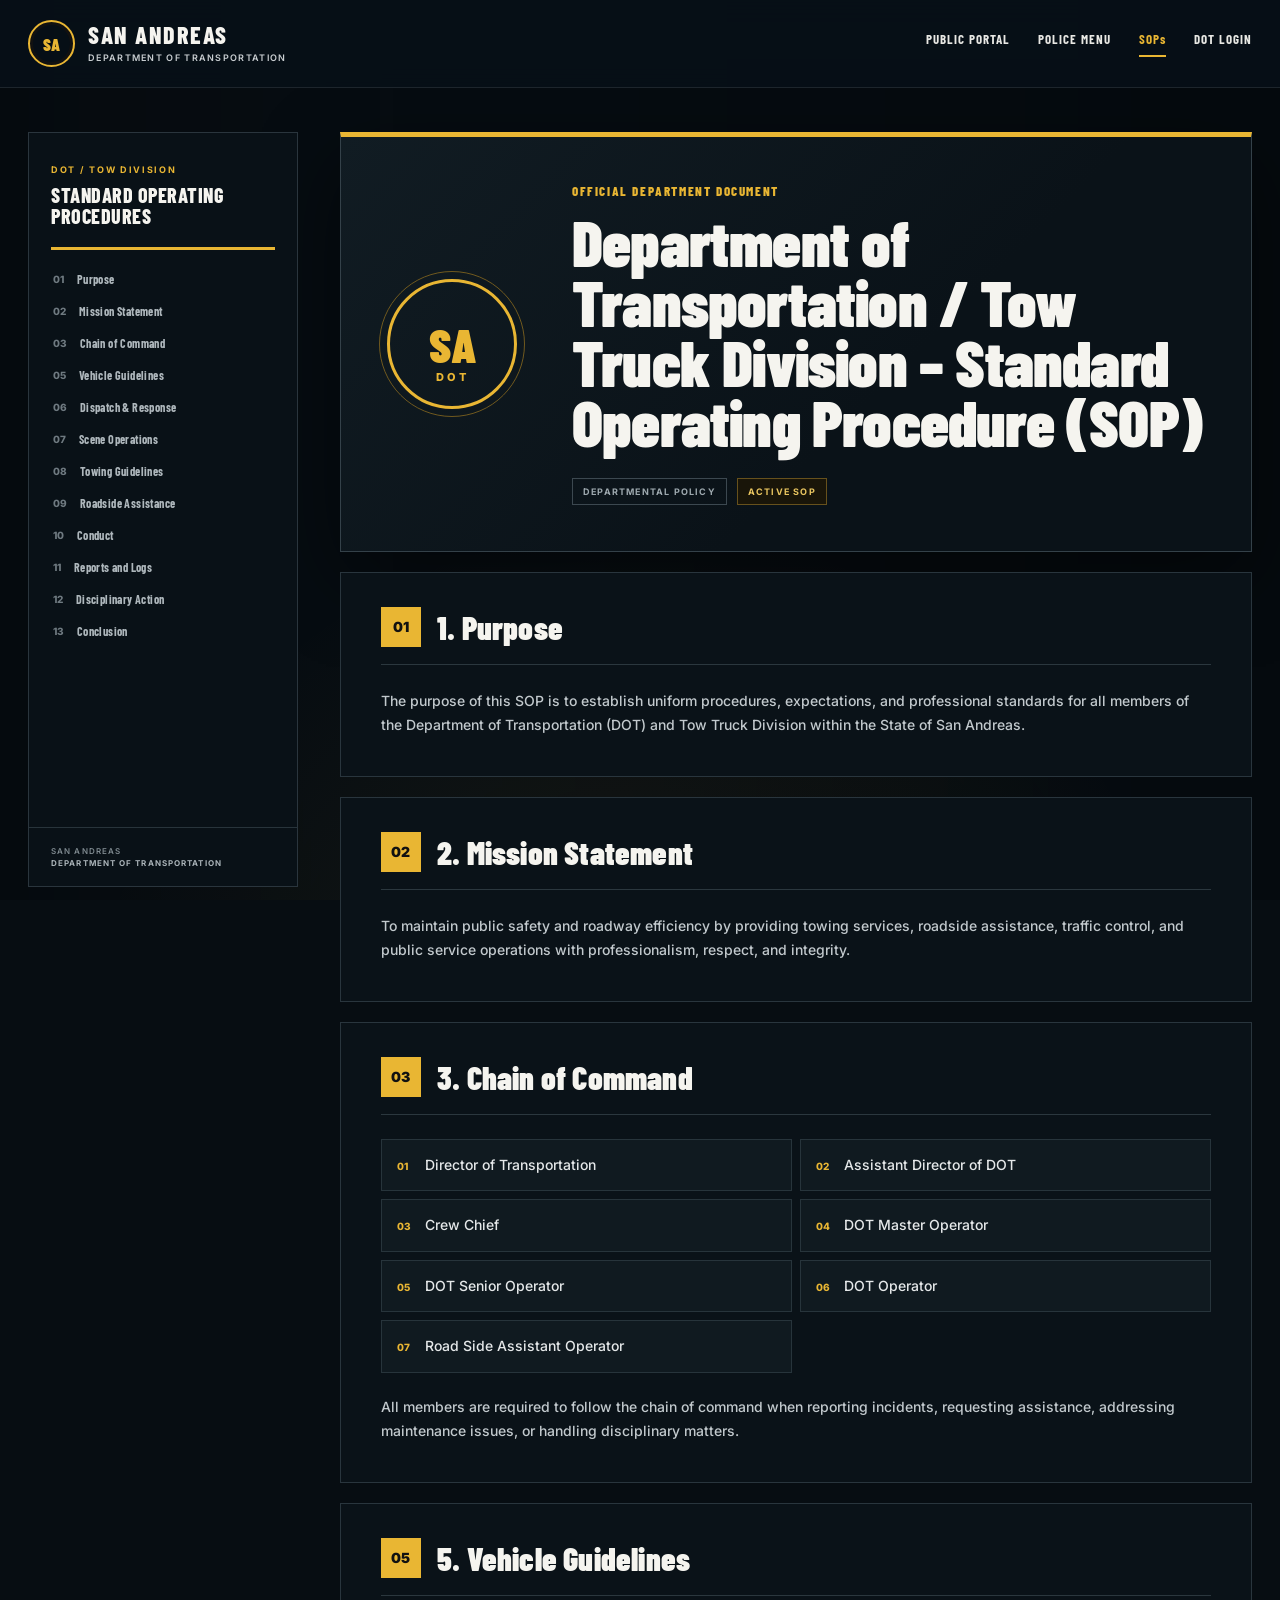
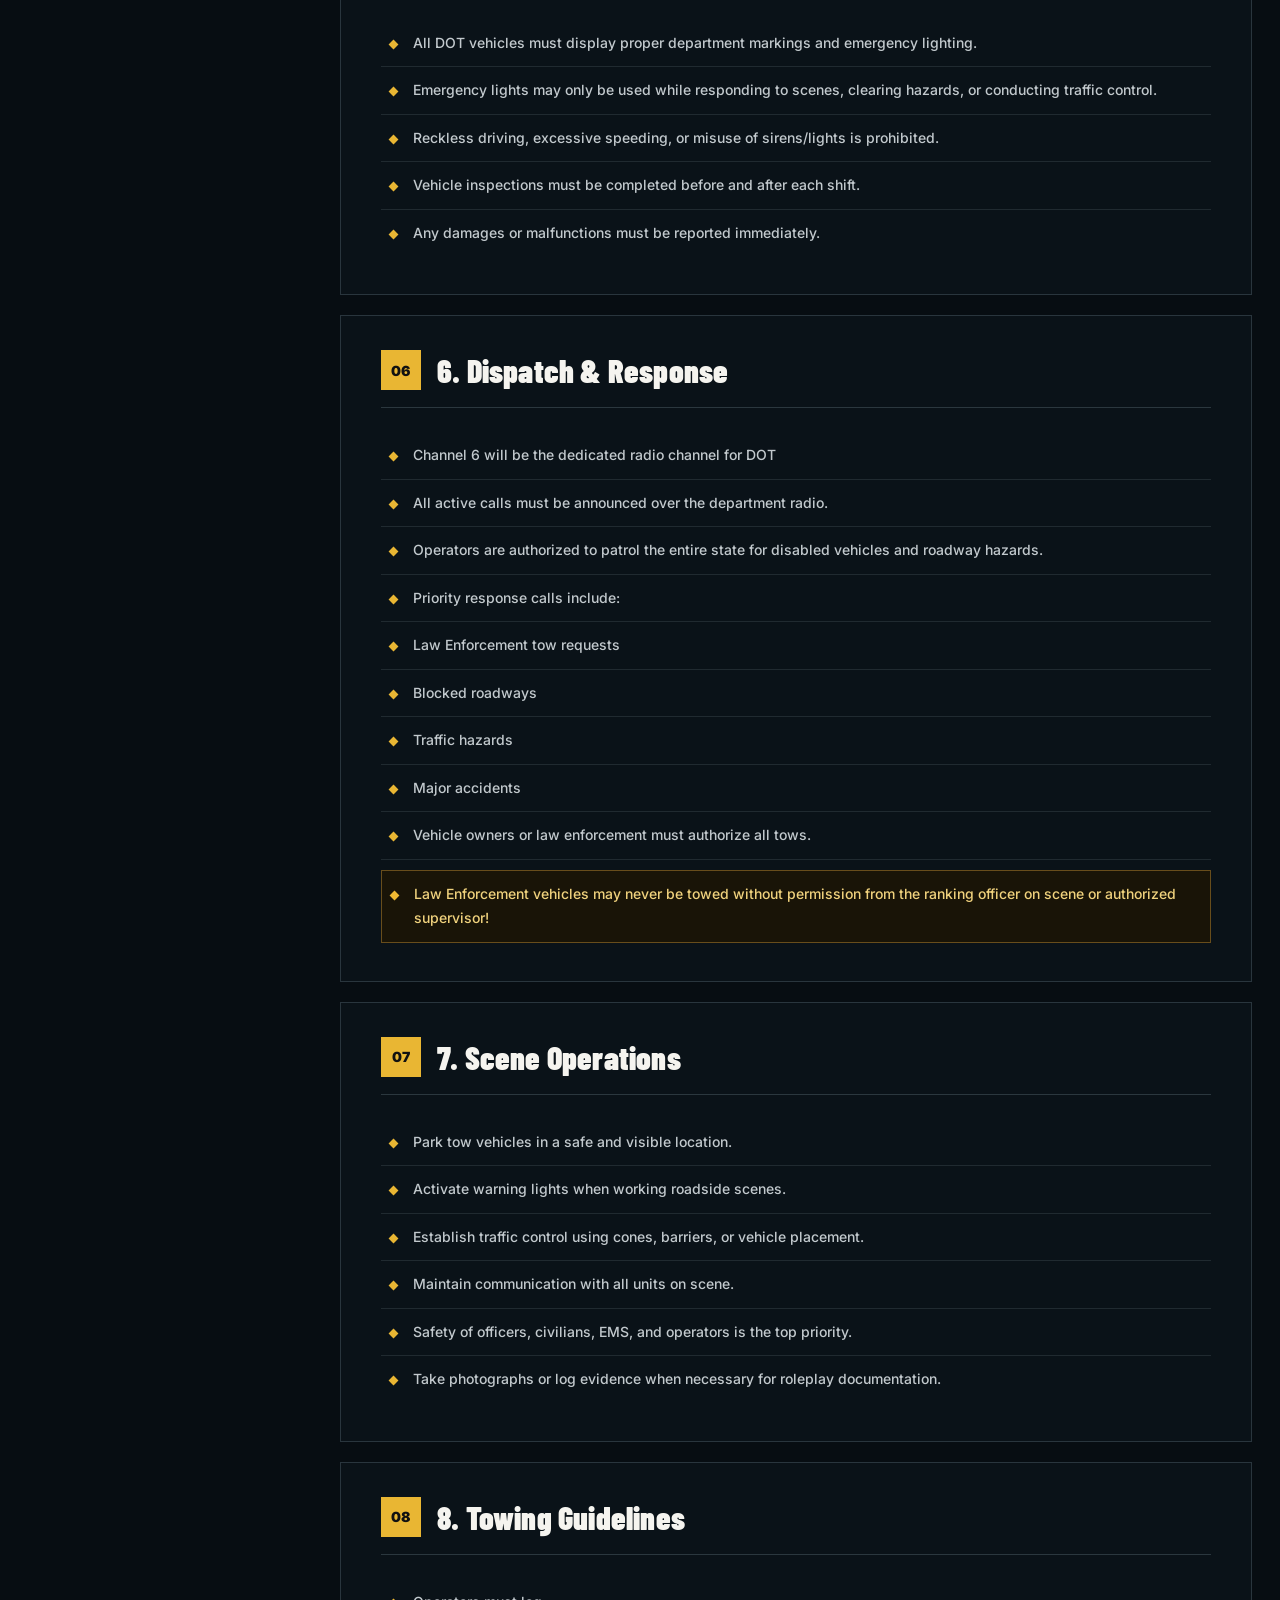
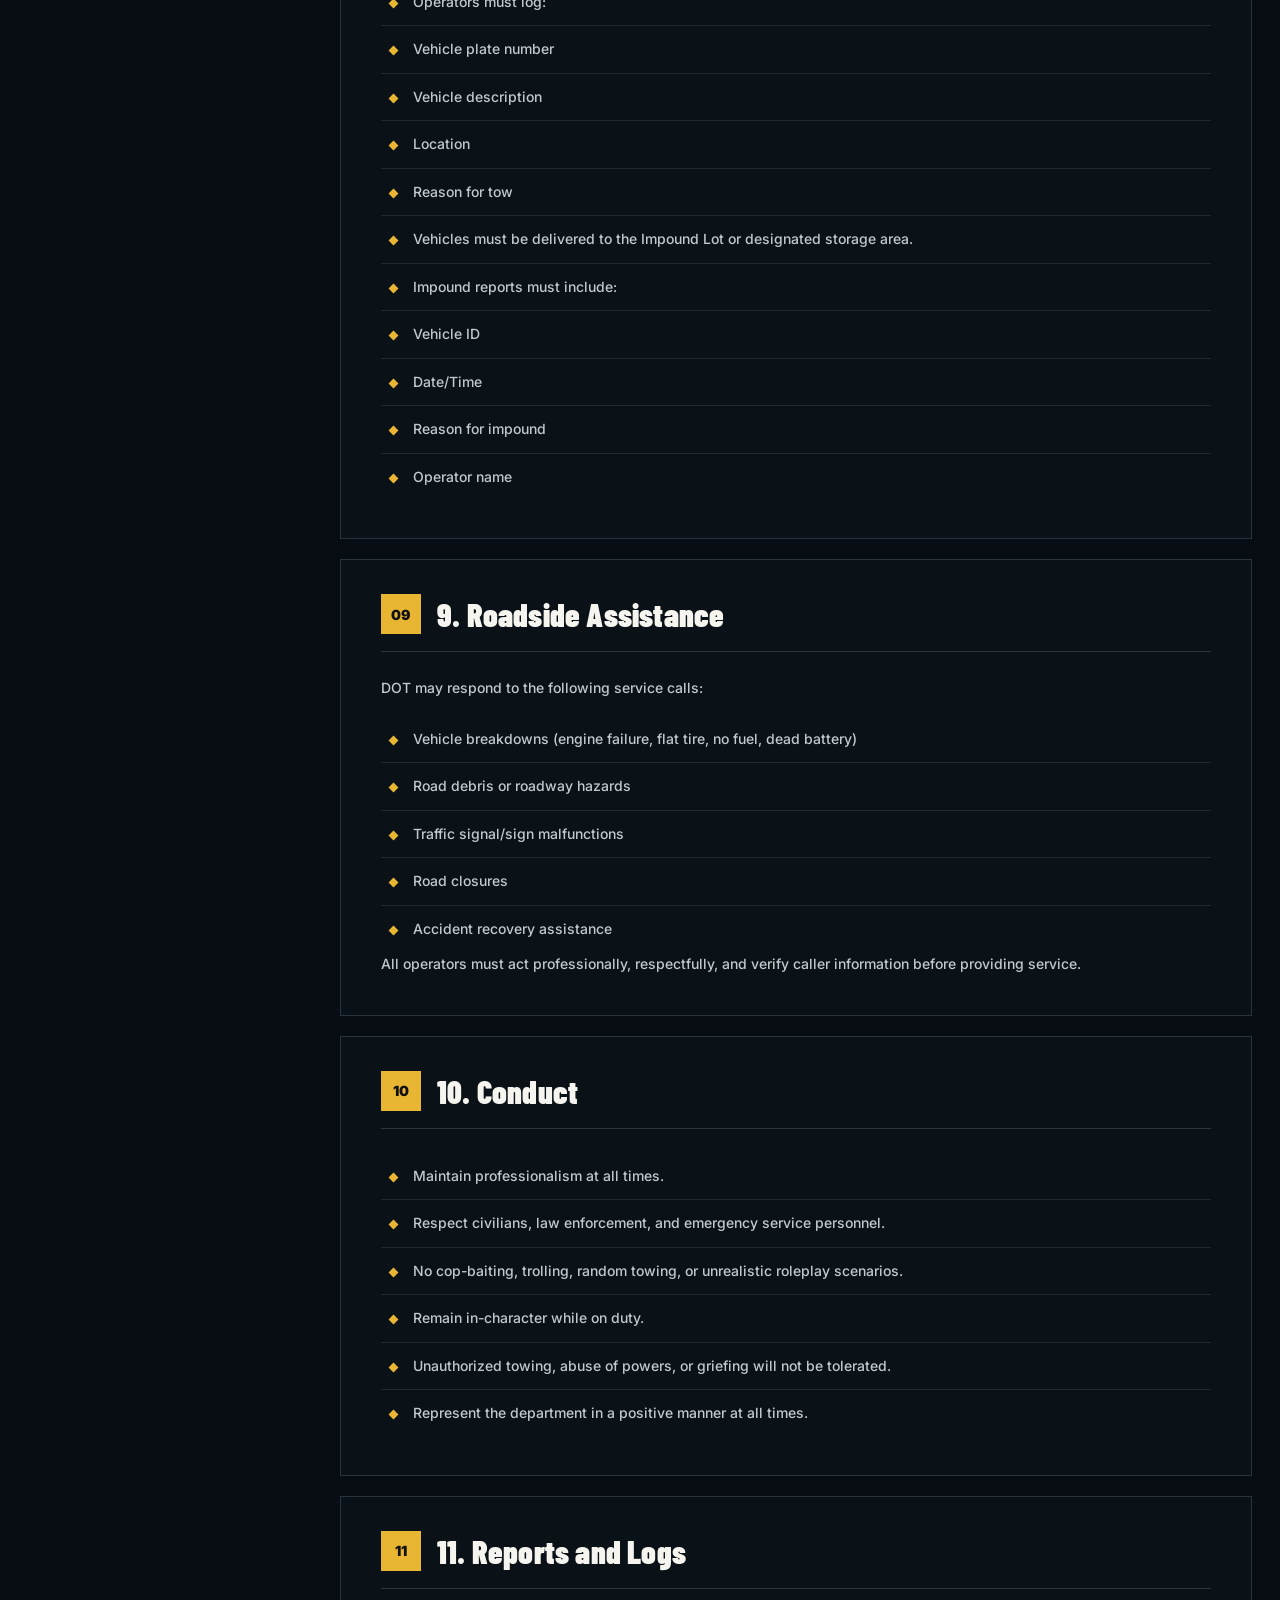
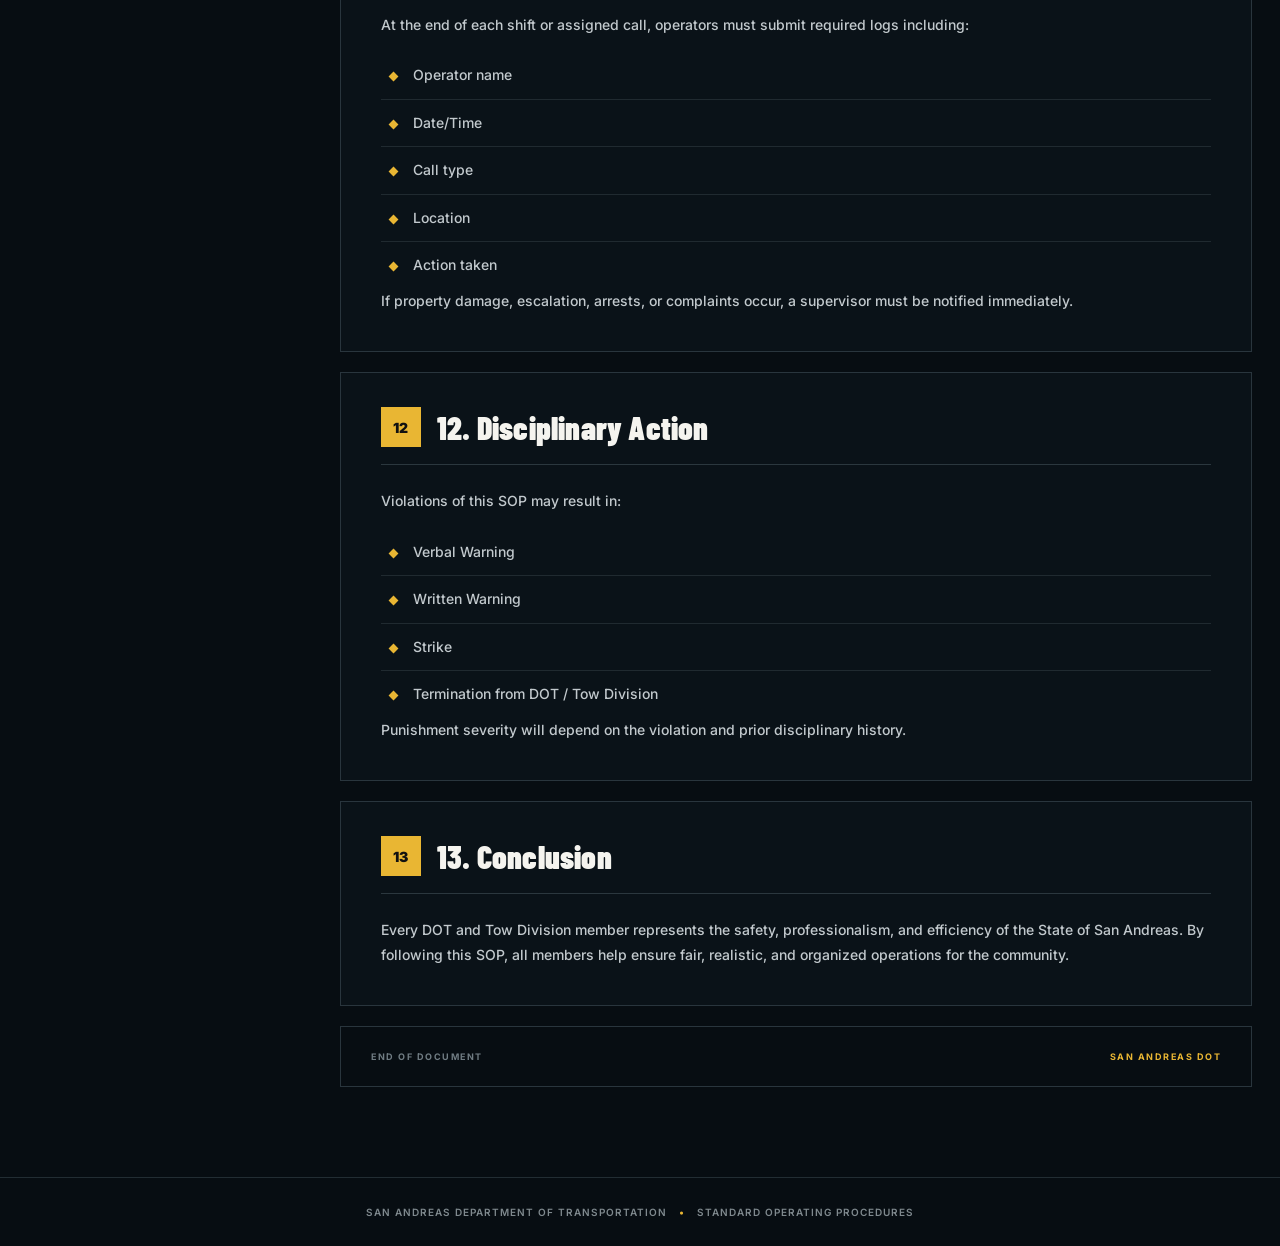
<file: sop.html>
<!doctype html><html lang="en"><head><meta charset="utf-8"><meta name="viewport" content="width=device-width,initial-scale=1"><title>San Andreas DOT | Standard Operating Procedures</title><link rel="stylesheet" href="style.css?v=43518"></head><body class="sopbody"><header><div class="brand"><div class="seal">SA</div><div><b>SAN ANDREAS</b><span>DEPARTMENT OF TRANSPORTATION</span></div></div><nav><a href="index.html">PUBLIC PORTAL</a><a href="police.html">POLICE MENU</a><a class="active" href="sop.html">SOPs</a><a href="login.html">DOT LOGIN</a></nav></header>
<main class="sop-shell">
<aside class="sop-sidebar"><div class="sop-side-head"><span>DOT / TOW DIVISION</span><b>STANDARD OPERATING<br>PROCEDURES</b></div><div class="sop-rule"></div><nav class="sop-nav"><a href="#s1"><span>01</span>Purpose</a><a href="#s2"><span>02</span>Mission Statement</a><a href="#s3"><span>03</span>Chain of Command</a><a href="#s5"><span>05</span>Vehicle Guidelines</a><a href="#s6"><span>06</span>Dispatch &amp; Response</a><a href="#s7"><span>07</span>Scene Operations</a><a href="#s8"><span>08</span>Towing Guidelines</a><a href="#s9"><span>09</span>Roadside Assistance</a><a href="#s10"><span>10</span>Conduct</a><a href="#s11"><span>11</span>Reports and Logs</a><a href="#s12"><span>12</span>Disciplinary Action</a><a href="#s13"><span>13</span>Conclusion</a></nav><div class="sop-side-foot">SAN ANDREAS<br><b>DEPARTMENT OF TRANSPORTATION</b></div></aside>
<article class="sop-document"><div class="sop-cover"><div class="sop-doc-seal">SA<span>DOT</span></div><div><div class="eyebrow">OFFICIAL DEPARTMENT DOCUMENT</div><h1>Department of Transportation / Tow Truck Division – Standard Operating Procedure (SOP)</h1><div class="sop-meta"><span>DEPARTMENTAL POLICY</span><span>ACTIVE SOP</span></div></div></div>
<section id="s1" class="sop-section"><h2><span>01</span>1. Purpose</h2><p>The purpose of this SOP is to establish uniform procedures, expectations, and professional standards for all members of the Department of Transportation (DOT) and Tow Truck Division within the State of San Andreas.</p></section>
<section id="s2" class="sop-section"><h2><span>02</span>2. Mission Statement</h2><p>To maintain public safety and roadway efficiency by providing towing services, roadside assistance, traffic control, and public service operations with professionalism, respect, and integrity.</p></section>
<section id="s3" class="sop-section"><h2><span>03</span>3. Chain of Command</h2><ol class="command-list"><li>Director of Transportation </li><li>Assistant Director of DOT </li><li>Crew Chief </li><li>DOT Master Operator </li><li>DOT Senior Operator </li><li>DOT Operator </li><li>Road Side Assistant Operator  </li></ol><p>All members are required to follow the chain of command when reporting incidents, requesting assistance, addressing maintenance issues, or handling disciplinary matters.</p></section>
<section id="s5" class="sop-section"><h2><span>05</span>5. Vehicle Guidelines</h2><ul><li>All DOT vehicles must display proper department markings and emergency lighting.</li><li>Emergency lights may only be used while responding to scenes, clearing hazards, or conducting traffic control.</li><li>Reckless driving, excessive speeding, or misuse of sirens/lights is prohibited.</li><li>Vehicle inspections must be completed before and after each shift.</li><li>Any damages or malfunctions must be reported immediately.</li></ul></section>
<section id="s6" class="sop-section"><h2><span>06</span>6. Dispatch &amp; Response</h2><ul><li>Channel 6 will be the dedicated radio channel for DOT</li><li>All active calls must be announced over the department radio.</li><li>Operators are authorized to patrol the entire state for disabled vehicles and roadway hazards.</li><li>Priority response calls include:</li><li>Law Enforcement tow requests</li><li>Blocked roadways</li><li>Traffic hazards</li><li>Major accidents</li><li>Vehicle owners or law enforcement must authorize all tows.</li><li class="sop-alert">Law Enforcement vehicles may never be towed without permission from the ranking officer on scene or authorized supervisor!</li></ul></section>
<section id="s7" class="sop-section"><h2><span>07</span>7. Scene Operations</h2><ul><li>Park tow vehicles in a safe and visible location.</li><li>Activate warning lights when working roadside scenes.</li><li>Establish traffic control using cones, barriers, or vehicle placement.</li><li>Maintain communication with all units on scene.</li><li>Safety of officers, civilians, EMS, and operators is the top priority.</li><li>Take photographs or log evidence when necessary for roleplay documentation.</li></ul></section>
<section id="s8" class="sop-section"><h2><span>08</span>8. Towing Guidelines</h2><ul><li>Operators must log:</li><li>Vehicle plate number</li><li>Vehicle description</li><li>Location</li><li>Reason for tow</li><li>Vehicles must be delivered to the Impound Lot or designated storage area.</li><li>Impound reports must include:</li><li>Vehicle ID</li><li>Date/Time</li><li>Reason for impound</li><li>Operator name</li></ul></section>
<section id="s9" class="sop-section"><h2><span>09</span>9. Roadside Assistance</h2><p>DOT may respond to the following service calls:</p><ul><li>Vehicle breakdowns (engine failure, flat tire, no fuel, dead battery)</li><li>Road debris or roadway hazards</li><li>Traffic signal/sign malfunctions</li><li>Road closures</li><li>Accident recovery assistance</li></ul><p>All operators must act professionally, respectfully, and verify caller information before providing service.</p></section>
<section id="s10" class="sop-section"><h2><span>10</span>10. Conduct</h2><ul><li>Maintain professionalism at all times.</li><li>Respect civilians, law enforcement, and emergency service personnel.</li><li>No cop-baiting, trolling, random towing, or unrealistic roleplay scenarios.</li><li>Remain in-character while on duty.</li><li>Unauthorized towing, abuse of powers, or griefing will not be tolerated.</li><li>Represent the department in a positive manner at all times.</li></ul></section>
<section id="s11" class="sop-section"><h2><span>11</span>11. Reports and Logs</h2><p>At the end of each shift or assigned call, operators must submit required logs including:</p><ul><li>Operator name</li><li>Date/Time</li><li>Call type</li><li>Location</li><li>Action taken</li></ul><p>If property damage, escalation, arrests, or complaints occur, a supervisor must be notified immediately.</p></section>
<section id="s12" class="sop-section"><h2><span>12</span>12. Disciplinary Action</h2><p>Violations of this SOP may result in:</p><ul><li>Verbal Warning</li><li>Written Warning</li><li>Strike</li><li>Termination from DOT / Tow Division</li></ul><p>Punishment severity will depend on the violation and prior disciplinary history.</p></section>
<section id="s13" class="sop-section"><h2><span>13</span>13. Conclusion</h2><p>Every DOT and Tow Division member represents the safety, professionalism, and efficiency of the State of San Andreas. By following this SOP, all members help ensure fair, realistic, and organized operations for the community.</p></section>
<div class="sop-end"><span>END OF DOCUMENT</span><b>SAN ANDREAS DOT</b></div></article></main><footer>SAN ANDREAS DEPARTMENT OF TRANSPORTATION <span>•</span> STANDARD OPERATING PROCEDURES</footer></body></html>
</file>
<file: style.css>
@import url('https://fonts.googleapis.com/css2?family=Barlow+Condensed:wght@500;600;700;800;900&family=Inter:wght@400;500;600;700&display=swap');
:root{--bg:#081017;--panel:#0d161d;--gold:#e9b633;--gold2:#ffcf4a;--text:#f5f4ef;--muted:#9da6ac;--line:#2a3339;--green:#36d878}*{box-sizing:border-box}html{scroll-behavior:smooth}body{margin:0;background:radial-gradient(circle at 70% 15%,#26313a 0,#101820 30%,#070d12 70%);color:var(--text);font-family:Inter,Arial,sans-serif;min-height:100vh}body:before{content:"";position:fixed;inset:0;pointer-events:none;background:linear-gradient(90deg,rgba(0,0,0,.18),transparent 30%,rgba(0,0,0,.2)),radial-gradient(circle at 50% 120%,rgba(233,182,51,.08),transparent 45%);z-index:-1}header{height:88px;padding:0 max(28px,calc((100% - 1240px)/2));display:flex;align-items:center;border-bottom:1px solid #ffffff18;background:#071018e8;backdrop-filter:blur(14px);position:sticky;top:0;z-index:10}.brand{display:flex;align-items:center;gap:13px}.brand b{font:800 24px/1 Barlow Condensed,sans-serif;letter-spacing:1.5px}.brand span{display:block;font:600 9px/1.2 Inter;letter-spacing:1.3px;margin-top:5px;color:#c9ced1}.seal{width:47px;height:47px;border:2px solid var(--gold);box-shadow:inset 0 0 0 3px #111;border-radius:50%;display:grid;place-items:center;color:var(--gold);font:900 17px Barlow Condensed}nav{margin-left:auto;display:flex;gap:28px}nav a{color:#e8e8e4;text-decoration:none;font:700 13px Barlow Condensed;letter-spacing:1px;cursor:pointer}.active{color:var(--gold)!important;border-bottom:2px solid var(--gold);padding-bottom:8px}main{max-width:1240px;margin:auto;padding:0 28px}.hero{min-height:calc(100vh - 88px);display:flex;align-items:center;position:relative;overflow:hidden}.hero:after{content:"";position:absolute;right:0;bottom:10%;width:55%;height:55%;background:linear-gradient(145deg,transparent 20%,#1a232a 20% 23%,transparent 23% 31%,#11191f 31% 48%,transparent 48%);opacity:.65;filter:drop-shadow(0 30px 30px #000)}.hero-copy{position:relative;z-index:1;max-width:650px}.eyebrow{font:800 13px Barlow Condensed;letter-spacing:1.6px;color:var(--gold);margin-bottom:13px}.hero h1,.screen h2,.faq h2,.admin h2{font:900 76px/.82 Barlow Condensed,sans-serif;letter-spacing:-1px;margin:0 0 22px}.hero p{font:600 18px/1.5 Barlow Condensed;color:#e5e5df;text-transform:uppercase;letter-spacing:.4px;max-width:470px}.hero button,.gold{margin-top:18px;background:linear-gradient(#f5c84c,#dca82a);color:#101010;border:0;border-radius:4px;padding:18px 27px;font:800 16px Barlow Condensed;letter-spacing:.5px;cursor:pointer;box-shadow:0 8px 30px #0008}.hero button span{margin-left:12px}.features{display:flex;gap:38px;margin-top:58px}.features>span{display:grid;grid-template-columns:auto auto;column-gap:9px;font-size:28px;color:#e9e9e5}.features b{font:700 12px Barlow Condensed;align-self:end}.features small{grid-column:2;font:500 10px Barlow Condensed;color:#9fa5a8}.screen{min-height:calc(100vh - 88px);max-width:720px;margin:auto;display:flex;flex-direction:column;justify-content:center;text-align:center;padding:65px 0}.hidden{display:none!important}.screen h2{font-size:58px;line-height:.95}.screen>p{color:#b9c0c4;line-height:1.65;max-width:580px;margin:0 auto 24px}.lookupbox{margin-top:26px;padding:22px;background:#090f14d9;border:1px solid var(--line);border-radius:5px;box-shadow:0 20px 80px #0009}.lookupbox input,.adminbar input{width:100%;background:#0b1217;border:1px solid #364149;border-radius:4px;color:#fff;padding:18px;font-size:16px;outline:none}.lookupbox input:focus,.adminbar input:focus{border-color:var(--gold)}.lookupbox button{width:100%;margin-top:15px;background:linear-gradient(#f5c84c,#dca82a);border:0;padding:17px;font:800 17px Barlow Condensed;cursor:pointer}.vehicle-card{display:grid;grid-template-columns:220px 1fr;gap:20px;text-align:left;background:#0a1116;border:1px solid #3a4247;border-radius:5px;padding:13px}.car-placeholder{height:145px;border-radius:3px;background:linear-gradient(145deg,#1b252c,#090d10);display:grid;place-items:center;color:var(--gold);font:900 36px Barlow Condensed;text-align:center}.car-placeholder span{font-size:16px;color:#fff}.vehicle-card>div:last-child{display:flex;flex-direction:column;justify-content:center}.vehicle-card small{color:#8e979c;font:600 10px Barlow Condensed;letter-spacing:1px}.vehicle-card strong{font:700 17px Barlow Condensed;margin-bottom:10px}.fee{display:flex;justify-content:center;align-items:center;gap:20px;margin:18px 0;background:#0a1116;border:1px solid #3a4247;padding:18px}.fee>span{font:900 50px Barlow Condensed;color:var(--gold)}.fee small{display:block;font:700 11px Barlow Condensed}.fee b,.big-price{font:900 43px Barlow Condensed}.big-price{color:var(--gold);font-size:64px;margin:-5px 0 24px}.screen .gold{width:100%}.payment-option{display:flex;align-items:center;gap:18px;text-align:left;padding:24px;background:#0a1116;border:1px solid #3a4247;border-radius:5px;cursor:pointer}.payment-option:hover{border-color:var(--gold)}.bankicon{font-size:34px}.payment-option b,.payment-option small{display:block}.payment-option b{font:800 18px Barlow Condensed;color:var(--gold2)}.payment-option small{color:#a9b0b4;font-size:11px;margin-top:6px}.payment-option>span{margin-left:auto;font-size:30px;color:var(--gold)}.rpnote{font-size:9px;color:#778087;letter-spacing:.8px;margin-top:24px}.loader{width:80px;height:80px;border:7px solid #333;border-top-color:var(--gold);border-radius:50%;margin:0 auto 30px;animation:spin 1s linear infinite}@keyframes spin{to{transform:rotate(360deg)}}.steps{background:#0a1116;border:1px solid #333;padding:22px;text-align:left;line-height:2.4;color:#d4d8da;max-width:460px;width:100%;margin:10px auto}.steps div:First-letter{color:var(--gold)}.steps .pending{color:#737b80}.success{width:88px;height:88px;border:3px solid var(--green);border-radius:50%;display:grid;place-items:center;color:var(--green);font-size:50px;margin:0 auto 25px;box-shadow:0 0 35px #36d87844}.receiptbox{background:#0a1116;border:1px solid #354047;padding:10px 22px;margin:25px 0}.receiptbox div{display:flex;justify-content:space-between;padding:14px 0;border-bottom:1px solid #263038}.receiptbox div:last-child{border:0}.receiptbox span{font:600 11px Barlow Condensed;color:#9ca5aa}.receiptbox b{font:800 16px Barlow Condensed}.outline{width:100%;margin-top:12px;padding:15px;background:transparent;color:#ddd;border:1px solid #3c454b;border-radius:4px;font:700 14px Barlow Condensed;cursor:pointer}.faq{border-top:1px solid #242e34;padding:80px 0 100px}.faq h2{font-size:50px}.faq p{color:#aab2b6;max-width:600px;line-height:1.7}footer{border-top:1px solid #222d33;text-align:center;padding:28px;color:#7f898e;font:600 10px Inter;letter-spacing:1px}footer span{color:var(--gold);margin:0 8px}.adminbody{background:#080e13}.admin{max-width:1240px;padding-top:70px}.admin h2{font-size:56px;margin-bottom:10px}.admin>p{color:#8e989e}.adminbar{display:grid;grid-template-columns:1fr 150px 180px;gap:14px;margin:35px 0 18px}.stat{background:#0c141a;border:1px solid #273138;padding:12px 18px}.stat small{display:block;color:#7f898e;font:600 9px Inter}.stat b{font:800 24px Barlow Condensed;color:var(--gold)}.tablewrap{border:1px solid #263138;background:#0a1116;overflow:auto}table{width:100%;border-collapse:collapse;min-width:760px}th{font:700 11px Barlow Condensed;color:#8f999e;text-align:left;background:#10191f;padding:14px}td{padding:15px 14px;border-top:1px solid #202a30;font:600 13px Barlow Condensed}.paid{color:#fff}.paid:after{content:"PAID";background:#208d50;color:#fff;padding:4px 8px;border-radius:4px;margin-left:-28px}.empty{text-align:center;padding:40px;color:#747e83}.admin-actions{display:flex;justify-content:space-between;align-items:center;margin:22px 0 80px}.admin-actions a{color:#aaa;text-decoration:none;font-size:12px}.danger{background:#5e252a;color:#fff;border:0;padding:12px 15px;font:700 11px Inter;cursor:pointer}@media(max-width:700px){header{height:74px;padding:0 16px}.brand b{font-size:19px}.brand span{font-size:7px}.seal{width:39px;height:39px}nav{gap:12px}nav a{font-size:10px}main{padding:0 18px}.hero{min-height:calc(100vh - 74px)}.hero h1{font-size:58px}.hero:after{display:none}.features{gap:15px;flex-wrap:wrap}.screen{min-height:calc(100vh - 74px)}.screen h2{font-size:44px}.vehicle-card{grid-template-columns:1fr}.adminbar{grid-template-columns:1fr 1fr}.adminbar input{grid-column:1/-1}.admin h2{font-size:45px}}@media print{header,footer,.outline,.gold,.faq{display:none!important}body{background:#fff;color:#111}.screen{min-height:0;padding:30px}.receiptbox{background:#fff;color:#111;border:1px solid #111}.eyebrow{color:#333}}
/* Interactive RP v2 additions */
.record{max-width:760px;margin:25px auto;border:1px solid #39444c;background:rgba(4,11,16,.86);border-radius:7px;overflow:hidden;text-align:left}.recordtop{display:grid;grid-template-columns:1fr 2fr 1fr;padding:22px;background:rgba(255,255,255,.035);gap:20px}.recordtop div,.recordgrid div{display:flex;flex-direction:column;gap:5px}.record small,.recordgrid small{color:#85919a;font-size:10px;letter-spacing:1.4px}.record strong{font-size:18px}.recordgrid{display:grid;grid-template-columns:1fr 1fr;gap:22px;padding:22px}.recordgrid b{font-size:13px}.micro{font-size:10px;letter-spacing:2px;color:#68757e;margin-top:15px}.statusicon{width:82px;height:82px;border-radius:50%;display:grid;place-items:center;margin:0 auto 20px;font-size:55px;border:3px solid}.statusicon.bad{color:#e25858;border-color:#e25858}.checkcard{max-width:700px;margin:25px auto;text-align:left}.checkcard label{display:flex;gap:16px;padding:22px;border:1px solid #34404a;background:#081116;margin:12px 0;border-radius:6px;cursor:pointer}.checkcard input{width:22px;height:22px;accent-color:#e7b63d}.checkcard span{display:flex;flex-direction:column;gap:6px}.checkcard small{color:#8f9aa2}.error{min-height:24px;color:#f16b6b;font-size:13px}.bankcard{max-width:600px;margin:25px auto;background:linear-gradient(135deg,#202c35,#071017);border:1px solid #48545d;border-radius:14px;padding:30px;display:flex;justify-content:space-between;text-align:left;box-shadow:0 20px 50px #0008}.bankcard small{display:block;color:#9aa5ac;letter-spacing:2px}.bankcard b{font-size:34px}.bankmark{text-align:right;color:#e7b63d;font-weight:900;letter-spacing:2px}.payment-summary{max-width:600px;margin:15px auto 25px;padding:18px;border-top:1px solid #34404a;border-bottom:1px solid #34404a;display:flex;justify-content:space-between}.step{opacity:.35;transition:.3s}.step.done{opacity:1;color:#e7b63d}.green{color:#56d887!important}.adminhead{display:flex;justify-content:space-between;align-items:end;gap:20px}.compact{width:auto!important;padding:14px 20px!important}.stats{display:grid;grid-template-columns:repeat(3,1fr);gap:14px;margin:25px 0}.stats .stat{background:#091116;border:1px solid #29353d;border-radius:6px;padding:20px}.stats .stat b{font-size:28px;display:block}.tabs{display:flex;gap:5px;border-bottom:1px solid #303a41;margin-top:25px}.tab{background:none!important;color:#8e989f!important;border:0!important;border-bottom:3px solid transparent!important;padding:15px 18px!important;width:auto!important}.tab.active{color:#e7b63d!important;border-bottom-color:#e7b63d!important}.badge{display:inline-block;padding:5px 9px;border-radius:4px;font-size:10px;font-weight:800}.badge.unpaid{background:#4d3812;color:#f1c85e}.badge.paid{background:#164c2c;color:#6fe29b}.badge.released{background:#24303a;color:#9eb0bd}.mini{padding:7px 9px!important;width:auto!important;font-size:10px!important}.mini.ghost{background:transparent!important;color:#8e989f!important;border:1px solid #39434a!important;margin-left:5px}.modal{position:fixed;inset:0;background:#000c;z-index:20;display:grid;place-items:center;padding:20px}.modal.hidden{display:none}.modalcard{width:min(720px,95vw);background:#081116;border:1px solid #3d4951;border-radius:8px;padding:32px;position:relative;box-shadow:0 30px 100px #000}.modalx{position:absolute;right:16px;top:12px;background:none!important;color:white!important;width:auto!important;font-size:28px!important}.formgrid{display:grid;grid-template-columns:1fr 1fr;gap:15px;margin:20px 0}.formgrid label{font-size:10px;letter-spacing:1.4px;color:#9da7ad}.formgrid input,.formgrid select{display:block;width:100%;box-sizing:border-box;margin-top:7px;padding:13px;background:#0d171d;border:1px solid #36424a;color:white;border-radius:4px}.formgrid .wide{grid-column:1/-1}.faqitem{max-width:800px;margin:10px auto;border:1px solid #2f3b43;background:#081116;text-align:left}.faqitem button{width:100%;background:none!important;color:white!important;display:flex;justify-content:space-between;padding:18px!important}.faqitem p{display:none;padding:0 18px 18px;margin:0;color:#9da7ad}.faqitem.open p{display:block}@media(max-width:700px){.recordtop,.recordgrid,.formgrid,.stats{grid-template-columns:1fr}.adminhead{align-items:stretch;flex-direction:column}.formgrid .wide{grid-column:auto}}
/* DOT staff authentication */
.login-card{width:min(520px,100%);margin:24px auto 0;padding:28px;background:#081116;border:1px solid #34414a;border-radius:8px;text-align:left;box-shadow:0 25px 80px #0008}.login-card label{display:block;color:#9da7ad;font:700 10px Inter;letter-spacing:1.3px;margin-bottom:16px}.login-card input{display:block;width:100%;margin-top:8px;padding:15px;background:#0d171d;border:1px solid #36424a;border-radius:4px;color:#fff;font-size:15px;outline:none}.login-card input:focus{border-color:var(--gold)}.login-card .gold{width:100%}.rolepill{display:inline-block;padding:5px 9px;border-radius:4px;font:800 10px Inter;letter-spacing:.6px}.rolepill.admin{background:#614716;color:#ffd96d}.rolepill.operator{background:#173c54;color:#7ed1ff}.staffbox{display:flex;align-items:center;gap:10px;color:#aab2b7;font-size:11px}.staffbox b{color:#fff}.logout{background:transparent;border:1px solid #46525a;color:#ddd;padding:8px 10px;border-radius:4px;cursor:pointer}.permission-note{padding:12px 14px;border:1px solid #4b3c1b;background:#171309;color:#d7bd75;font-size:11px;margin:12px 0}.toggleline{display:flex!important;align-items:center;gap:12px;color:#fff!important;font-size:12px!important}.toggleline input{width:20px!important;height:20px;margin:0!important;accent-color:var(--gold)}

/* v4.1 Police Tow Request */
.police-menu-link{display:flex;align-items:center;gap:11px;margin-right:34px;padding:10px 30px 10px 4px;border-right:1px solid #29343b;color:#cfd6da;text-decoration:none;font:700 9px/1.05 Inter;letter-spacing:1.2px}.police-menu-link b{font:900 14px Barlow Condensed;color:#fff;letter-spacing:1.5px}.police-menu-link>span:last-child{padding-top:2px;line-height:1.15}.police-shield{width:30px;height:34px;display:grid;place-items:center;clip-path:polygon(50% 0,92% 16%,86% 70%,50% 100%,14% 70%,8% 16%);background:#b7c0c5;color:#0a1217;font-size:11px}.police-menu-link:hover .police-shield,.active-police .police-shield{background:var(--gold)}.policebody{background:radial-gradient(circle at 50% 10%,#1d2931,#071016 55%)}.police-main{max-width:1050px;padding-bottom:90px}.police-hero{text-align:center;padding:70px 0 24px}.police-hero h1{font:900 68px/.86 Barlow Condensed;margin:0 0 18px}.police-hero p{color:#aeb8be;max-width:610px;margin:auto;line-height:1.6}.plate-stage{display:flex;justify-content:center;padding:18px 0 55px}.sa-plate{position:relative;width:min(690px,94vw);aspect-ratio:1.97/1;border-radius:14px;background:linear-gradient(115deg,#f6f7f7,#dfe2e3 38%,#fafafa 56%,#d5d9da);border:4px solid #aeb4b7;box-shadow:inset 0 0 0 5px #eef0f0,inset 0 0 22px #8e949766,0 25px 80px #000a;color:#111;overflow:hidden}.sa-plate:after{content:"";position:absolute;inset:0;background:linear-gradient(100deg,transparent 10%,#fff7 23%,transparent 35%,#aaa2 60%,transparent 70%);pointer-events:none}.plate-screw{position:absolute;width:20px;height:20px;border-radius:50%;background:radial-gradient(circle at 35% 30%,#fff4c0 0 10%,#b58a3f 35%,#49331d 70%);border:2px solid #544126;box-shadow:0 2px 3px #0008;z-index:2}.plate-screw.tl{left:23%;top:8%}.plate-screw.tr{right:23%;top:8%}.plate-screw.bl{left:23%;bottom:8%}.plate-screw.br{right:23%;bottom:8%}.aug{position:absolute;left:6%;top:13%;background:#fffedb;padding:3px 9px;font:900 clamp(30px,5vw,53px) Arial;letter-spacing:-2px}.sa-script{position:absolute;top:10%;left:50%;transform:translateX(-50%);color:#c20e0e;font:italic 700 clamp(32px,6vw,61px) cursive;white-space:nowrap;text-shadow:0 1px 1px #fff}.reg-sticker{position:absolute;right:6%;top:13%;width:16%;height:20%;background:#f47829;border:2px solid #c94f0b;display:grid;grid-template-columns:18px 1fr;grid-template-rows:1fr 16px;align-items:center;text-align:center;font-family:Arial}.reg-sticker small{font-size:9px}.reg-sticker b{font-size:clamp(20px,3vw,33px)}.reg-sticker span{grid-column:1/-1;font-size:10px}.sa-plate input{position:absolute;left:18%;right:18%;top:42%;width:64%;background:transparent;border:0;border-bottom:3px solid #1c252a33;text-align:center;color:#111;font:900 clamp(45px,9vw,92px)/1 Barlow Condensed,Arial;letter-spacing:8px;text-transform:uppercase;outline:none;z-index:3}.sa-plate input::placeholder{color:#7d8386;opacity:.35;letter-spacing:4px}.exempt{position:absolute;bottom:6%;left:50%;transform:translateX(-50%);color:#bd1111;font:800 clamp(17px,3vw,29px) Arial;white-space:nowrap}.police-form-card{background:#081116;border:1px solid #33414a;border-top:4px solid var(--gold);border-radius:6px;padding:32px;box-shadow:0 30px 80px #0007}.request-head{display:flex;justify-content:space-between;align-items:center;border-bottom:1px solid #26333b;padding-bottom:20px}.request-head h2{font:900 42px Barlow Condensed;margin:0}.request-status{font:700 10px Inter;color:#8fa0aa;letter-spacing:1px}.request-status span{display:inline-block;width:8px;height:8px;border-radius:50%;background:#36d878;box-shadow:0 0 10px #36d878;margin-right:6px}.police-grid textarea{display:block;width:100%;box-sizing:border-box;margin-top:7px;padding:13px;background:#0d171d;border:1px solid #36424a;color:white;border-radius:4px;resize:vertical}.police-submit{width:100%;font-size:18px}.tow-success{max-width:700px;margin:90px auto;text-align:center}.tow-success h2{font:900 70px Barlow Condensed;margin:0 0 15px}.goldtext{color:var(--gold)!important}.tabcount{display:inline-grid;place-items:center;min-width:19px;height:19px;padding:0 5px;margin-left:5px;border-radius:10px;background:#5a4516;color:#ffd568;font-size:9px}.priority{display:inline-block;padding:5px 8px;border-radius:3px;font:800 9px Inter}.priority.routine{background:#25333c;color:#b9c9d2}.priority.urgent{background:#6a4717;color:#ffc45f}.priority.emergency{background:#672127;color:#ff8b91}.tow-actions{display:flex;gap:5px;flex-wrap:wrap}.badge.tow-pending{background:#513d17;color:#f0c963}.badge.tow-claimed,.badge.tow-en.route{background:#173c54;color:#7ed1ff}.badge.tow-on.scene{background:#51305f;color:#dba5ef}.badge.tow-complete,.badge.tow-impounded{background:#164c2c;color:#6fe29b}td small{display:block;color:#7f8b92;margin-top:4px;font-size:10px}@media(max-width:850px){.police-menu-link{margin-right:10px;padding-right:10px}.police-menu-link span:last-child{display:none}.police-hero h1{font-size:52px}.police-form-card{padding:20px}.request-head{align-items:flex-start;gap:10px;flex-direction:column}.sa-plate input{letter-spacing:3px}}

/* v4.3 SOP Portal */
.sopbody{background:#070d12}.sop-shell{max-width:1380px;display:grid;grid-template-columns:270px minmax(0,1fr);gap:42px;padding-top:44px;padding-bottom:90px}.sop-sidebar{position:sticky;top:112px;height:calc(100vh - 145px);border:1px solid #2a353d;background:#091117;display:flex;flex-direction:column}.sop-side-head{padding:24px 22px 20px}.sop-side-head span{font:700 9px Inter;letter-spacing:1.7px;color:var(--gold)}.sop-side-head b{display:block;margin-top:8px;font:800 20px/1.05 Barlow Condensed;letter-spacing:.5px}.sop-rule{height:3px;background:var(--gold);margin:0 22px 13px}.sop-nav{display:block;margin:0;padding:0 12px;overflow:auto}.sop-nav a{display:flex;gap:12px;align-items:center;padding:9px 10px;border-left:2px solid transparent;color:#aeb7bc;text-decoration:none;font:700 12px Barlow Condensed;letter-spacing:.4px}.sop-nav a:hover{background:#101a20;color:#fff;border-left-color:var(--gold)}.sop-nav span{color:#6f7a81;font:800 10px Inter}.sop-side-foot{margin-top:auto;border-top:1px solid #28343b;padding:17px 22px;color:#7f8a90;font:600 8px/1.5 Inter;letter-spacing:1.1px}.sop-side-foot b{color:#aab3b8}.sop-document{min-width:0}.sop-cover{min-height:310px;display:grid;grid-template-columns:150px 1fr;align-items:center;gap:35px;padding:46px;background:linear-gradient(135deg,#111c23,#0a1218 60%);border:1px solid #344149;border-top:5px solid var(--gold);box-shadow:0 28px 80px #0007}.sop-cover h1{max-width:820px;margin:0;font:900 clamp(42px,5vw,70px)/.94 Barlow Condensed;letter-spacing:-.8px}.sop-doc-seal{width:130px;height:130px;border:3px solid var(--gold);outline:1px solid #70591e;outline-offset:7px;border-radius:50%;display:grid;place-items:center;color:var(--gold);font:900 48px/.8 Barlow Condensed}.sop-doc-seal span{display:block;position:absolute;margin-top:67px;font:800 11px Inter;letter-spacing:3px}.sop-meta{display:flex;gap:10px;margin-top:25px}.sop-meta span{padding:7px 10px;border:1px solid #3c4850;color:#9da8ae;font:700 9px Inter;letter-spacing:1.2px}.sop-meta span:last-child{border-color:#67511c;color:#e9c560;background:#191509}.sop-section{scroll-margin-top:115px;margin-top:20px;padding:34px 40px 38px;background:#0a1218;border:1px solid #29353d}.sop-section h2{display:flex;align-items:center;gap:16px;margin:0 0 24px;padding-bottom:17px;border-bottom:1px solid #2b373e;font:900 32px Barlow Condensed;letter-spacing:.2px}.sop-section h2 span{display:grid;place-items:center;width:40px;height:40px;background:var(--gold);color:#111;font:900 14px Inter}.sop-section p,.sop-section li{color:#c2c9cd;font:500 14px/1.75 Inter}.sop-section p{margin:0 0 15px}.sop-section p:last-child{margin-bottom:0}.sop-section ul,.sop-section ol{margin:0;padding:0;list-style:none}.sop-section ul li{position:relative;padding:11px 14px 11px 32px;border-bottom:1px solid #202a30}.sop-section ul li:before{content:"";position:absolute;left:9px;top:21px;width:7px;height:7px;background:var(--gold);transform:rotate(45deg)}.sop-section ul li:last-child{border-bottom:0}.command-list{counter-reset:rank;display:grid!important;grid-template-columns:1fr 1fr;gap:8px;margin-bottom:22px!important}.command-list li{counter-increment:rank;padding:13px 15px;background:#101a20;border:1px solid #27343b;color:#e5e8e9!important}.command-list li:before{content:counter(rank,decimal-leading-zero);display:inline-block;width:28px;color:var(--gold);font:800 10px Inter}.sop-alert{margin-top:10px!important;border:1px solid #684d1b!important;background:#191407!important;color:#f0d27d!important}.sop-alert:before{background:#f0b932!important}.sop-end{margin-top:20px;padding:24px 30px;border:1px solid #29353d;display:flex;justify-content:space-between;color:#707c83;font:700 9px Inter;letter-spacing:1.5px}.sop-end b{color:var(--gold)}@media(max-width:900px){.sop-shell{grid-template-columns:1fr}.sop-sidebar{position:relative;top:auto;height:auto}.sop-nav{display:grid;grid-template-columns:1fr 1fr;padding-bottom:15px}.sop-cover{grid-template-columns:1fr}.sop-doc-seal{width:95px;height:95px;font-size:36px}.command-list{grid-template-columns:1fr}}@media(max-width:650px){.sop-shell{padding-left:15px;padding-right:15px}.sop-cover,.sop-section{padding:25px 20px}.sop-cover h1{font-size:42px}.sop-nav{grid-template-columns:1fr}.sop-section h2{font-size:27px}}
/* v4.4 Tow request vehicle visual cards */
.tow-card-grid{display:grid;grid-template-columns:repeat(auto-fit,minmax(340px,1fr));gap:18px;padding:18px 0}.tow-job{background:linear-gradient(180deg,#121b25,#0c131b);border:1px solid #2a3745;border-radius:14px;overflow:hidden;box-shadow:0 12px 30px #0005}.tow-job.urgent{border-color:#c54435}.tow-job.emergency{border-color:#ef3e35;box-shadow:0 0 0 1px #ef3e3530,0 12px 30px #0006}.tow-visual{height:205px;background:#070b10;position:relative;overflow:hidden}.tow-visual img{width:100%;height:100%;object-fit:cover;display:block}.tow-visual:after{content:"GENERIC VEHICLE REFERENCE";position:absolute;right:10px;bottom:9px;background:#05080bc9;border:1px solid #ffffff2c;padding:5px 8px;border-radius:5px;font-size:9px;letter-spacing:1.2px;color:#cbd4dd}.tow-job-head{display:flex;align-items:center;justify-content:space-between;gap:12px;padding:15px 16px 10px}.tow-job-head h3{margin:0;font-size:22px}.tow-ref{color:#f2b63f;font-size:11px;letter-spacing:1.4px}.tow-fields{display:grid;grid-template-columns:1fr 1fr;border-top:1px solid #26323e}.tow-field{padding:10px 15px;border-bottom:1px solid #202b35;min-width:0}.tow-field:nth-child(odd){border-right:1px solid #202b35}.tow-field.wide{grid-column:1/-1;border-right:0}.tow-field small{display:block;color:#7f91a4;font-size:9px;letter-spacing:1.1px;margin-bottom:4px}.tow-field b,.tow-field span{font-size:13px;overflow-wrap:anywhere}.tow-job-actions{padding:14px 15px;display:flex;gap:8px;flex-wrap:wrap;background:#091018}.vehicle-fallback{height:100%;display:flex;align-items:center;justify-content:center;flex-direction:column;background:radial-gradient(circle at 50% 35%,#243342,#090f15 70%);color:#9aabba;text-align:center}.vehicle-fallback b{font-size:22px;color:#e7edf3;margin-top:7px}.vehicle-fallback span{font-size:10px;letter-spacing:1.4px;margin-top:4px}.tow-note{white-space:pre-wrap}.tow-panel-note{margin:14px 0 0;color:#8393a3;font-size:11px}.tow-panel-note b{color:#c8d2dc}@media(max-width:650px){.tow-card-grid{grid-template-columns:1fr}.tow-fields{grid-template-columns:1fr}.tow-field:nth-child(odd){border-right:0}.tow-field.wide{grid-column:auto}.tow-visual{height:190px}}

/* v4.6 multi-request offline dispatch demo */
.tow-progress{display:grid;grid-template-columns:repeat(5,1fr);gap:0;padding:13px 15px 4px;background:#091018;border-top:1px solid #202b35}.tow-progress span{position:relative;text-align:center;color:#63717d;font:700 8px/1.2 Inter;letter-spacing:.4px;padding-top:18px}.tow-progress span:before{content:"";position:absolute;top:5px;left:0;right:0;height:2px;background:#25313b}.tow-progress span:first-child:before{left:50%}.tow-progress span:last-child:before{right:50%}.tow-progress i{position:absolute;z-index:2;top:0;left:50%;transform:translateX(-50%);width:11px;height:11px;border-radius:50%;background:#2b3945;border:2px solid #0b1218}.tow-progress span.done{color:#d9b75d}.tow-progress span.done:before,.tow-progress span.done i{background:#d0a43a}.tow-job-actions .mini{min-height:34px}.tow-demo-banner{margin:0 0 14px;padding:10px 13px;border:1px solid #5b471b;background:#171307;color:#d9bd6b;font:700 10px Inter;letter-spacing:.8px}@media(max-width:650px){.tow-progress span{font-size:6px;letter-spacing:0}}

/* v4.7 polished tow workflow actions */
.tow-job-actions{display:grid;grid-template-columns:1fr;gap:10px;padding:14px 15px 16px;background:#091018}
.tow-job-actions .mini{width:100%!important;min-height:48px!important;margin:0!important;padding:12px 16px!important;border:1px solid transparent!important;border-radius:7px!important;color:#fff!important;font:800 13px/1 Inter,Arial,sans-serif!important;letter-spacing:.55px!important;cursor:pointer;transition:transform .15s ease,filter .15s ease,box-shadow .15s ease;text-shadow:0 1px 1px #0005}
.tow-job-actions .mini:hover{filter:brightness(1.1);transform:translateY(-1px)}
.tow-job-actions .mini:active{transform:translateY(0)}
.tow-job-actions .action-claim{background:linear-gradient(180deg,#2d83f3,#1762c9)!important;box-shadow:0 7px 18px #1269d52d}
.tow-job-actions .action-enroute{background:linear-gradient(180deg,#2678d7,#1b579b)!important;box-shadow:0 7px 18px #1764b52b}
.tow-job-actions .action-onscene{background:linear-gradient(180deg,#f2ae24,#d77b08)!important;color:#111820!important;text-shadow:none;box-shadow:0 7px 18px #e892142b}
.tow-job-actions .action-impound{background:linear-gradient(180deg,#25a85c,#16723d)!important;box-shadow:0 7px 18px #16934d2b}
.tow-job-actions .action-noimpound{background:linear-gradient(180deg,#536273,#394653)!important;border-color:#6a7886!important;color:#eef3f6!important}
.tow-job-actions .closed-action{min-height:48px;display:flex;align-items:center;justify-content:center;border:1px solid #31404c;border-radius:7px;background:#111a22;color:#94a3af;font:800 11px Inter;letter-spacing:1px}
.tow-job-actions:has(.action-impound){grid-template-columns:minmax(0,1.35fr) minmax(0,.8fr)}
@media(max-width:650px){.tow-job-actions:has(.action-impound){grid-template-columns:1fr}}
/* v4.11 expandable impound yard */
.impound-toolbar{display:grid;grid-template-columns:minmax(280px,1fr) 180px 210px 180px;gap:12px;margin:18px 0 12px}.impound-toolbar input,.impound-toolbar select{width:100%;height:44px;background:#07131d;border:1px solid #294054;border-radius:7px;color:#eaf4ff;padding:0 14px}.impound-summary{display:grid;grid-template-columns:repeat(4,1fr);gap:12px;margin:0 0 18px}.impound-summary>div{border:1px solid #19364b;background:linear-gradient(135deg,#0b1e2d,#09131c);border-radius:8px;padding:14px 18px;display:flex;gap:12px;align-items:center}.impound-summary b{font-size:27px;color:#38a7ff}.impound-summary span{font-size:10px;letter-spacing:.08em;color:#9eb1c2}.impound-summary .sum-red b{color:#ff5757}.impound-summary .sum-amber b{color:#ffbf3f}.impound-summary .sum-grey b{color:#9aabba}.impound-list-head,.impound-row{display:grid;grid-template-columns:36px 112px 112px 1.2fr 100px 165px 1.2fr 155px 75px 84px;align-items:center;gap:10px}.impound-list-head{padding:8px 12px;color:#8299ab;font-size:9px;letter-spacing:.08em}.impound-record{border:1px solid #1d3445;background:#0a151f;border-radius:8px;margin-bottom:7px;overflow:hidden}.impound-record.expanded{border-color:#16a6ff;box-shadow:0 0 0 1px rgba(22,166,255,.12)}.impound-row{min-height:68px;padding:7px 12px;color:#dce8f2;font-size:12px}.impound-thumb{height:54px;border-radius:5px;overflow:hidden;background:#071018}.impound-thumb img{width:100%;height:100%;object-fit:cover}.impound-chevron,.impound-view{background:#10283a;border:1px solid #29465b;color:#dcecff;border-radius:6px;height:34px;cursor:pointer}.impound-view{font-weight:700}.colour-cell{display:flex;align-items:center;gap:8px}.colour-cell i{width:13px;height:13px;border-radius:50%;border:1px solid rgba(255,255,255,.25)}.impound-state{display:inline-flex;justify-content:center;align-items:center;min-height:27px;padding:0 10px;border-radius:5px;font-size:9px;font-weight:900;letter-spacing:.03em;width:max-content}.impound-state.awaiting{background:#e94a4a;color:white}.impound-state.ready{background:#ffb62e;color:#101820}.impound-state.released{background:#7f94a7;color:white}.impound-detail{display:grid;grid-template-columns:1fr 1.15fr 1fr .85fr;border-top:1px solid #1b4059;background:linear-gradient(180deg,#0b1b28,#08131c)}.impound-detail section{padding:18px 22px;border-right:1px solid #173044}.impound-detail section:last-child{border-right:0}.impound-detail h4{margin:0 0 13px;color:#b9d1e4;font-size:11px;letter-spacing:.05em}.impound-detail dl{display:grid;grid-template-columns:110px 1fr;gap:9px 12px;margin:0;font-size:11px}.impound-detail dt{color:#8199aa}.impound-detail dd{margin:0;color:#e7f0f6}.impound-actions button{width:100%;min-height:39px;margin-bottom:9px;border-radius:6px;font-weight:800;border:1px solid transparent}.release-primary{background:#0789ff;color:white;cursor:pointer}.action-disabled{background:#1a2b39;color:#8294a2}.remove-danger{background:transparent;border-color:#b73535!important;color:#ff5e5e;cursor:pointer}@media(max-width:1100px){.impound-list-head{display:none}.impound-row{grid-template-columns:32px 100px 90px 1fr 120px 85px}.impound-row>*:nth-child(5),.impound-row>*:nth-child(7),.impound-row>*:nth-child(8),.impound-row>*:nth-child(9){display:none}.impound-detail{grid-template-columns:1fr 1fr}.impound-toolbar{grid-template-columns:1fr 1fr}.impound-summary{grid-template-columns:1fr 1fr}}
/* v4.12 exact Impound Yard redesign */
.impound-redesign{background:#06111a;color:#eaf3fb;min-height:100vh}.portal-header{height:78px;display:grid;grid-template-columns:280px 1fr 290px;align-items:center;padding:0 28px;border-bottom:1px solid #183144;background:linear-gradient(180deg,#071725,#06111a);position:sticky;top:0;z-index:20}.portal-brand{display:flex;align-items:center;gap:12px}.portal-brand b{font-size:30px;line-height:.9;font-style:italic;letter-spacing:-1px}.portal-brand small{display:block;font-weight:900;color:#9fb1c0;font-size:11px;margin-top:6px}.towmark{font-size:32px;color:#dce8f1;position:relative}.towmark span{font-size:18px;color:#5e7688}.portal-nav{height:100%;display:flex;align-items:stretch;justify-content:center;gap:12px}.portal-tab{position:relative;display:flex;align-items:center;justify-content:center;padding:0 16px;background:transparent;border:0;color:#b9c9d7;font-size:12px;font-weight:800;text-decoration:none;cursor:pointer}.portal-tab:hover{color:#fff}.portal-tab.active{color:#16a8ff}.portal-tab.active:after{content:"";position:absolute;bottom:9px;left:15px;right:15px;height:2px;background:#16a8ff;box-shadow:0 0 10px #16a8ff}.portal-tab em{font-style:normal;background:#087ff0;color:#fff;border-radius:12px;padding:2px 6px;margin-left:6px;font-size:9px}.operator-card{justify-self:end;display:flex;align-items:center;gap:10px;background:#0a1b29;border:1px solid #1a3548;border-radius:8px;padding:8px 10px}.operator-avatar{width:36px;height:36px;border-radius:50%;display:grid;place-items:center;background:#10283a;border:1px solid #29465b;font-weight:900}.operator-card b{display:block;font-size:12px}.operator-card small{display:block;color:#8298aa;font-size:9px;margin-top:3px}.logout-icon{border:0;background:transparent;color:#7e95a7;font-size:9px;cursor:pointer}.impound-page{max-width:none;padding:20px 32px 45px}.impound-titlebar{display:grid;grid-template-columns:minmax(320px,1fr) minmax(650px,800px);gap:28px;align-items:center;margin-bottom:20px}.impound-titlebar h1,.section-title h1{font-size:31px;margin:0 0 6px;letter-spacing:-.02em}.impound-titlebar p,.section-title p{margin:0;color:#8ea3b5;font-size:13px}.impound-titlebar .impound-summary{margin:0;grid-template-columns:repeat(4,1fr)}.impound-summary>div{min-height:72px;padding:12px 15px}.impound-summary b{font-size:25px}.impound-summary span{font-size:9px}.screenshot-toolbar{grid-template-columns:minmax(350px,1fr) 170px 195px 180px 170px;margin:0 0 18px}.impound-search{position:relative}.impound-search>span{position:absolute;left:14px;top:10px;color:#a8bac8;font-size:21px;z-index:2}.impound-search input{padding-left:42px!important}.add-impound{height:44px;border:0;border-radius:6px;background:#0789ff;color:white;font-weight:800;cursor:pointer;box-shadow:0 7px 22px rgba(0,137,255,.18)}.add-impound:hover{background:#1498ff}.impound-list-head,.impound-row{grid-template-columns:36px 165px 115px 1.25fr 110px 180px 1.15fr 155px 75px 110px}.impound-list-head{padding:7px 13px 9px}.impound-record{margin-bottom:2px;border-radius:7px;background:#081721}.impound-row{min-height:64px}.impound-thumb{height:56px}.impound-view{height:38px;background:#10283a}.impound-record.expanded{border-color:#0ea5ff}.impound-detail{grid-template-columns:1.05fr 1.1fr 1.05fr .8fr}.impound-detail section{padding:19px 24px}.impound-detail h4{font-size:12px}.impound-detail dl{font-size:12px;grid-template-columns:120px 1fr;gap:10px 14px}.secondary-panel{padding-top:8px}.section-title{margin-bottom:20px}.secondary-panel .tablewrap{border:1px solid #1d3445;border-radius:8px;overflow:hidden}
@media(max-width:1250px){.portal-header{grid-template-columns:220px 1fr 220px;padding:0 16px}.portal-brand b{font-size:24px}.portal-tab{padding:0 8px;font-size:10px}.impound-titlebar{grid-template-columns:1fr}.screenshot-toolbar{grid-template-columns:1fr 1fr 1fr}.screenshot-toolbar .impound-search{grid-column:1/-1}.impound-list-head{display:none}.impound-row{grid-template-columns:36px 110px 100px 1fr 150px 90px}.impound-row>*:nth-child(5),.impound-row>*:nth-child(7),.impound-row>*:nth-child(8),.impound-row>*:nth-child(9){display:none}}
/* v4.13 unified operations dashboard */
.app-topbar{height:72px;display:grid;grid-template-columns:240px minmax(300px,540px) 1fr;gap:24px;align-items:center;padding:0 22px;background:#06131e;border-bottom:1px solid #173047;position:fixed;left:0;right:0;top:0;z-index:40}.app-topbar .operator-card{justify-self:end}.global-search{height:40px;border:1px solid #203c52;background:#0a1a27;border-radius:7px;display:flex;align-items:center;gap:10px;padding:0 13px;color:#7690a5}.global-search input{width:100%;border:0;outline:0;background:transparent;color:#dce9f3;font-size:12px}.app-sidebar{position:fixed;left:0;top:72px;bottom:0;width:210px;background:linear-gradient(180deg,#071522,#061019);border-right:1px solid #173047;padding:18px 10px;z-index:30;display:flex;flex-direction:column;gap:6px}.side-tab{min-height:46px;border:0;border-radius:7px;background:transparent;color:#b8c8d5;text-decoration:none;display:flex;align-items:center;gap:12px;padding:0 15px;font:800 11px Inter;letter-spacing:.02em;cursor:pointer;text-align:left}.side-tab span{width:20px;text-align:center;font-size:18px}.side-tab:hover{background:#0c2131;color:#fff}.side-tab.active{background:linear-gradient(90deg,#0a5fb1,#0c4d87);color:#fff!important;border:0;padding-bottom:0;box-shadow:inset 3px 0 #18a7ff}.side-tab em{margin-left:auto;background:#e74343;color:#fff;font-style:normal;font-size:9px;padding:3px 7px;border-radius:12px}.sidebar-foot{margin-top:auto;padding:17px 13px;border-top:1px solid #173047;color:#8ba0b0}.sidebar-foot i{display:inline-block;width:8px;height:8px;border-radius:50%;background:#24d574;box-shadow:0 0 10px #24d574;margin-right:8px}.sidebar-foot b{font-size:9px;color:#52df8d}.sidebar-foot small{display:block;font-size:8px;margin:5px 0 0 18px}.app-content{margin-left:210px;padding:92px 20px 42px;max-width:none}.dashboard-panel{max-width:1500px;margin:auto}.dash-hero{min-height:150px;border:1px solid #17344b;border-radius:10px;background:radial-gradient(circle at 72% 30%,rgba(255,151,64,.22),transparent 20%),linear-gradient(90deg,rgba(6,20,31,.96),rgba(8,25,37,.74)),url('assets/vehicles/ford.jpg') center 42%/cover;display:flex;align-items:center;justify-content:space-between;padding:30px 36px;margin-bottom:14px;overflow:hidden}.dash-hero h1{font:900 38px/1 Inter;margin:0 0 9px;letter-spacing:-1.4px}.dash-hero h1 span{color:#fff}.dash-hero p{margin:0;color:#a7bac8;font-size:13px}.dash-hero .eyebrow{font-size:9px;margin-bottom:10px;color:#36aefe}.dash-clock{text-align:right;padding:14px 18px;background:#07131dcc;border:1px solid #254156;border-radius:8px;backdrop-filter:blur(5px)}.dash-clock b{display:block;font-size:31px}.dash-clock span{font-size:9px;color:#9cb0bf}.dash-stats{display:grid;grid-template-columns:repeat(4,1fr);gap:12px;margin-bottom:12px}.ds{min-height:88px;border:1px solid #1b3b51;border-radius:9px;background:#091924;display:grid;grid-template-columns:48px 50px 1fr;align-items:center;padding:13px 16px}.ds>i{width:42px;height:42px;border-radius:8px;display:grid;place-items:center;background:#0c2c47;color:#2aa7ff;font-style:normal;font-size:20px}.ds>b{font-size:27px}.ds>span{font-size:9px;font-weight:900;color:#b8c9d6}.ds small{display:block;margin-top:5px;color:#70899c;font-size:8px;font-weight:600}.ds.red{border-color:#4b272c}.ds.red>i{background:#35171d;color:#ff5151}.ds.red>b{color:#ff6262}.ds.amber{border-color:#4a3c20}.ds.amber>i{background:#332714;color:#ffc03e}.ds.amber>b{color:#ffc03e}.ds.green{border-color:#184632}.ds.green>i{background:#0b3323;color:#32dd86}.ds.green>b{color:#32dd86}.dash-grid{display:grid;grid-template-columns:1.1fr 1.05fr .82fr;gap:12px}.dash-card{border:1px solid #18374d;border-radius:9px;background:#081722;overflow:hidden;min-height:260px}.dash-card-head{height:62px;padding:0 16px;display:flex;align-items:center;justify-content:space-between;border-bottom:1px solid #173247}.dash-card-head small{font-size:8px;color:#648198;letter-spacing:.12em;font-weight:800}.dash-card-head h2{margin:4px 0 0;font-size:16px}.dash-card-head button{border:0;background:transparent;color:#23a9ff;font-size:9px;font-weight:800;cursor:pointer}.dash-requests{grid-row:span 2}.dash-map-card{grid-column:2;grid-row:span 2}.dash-yard{grid-column:3}.dash-activity{grid-column:3}.dash-tow-row,.yard-row{width:100%;border:0;border-bottom:1px solid #142b3c;background:transparent;color:#dce8f1;display:grid;align-items:center;cursor:pointer;text-align:left}.dash-tow-row{grid-template-columns:76px 1fr 58px 92px 15px;gap:10px;padding:10px 13px}.dash-tow-row:hover,.yard-row:hover{background:#0c2130}.dash-tow-row img{width:76px;height:49px;object-fit:cover;border-radius:5px}.dash-veh b,.yard-row b{display:block;font-size:11px}.dash-veh small,.yard-row small{display:block;color:#7f96a8;font-size:9px;margin-top:4px}.dash-age{font-size:9px;color:#91a6b5}.dash-age.late{color:#ff5858;font-weight:900}.dash-pill{font-style:normal;font-size:8px;font-weight:900;padding:6px 7px;border-radius:5px;text-align:center}.dash-pill.red{background:#d93d42;color:#fff}.dash-pill.blue{background:#147bd1;color:#fff}.dash-pill.amber{background:#e49a19;color:#111}.dash-pill.green{background:#1a9f60;color:#fff}.sa-map{position:relative;height:455px;background:radial-gradient(circle at 50% 45%,#10283a,#06121c 70%);overflow:hidden}.sa-map svg{width:100%;height:100%}.map-land{fill:#0b2231;stroke:#34566d;stroke-width:2}.map-road{fill:none;stroke:#3c5669;stroke-width:3;opacity:.8}.map-road.minor{stroke-width:1.5;opacity:.55}.sa-map text{fill:#5d788b;font:700 11px Inter;letter-spacing:.08em}.map-pin{position:absolute;transform:translate(-50%,-50%);border:0;background:transparent;color:#fff;cursor:pointer;z-index:3}.map-pin span{display:grid;place-items:center;width:27px;height:27px;border-radius:50%;border:2px solid #fff;box-shadow:0 0 0 5px #0005;font-size:10px}.map-pin b{position:absolute;left:32px;top:0;white-space:nowrap;font-size:8px}.map-pin small{position:absolute;left:32px;top:12px;white-space:nowrap;color:#9fb2c0;font-size:7px}.map-pin.red span{background:#e84444}.map-pin.blue span{background:#168be0}.map-pin.amber span{background:#e79c1d}.map-pin.green span{background:#21a768}.map-legend{position:absolute;left:13px;right:13px;bottom:12px;background:#06121ddc;border:1px solid #1b394e;border-radius:6px;padding:8px 10px;display:flex;gap:14px;font-size:7px;color:#93a8b7}.map-legend span{display:flex;align-items:center;gap:5px}.map-legend i{width:7px;height:7px;border-radius:50%}.map-legend .red{background:#e84444}.map-legend .blue{background:#168be0}.map-legend .amber{background:#e79c1d}.map-legend .green{background:#21a768}.map-live{font-size:8px;color:#5ddc93}.map-live i{display:inline-block;width:6px;height:6px;background:#28d879;border-radius:50%;box-shadow:0 0 8px #28d879}.yard-row{grid-template-columns:62px 1fr 100px 50px;gap:9px;padding:9px 12px}.yard-row img{width:62px;height:42px;object-fit:cover;border-radius:4px}.yard-row strong{font-size:10px;text-align:right}.activity-row{display:grid;grid-template-columns:30px 1fr 45px;gap:9px;align-items:center;padding:10px 13px;border-bottom:1px solid #142b3c}.activity-row>i{width:27px;height:27px;border-radius:6px;background:#0c2b42;color:#39adf6;display:grid;place-items:center;font-style:normal}.activity-row b{display:block;font-size:9px}.activity-row small{display:block;font-size:8px;color:#7e96a8;margin-top:3px}.activity-row time{font-size:8px;color:#738b9c;text-align:right}.dash-empty{padding:30px;color:#6f8799;text-align:center;font-size:10px}
@media(max-width:1100px){.app-sidebar{width:170px}.app-content{margin-left:170px}.dash-grid{grid-template-columns:1fr 1fr}.dash-map-card{grid-column:2}.dash-yard,.dash-activity{grid-column:auto}.dash-stats{grid-template-columns:1fr 1fr}.app-topbar{grid-template-columns:190px 1fr 220px}}@media(max-width:760px){.app-topbar{grid-template-columns:1fr auto}.global-search{display:none}.app-sidebar{width:64px}.side-tab{font-size:0;padding:0;justify-content:center}.side-tab span{font-size:19px}.side-tab em{position:absolute;margin:0 0 26px 30px}.sidebar-foot{display:none}.app-content{margin-left:64px;padding:84px 10px 25px}.dash-hero{padding:22px}.dash-clock{display:none}.dash-hero h1{font-size:27px}.dash-stats,.dash-grid{grid-template-columns:1fr}.dash-map-card,.dash-yard,.dash-activity{grid-column:auto;grid-row:auto}.dash-map-card{order:2}.dash-requests{grid-row:auto}.ds{grid-template-columns:45px 45px 1fr}}
/* v4.15 vehicle releases + image lightbox */
.clickable-vehicle{border:0;padding:0;background:#06121b;cursor:zoom-in}.clickable-vehicle:hover img,.expanded-vehicle-image:hover img,.release-photo:hover img{filter:brightness(1.08);transform:scale(1.015)}
.expanded-vehicle-image{display:block;width:100%;height:118px;border:1px solid #23465f;border-radius:7px;overflow:hidden;padding:0;margin:0 0 15px;background:#07131d;position:relative;cursor:zoom-in}.expanded-vehicle-image img{width:100%;height:100%;object-fit:cover;transition:.2s}.expanded-vehicle-image span,.release-photo span{position:absolute;right:8px;bottom:8px;background:#06121ddd;border:1px solid #31536a;border-radius:4px;padding:5px 7px;color:#c8dae7;font-size:7px;font-weight:900;letter-spacing:.08em}
.vehicle-lightbox{position:fixed;inset:0;background:#02070bd9;z-index:120;display:grid;place-items:center;padding:35px;backdrop-filter:blur(8px)}.vehicle-lightbox.hidden{display:none}.lightbox-card{width:min(1050px,94vw);background:#07131d;border:1px solid #2b526d;border-radius:12px;box-shadow:0 30px 90px #000b;position:relative;overflow:hidden}.lightbox-card>img{display:block;width:100%;max-height:72vh;object-fit:contain;background:#03090e}.lightbox-close{position:absolute;right:15px;top:15px;width:40px;height:40px;border-radius:50%;border:1px solid #496276;background:#06111de8;color:#fff;font-size:25px;cursor:pointer;z-index:2}.lightbox-info{display:flex;align-items:center;justify-content:space-between;padding:17px 20px;border-top:1px solid #1d394d}.lightbox-info b{display:block;font-size:17px}.lightbox-info span{display:block;color:#8299aa;font-size:10px;margin-top:5px}.lightbox-info small{color:#55768d;font-size:8px;letter-spacing:.12em}
.release-page{max-width:1500px;margin:auto}.release-hero{min-height:125px;border:1px solid #17344b;border-radius:10px;background:linear-gradient(90deg,rgba(5,18,29,.98),rgba(5,18,29,.74)),url('assets/vehicles/ford.jpg') center 45%/cover;display:flex;align-items:center;justify-content:space-between;padding:25px 30px;margin-bottom:12px}.release-hero h1{font-size:34px;margin:3px 0 7px}.release-hero p{margin:0;color:#94aabd;font-size:11px}.release-lot{background:#081927dc;border:1px solid #24445a;border-radius:8px;padding:13px 17px;color:#39aefa;font-size:10px;font-weight:900}.release-lot small{display:block;color:#8299aa;font-weight:500;margin:5px 0 0 17px}.release-stats{display:grid;grid-template-columns:repeat(3,1fr);gap:12px;margin-bottom:12px}.rs{height:78px;border:1px solid #1d3a50;background:#091923;border-radius:8px;display:grid;grid-template-columns:45px 45px 1fr;gap:7px;align-items:center;padding:10px 16px}.rs i{width:38px;height:38px;border-radius:7px;display:grid;place-items:center;background:#132b3b;font-style:normal}.rs b{font-size:25px}.rs span{font-size:9px;font-weight:900}.rs small{display:block;color:#71899b;font-size:8px;font-weight:500;margin-top:4px}.rs.ready b,.rs.ready i{color:#ffc13d}.rs.today b,.rs.today i{color:#2cda83}.release-toolbar{display:grid;grid-template-columns:1fr 190px;gap:10px;margin-bottom:10px}.release-toolbar select{background:#0a1a26;border:1px solid #27445a;color:#c6d6e1;border-radius:6px;padding:0 12px}.release-layout{display:grid;grid-template-columns:minmax(620px,1.45fr) minmax(330px,.65fr);gap:12px;align-items:start}.release-list-head,.release-row{display:grid;grid-template-columns:88px 95px 1.2fr 100px 130px 70px 20px;gap:10px;align-items:center}.release-list-head{padding:7px 12px;color:#718a9c;font-size:8px;font-weight:900}.release-row{width:100%;min-height:68px;border:1px solid transparent;border-bottom-color:#193246;background:#081721;color:#dbe7ef;padding:7px 11px;text-align:left;cursor:pointer}.release-row:first-child{border-radius:7px 7px 0 0}.release-row:hover{background:#0b2030}.release-row.selected{border-color:#149cff;background:#0b2131;box-shadow:inset 3px 0 #149cff}.release-row img{width:88px;height:52px;object-fit:cover;border-radius:5px}.release-row b{font-size:11px}.release-row span{font-size:10px}.release-row small{font-size:8px;color:#91a6b5}.release-row strong{font-size:11px}.release-row em{font-style:normal;color:#7c9ab0;font-size:19px}.colour-dot{display:inline-block;width:8px;height:8px;border-radius:50%;border:1px solid #72899a;margin-right:6px}.release-detail{border:1px solid #168fe2;border-radius:9px;background:#081824;overflow:hidden;padding:15px;min-height:440px;position:sticky;top:88px}.release-ready{color:#36dc8c;font-size:8px;font-weight:900;letter-spacing:.08em;margin-bottom:10px}.release-ready small{float:right;color:#8198aa}.release-photo{width:100%;height:210px;border:0;border-radius:7px;overflow:hidden;padding:0;background:#030a10;position:relative;cursor:zoom-in}.release-photo img{width:100%;height:100%;object-fit:cover;transition:.2s}.release-detail h2{margin:14px 0 5px;font-size:20px}.release-meta{display:flex;gap:8px;flex-wrap:wrap;margin-bottom:13px}.release-meta>*{font-size:9px;background:#102535;border:1px solid #25455a;border-radius:4px;padding:5px 7px}.release-info{border-top:1px solid #1a3548;padding-top:12px;margin-top:10px}.release-info h4{font-size:8px;color:#7390a5;letter-spacing:.1em}.release-info dl{display:grid;grid-template-columns:105px 1fr;gap:7px;margin:0;font-size:9px}.release-info dt{color:#7890a1}.release-info dd{margin:0;color:#d9e5ed}.paid-box h4{color:#34d987}.release-primary.big,.release-confirm{width:100%;height:43px;border:0;border-radius:6px;background:#18c979;color:#04150d;font-weight:900;margin-top:16px;cursor:pointer}.release-secondary{width:100%;height:39px;border:1px solid #267db5;border-radius:6px;background:#081925;color:#7ecbff;font-weight:800;margin-top:8px;cursor:pointer}.release-empty{padding:45px 20px;text-align:center;color:#6f8798;font-size:10px}.release-modal{max-width:560px}.release-modal textarea{min-height:80px;resize:vertical;background:#07151f;border:1px solid #284458;border-radius:5px;color:#fff;padding:10px}.release-modal-vehicle{display:grid;grid-template-columns:120px 1fr;gap:12px;align-items:center;background:#07151f;border:1px solid #213e52;border-radius:7px;padding:8px;margin-bottom:15px}.release-modal-vehicle img{width:120px;height:75px;object-fit:cover;border-radius:5px}.release-modal-vehicle b{display:block}.release-modal-vehicle span{display:block;color:#8399aa;font-size:9px;margin-top:6px}
@media(max-width:1100px){.release-layout{grid-template-columns:1fr}.release-detail{position:static}.release-list-head,.release-row{grid-template-columns:78px 85px 1fr 90px 70px 20px}.release-list-head span:nth-child(5),.release-row small{display:none}.release-stats{grid-template-columns:1fr}}
/* v4.16 LEO + road closure operations */
.leo-link{margin-top:14px;border:1px solid #1b5680!important;background:linear-gradient(90deg,#0b2c44,#071a29)!important;color:#8ed2ff!important}.closure-grid{display:grid;grid-template-columns:repeat(auto-fit,minmax(390px,1fr));gap:14px}.closure-card{background:#081823;border:1px solid #23445a;border-radius:10px;padding:18px;box-shadow:0 16px 40px #0003}.closure-top{display:flex;justify-content:space-between;gap:12px;border-bottom:1px solid #173348;padding-bottom:13px}.closure-top small{color:#54baff;font-weight:900}.closure-top h3{margin:5px 0 0}.closure-status{height:max-content;padding:6px 9px;border-radius:5px;font-size:8px;font-weight:900;background:#d94444}.closure-status.en-route{background:#e39b20;color:#101010}.closure-status.on-scene{background:#1eaa68}.closure-status.complete{background:#345466}.closure-fields{display:grid;grid-template-columns:1fr 1fr;gap:13px;padding:15px 0}.closure-fields>div{background:#0a1d2a;border:1px solid #193a50;border-radius:6px;padding:10px}.closure-fields .wide{grid-column:1/-1}.closure-fields small{display:block;color:#66869d;font-size:7px;font-weight:900;letter-spacing:.1em;margin-bottom:5px}.closure-fields b,.closure-fields span{font-size:10px}.closure-actions button{width:100%;height:40px;border:0;border-radius:6px;background:#168fe2;color:white;font-weight:900;cursor:pointer}.closure-actions .amber-btn{background:#e39b20;color:#111}.closure-actions .green-btn{background:#20b970;color:#04140d}.map-pin span{position:relative;isolation:isolate}.map-pin span:after{content:"";position:absolute;inset:-7px;border:2px solid currentColor;border-radius:50%;opacity:.65;z-index:-1;animation:dispatchPulse 1.8s ease-out infinite}.map-pin.red{color:#ff5b5b}.map-pin.amber{color:#ffb338}.map-pin.green{color:#39dc8e}.map-pin.blue{color:#36aaff}.map-pin span{color:#fff}.closure-map-pin span{border-radius:8px!important}.closure-map-pin span:after{border-radius:10px}.closure-key{background:#e39b20!important;border-radius:2px!important}@keyframes dispatchPulse{0%{transform:scale(.65);opacity:.75}75%,100%{transform:scale(1.55);opacity:0}}
.leo-main{max-width:1180px;margin:auto;padding:72px 22px 90px}.leo-title{text-align:center;margin:20px auto 34px;max-width:760px}.leo-title h1{font-size:46px;margin:8px 0}.leo-title p{color:#8ca3b5}.leo-options{display:grid;grid-template-columns:repeat(3,1fr);gap:18px}.leo-options button{min-height:280px;text-align:left;padding:28px;border:1px solid #25455b;border-radius:12px;background:linear-gradient(145deg,#0b2232,#07141e);color:#fff;cursor:pointer;transition:.2s}.leo-options button:hover:not(:disabled){transform:translateY(-4px);border-color:#2ba9ff;box-shadow:0 18px 50px #0007}.leo-options i{display:grid;place-items:center;width:58px;height:58px;border-radius:10px;background:#0e3855;color:#55bdff;font-size:25px;font-style:normal}.leo-options b{display:block;font-size:19px;margin:24px 0 10px}.leo-options span{display:block;color:#8da5b7;font-size:11px;line-height:1.6}.leo-options em{display:block;color:#49b9ff;font-style:normal;font-size:9px;font-weight:900;margin-top:35px}.leo-options .coming{opacity:.45;cursor:not-allowed}.leo-back{border:1px solid #31516a;background:#091a26;color:#9dc7e3;border-radius:6px;padding:9px 13px;font-weight:800;cursor:pointer;margin-bottom:16px}.police-hero.compact{min-height:auto;padding:25px 0}.police-hero.compact h1{font-size:44px}.closure-hero h1{color:#ffbd45}@media(max-width:800px){.leo-options{grid-template-columns:1fr}.leo-title h1{font-size:34px}}
/* v4.20 LEO secure terminal + DMV */
.leo-boot{position:fixed;inset:0;z-index:99999;background:#03070d;display:flex;align-items:center;justify-content:center;color:#b9d9ff;font-family:Consolas,monospace;overflow:hidden}.leo-boot:before{content:"";position:absolute;inset:0;background:repeating-linear-gradient(0deg,rgba(255,255,255,.025) 0 1px,transparent 1px 4px);pointer-events:none}.boot-laptop{width:min(760px,90vw);border:16px solid #111820;border-bottom-width:36px;border-radius:18px;background:#07111d;box-shadow:0 30px 90px #000;padding:40px}.boot-laptop h1{font-size:22px;letter-spacing:2px;margin:8px 0;color:#fff}.boot-laptop small{color:#5e9bd8}.boot-line{margin:22px 0 8px}.boot-bar{height:8px;background:#162536;border-radius:10px;overflow:hidden}.boot-bar i{display:block;height:100%;width:0;background:#2d8cff;animation:leoLoad 1.7s ease forwards}.boot-granted{color:#62e69a;font-weight:800;margin-top:18px;opacity:0;animation:grant .3s 1.45s forwards}@keyframes leoLoad{to{width:100%}}@keyframes grant{to{opacity:1}}.dmv-console{max-width:820px;margin:0 auto 50px;background:#0b1420;border:1px solid #26394e;border-radius:12px;padding:24px}.dmv-result{margin-top:20px;padding:24px;border-radius:10px;border:1px solid #31475e}.dmv-result span,.dmv-result div{display:block;margin-top:8px}.dmv-alert{background:rgba(181,25,38,.13);border-color:#e33b49;box-shadow:0 0 35px rgba(227,59,73,.14);animation:alertPulse 1.25s ease-in-out 3}.dmv-alert h2,.dmv-alert strong{color:#ff4e5b}.dmv-alert strong{display:block;font-size:20px;margin-top:14px;letter-spacing:1px}.dmv-clear{background:rgba(30,142,88,.12);border-color:#36b875}.dmv-clear h2{color:#62e69a}.scanning{border-color:#2d8cff}@keyframes alertPulse{50%{box-shadow:0 0 55px rgba(227,59,73,.35)}}

/* v4.22 LEO release terminal */
.leo-options{grid-template-columns:repeat(2,minmax(0,1fr))!important}
.leo-release-terminal{max-width:1120px;margin:22px auto 50px;background:#0d1721;border:1px solid #263747;border-radius:14px;padding:22px;box-shadow:0 18px 45px rgba(0,0,0,.24)}
.leo-release-search{display:flex;gap:10px;margin:18px 0}.leo-release-search input{flex:1;background:#08111a;border:1px solid #304457;color:#fff;border-radius:8px;padding:14px;font:inherit}.leo-release-search button{background:#172536;border:1px solid #38516a;color:#cfe7ff;border-radius:8px;padding:0 18px;font-weight:800}
.leo-release-rows{display:grid;gap:12px}.leo-release-card{display:grid;grid-template-columns:minmax(250px,1.2fr) minmax(340px,2fr) 190px;gap:18px;align-items:center;background:#101d29;border:1px solid #2a3b4c;border-radius:11px;padding:16px}.leo-release-car{display:flex;gap:14px;align-items:center}.leo-car-icon{width:58px;height:46px;border-radius:8px;background:#182a3a;display:grid;place-items:center;font-size:26px;color:#8ebce8}.leo-release-car small,.leo-release-data small{display:block;color:#7890a5;font-size:10px;letter-spacing:.1em}.leo-release-car h3{margin:3px 0;font-size:16px}.leo-release-car b{color:#e7b94e;letter-spacing:.08em}.leo-release-data{display:grid;grid-template-columns:repeat(3,1fr);gap:14px}.leo-release-data b{display:block;margin-top:4px;font-size:12px}.paid-text{color:#64d59b}.leo-release-btn{border:1px solid #2a9965;background:#157a4c;color:#fff;border-radius:8px;min-height:48px;font-weight:900;cursor:pointer}.leo-release-btn:hover{filter:brightness(1.12)}
@media(max-width:850px){.leo-release-card{grid-template-columns:1fr}.leo-release-data{grid-template-columns:1fr 1fr}.leo-options{grid-template-columns:1fr!important}}

/* v4.24 LEO release desk: same visual language as DOT operator Vehicle Releases */
.leo-dot-release-page{max-width:1500px;margin:0 auto;padding:18px 20px 55px}.leo-dot-release-page .leo-back{margin:0 0 12px}.leo-dot-release-page .release-hero{margin-top:0}.leo-refresh{border:1px solid #267db5;background:#081925;color:#7ecbff;border-radius:6px;font-weight:900;cursor:pointer}.leo-access-note{margin-top:10px;padding:9px;border:1px solid #203c50;border-radius:5px;color:#6f8798;text-align:center;font-size:8px;letter-spacing:.08em}.leo-dot-release-page .release-row{font-family:inherit}.leo-dot-release-page .release-row span{text-align:left}.leo-dot-release-page .release-row strong{display:block}.leo-dot-release-page .release-detail{top:20px}@media(max-width:700px){.leo-dot-release-page{padding:12px}.leo-dot-release-page .release-hero{padding:18px;display:block}.leo-dot-release-page .release-lot{margin-top:12px}.leo-dot-release-page .release-toolbar{grid-template-columns:1fr}.leo-refresh{min-height:42px}}

/* v4.27 LEO live tow tracking */
.track-existing{margin-top:18px;padding-top:18px;border-top:1px solid rgba(255,255,255,.09);display:grid;gap:8px}.track-existing>span{font-size:12px;color:#91a0b5;text-transform:uppercase;letter-spacing:.08em}.track-existing>div{display:flex;gap:8px}.track-existing input{flex:1;background:#0b111a;border:1px solid #293649;color:#fff;padding:13px 14px;border-radius:7px;text-transform:uppercase}.track-existing button,.tracker-refresh{border:1px solid #2d6da3;background:#12263a;color:#8dcbff;border-radius:7px;padding:11px 15px;font-weight:800;cursor:pointer}.track-existing small{color:#ff7c7c}.tow-transmit{padding:38px 0}.transmit-terminal{max-width:700px;margin:0 auto;background:#08101a;border:1px solid #244767;border-radius:10px;padding:38px;text-align:center;box-shadow:inset 0 0 40px rgba(38,121,190,.08)}.transmit-icon{font-size:40px;color:#55b8ff;margin-bottom:12px}.transmit-terminal h2{font-size:26px;letter-spacing:.08em;margin:10px 0 22px}.transmit-bar{height:7px;background:#121d2a;border-radius:99px;overflow:hidden}.transmit-bar i{display:block;width:0;height:100%;background:#42a9ef;transition:width .4s ease}.transmit-log{margin-top:22px;display:grid;gap:8px;text-align:left;font-family:monospace;color:#8b9aad}.transmit-log span{display:block}.transmit-log .ok{color:#78d7a5}.tow-tracker{padding:4px 0 34px}.tracker-top{display:flex;justify-content:space-between;gap:12px;align-items:center;margin-bottom:18px}.tracker-hero{display:flex;justify-content:space-between;gap:24px;align-items:center;padding:28px 30px;background:linear-gradient(120deg,#0c1724,#101f30);border:1px solid #26384c;border-radius:10px}.tracker-hero h1{font-size:34px;margin:5px 0}.tracker-hero p{color:#9babbc;margin:0}.track-badge{padding:12px 17px;border-radius:6px;border:1px solid #8d3434;background:#35191d;color:#ff9696;font-weight:900;letter-spacing:.05em}.track-badge.claimed,.track-badge.en-route{border-color:#296ca1;background:#102a40;color:#79c5ff}.track-badge.on-scene{border-color:#c07a24;background:#33230e;color:#ffc46c}.track-badge.impounded,.track-badge.complete,.track-badge.completed{border-color:#25845a;background:#0e2c21;color:#79e5b0}.track-progress{display:grid;grid-template-columns:repeat(5,1fr);gap:0;margin:28px 0 24px}.track-step{position:relative;text-align:center;color:#617185;font-size:11px;font-weight:800;letter-spacing:.04em}.track-step:before{content:"";position:absolute;top:17px;left:0;right:0;height:2px;background:#243142;z-index:0}.track-step:first-child:before{left:50%}.track-step:last-child:before{right:50%}.track-step i{position:relative;z-index:1;display:grid;place-items:center;margin:0 auto 9px;width:36px;height:36px;border-radius:50%;background:#101a27;border:2px solid #334257;font-style:normal}.track-step.done{color:#69c6ff}.track-step.done i{background:#16446a;border-color:#3aaaf4;color:#fff}.track-step.current{color:#fff}.track-step.current i{background:#8b252c;border-color:#ff666e;color:#fff;animation:trackPulse 1.6s infinite}.tracker-grid{display:grid;grid-template-columns:1fr 1fr;gap:16px}.tracker-card{background:#0d1621;border:1px solid #263548;border-radius:9px;padding:22px}.tracker-card h3{font-size:12px;color:#7fa7c7;letter-spacing:.1em;margin:0 0 17px}.tracker-card dl{display:grid;grid-template-columns:145px 1fr;gap:11px 14px;margin:0}.tracker-card dt{color:#708096;font-size:12px;text-transform:uppercase}.tracker-card dd{margin:0;color:#e7edf4;font-weight:700}.track-final{margin-top:16px;padding:22px;border-radius:8px;display:grid;gap:4px;text-align:center;border:1px solid #28865d;background:#0d2a20}.track-final b{font-size:11px;letter-spacing:.12em;color:#79e5b0}.track-final strong{font-size:22px}.track-final span{color:#9fc6b3}.track-final.cancelled{border-color:#8c3c3c;background:#2c1317}.tracker-live{margin-top:16px;text-align:center;color:#607287;font-size:11px;letter-spacing:.06em}.tracker-live i{display:inline-block;width:7px;height:7px;background:#49d994;border-radius:50%;margin-right:6px;animation:trackPulse 1.6s infinite}.tracker-live span{margin-left:10px;color:#47586b}@keyframes trackPulse{0%,100%{box-shadow:0 0 0 0 rgba(72,180,255,.35)}50%{box-shadow:0 0 0 8px rgba(72,180,255,0)}}@media(max-width:720px){.tracker-hero{align-items:flex-start;flex-direction:column}.tracker-grid{grid-template-columns:1fr}.track-progress{overflow-x:auto}.track-step{min-width:75px}.track-existing>div{flex-direction:column}.tracker-card dl{grid-template-columns:1fr}.tracker-card dt{margin-top:7px}}
/* v4.28 Vehicle Checklist + operator profile */
.operator-wrap{position:relative}.operator-profile-button{border:0;color:inherit;cursor:pointer}.profile-caret{font-size:18px;color:#9ba3ad;margin-left:8px}.operator-avatar{background:#171b20!important;color:#f3bd3e!important;border:1px solid #6d5522;position:relative;overflow:hidden}.dot-avatar-road{font-size:21px;font-weight:900;display:grid;place-items:center;width:100%;height:100%;background:linear-gradient(135deg,#f3bd3e 0 12%,#171b20 12% 42%,#f3bd3e 42% 49%,#171b20 49% 100%);color:#fff;text-shadow:0 1px 2px #000}.profile-menu{position:absolute;right:0;top:58px;width:330px;background:#101419;border:1px solid #30363d;border-radius:12px;z-index:50;box-shadow:0 18px 50px #0009;padding:14px}.profile-head{display:flex;gap:11px;align-items:center;padding:6px 4px 14px;border-bottom:1px solid #272d34}.operator-avatar.large{width:46px;height:46px}.profile-head small{display:block;color:#7e8994;font-size:10px;margin-top:3px}.profile-menu-title{font-size:10px;letter-spacing:1.4px;color:#7e8994;margin:14px 4px 8px}.profile-history{max-height:250px;overflow:auto}.profile-empty{padding:18px 8px;color:#6f7882;font-size:12px;text-align:center}.profile-history button{width:100%;background:#171c22;border:1px solid #292f36;color:#e9edf1;border-radius:8px;padding:10px;text-align:left;margin-bottom:7px;cursor:pointer}.profile-history button:hover{border-color:#8d6b26}.profile-history button b{display:block;font-size:12px}.profile-history button span{display:block;color:#8c96a1;font-size:10px;margin-top:4px}.profile-action,.profile-logout{width:100%;border:0;border-radius:7px;padding:11px;margin-top:8px;font-weight:800;cursor:pointer}.profile-action{background:#d7a82f;color:#111}.profile-logout{background:#242a31;color:#cbd2d9}.checklist-page{max-width:1250px}.tablet-shell{background:#22282e;border:10px solid #313840;border-radius:24px;padding:0;box-shadow:inset 0 0 0 2px #0b0d0f,0 20px 45px #0005;overflow:hidden}.tablet-top{height:42px;background:#171b1f;color:#89939d;display:flex;align-items:center;justify-content:space-between;padding:0 22px;font-size:10px;letter-spacing:1.4px;font-weight:800}.tablet-led{display:inline-block;width:7px;height:7px;border-radius:50%;background:#51c878;box-shadow:0 0 9px #51c878;margin-right:7px}.tablet-screen{background:radial-gradient(circle at 80% 0,#1a2025,#0e1216 55%);padding:26px}.inspection-header{display:flex;justify-content:space-between;gap:20px;align-items:center;border-bottom:1px solid #293038;padding-bottom:20px}.inspection-header small,.inspection-header span{color:#7e8994}.inspection-header h2{margin:4px 0;font-size:25px}.inspection-progress{text-align:center}.progress-ring{--p:0;background:conic-gradient(#d8a92f calc(var(--p)*1%),#293038 0);width:76px;height:76px;border-radius:50%;display:grid;place-items:center;position:relative}.progress-ring:after{content:"";position:absolute;inset:7px;background:#11161a;border-radius:50%}.progress-ring b{z-index:1;font-size:16px}.inspection-progress small{display:block;margin-top:6px;font-size:10px}.unit-fields{display:grid;grid-template-columns:1fr 1fr;gap:14px;margin:20px 0}.unit-fields label{font-size:10px;letter-spacing:1px;color:#8c96a1}.unit-fields input{display:block;width:100%;box-sizing:border-box;margin-top:7px;background:#11161b;border:1px solid #303840;border-radius:7px;color:#fff;padding:12px}.inspection-grid{display:grid;grid-template-columns:repeat(2,minmax(0,1fr));gap:10px}.inspection-item{display:grid;grid-template-columns:48px 1fr auto;gap:12px;align-items:center;background:#151a1f;border:1px solid #2b3239;border-radius:10px;padding:12px;transition:.2s}.inspection-item.pass{border-color:#2e7149;background:#122019}.inspection-item.issue{border-color:#8d3f3f;background:#211414}.inspection-icon{width:42px;height:42px;border-radius:8px;background:#222931;display:grid;place-items:center;font-size:20px}.inspection-copy b{display:block;font-size:12px}.inspection-copy small{color:#7d8791;display:block;margin-top:3px}.inspection-actions{display:flex;gap:6px}.inspection-actions button{border:1px solid #3a424a;background:#20262c;color:#aeb7c0;border-radius:7px;padding:8px 9px;font-size:10px;font-weight:900;cursor:pointer}.inspection-actions .pass-btn:hover,.inspection-item.pass .pass-btn{background:#25613d;border-color:#3c9a61;color:#fff}.inspection-actions .issue-btn:hover,.inspection-item.issue .issue-btn{background:#7c3434;border-color:#ad4d4d;color:#fff}.inspection-footer{display:flex;align-items:center;justify-content:space-between;gap:18px;margin-top:20px;padding-top:18px;border-top:1px solid #293038}.inspection-footer b,.inspection-footer span{display:block}.inspection-footer b{font-size:11px}.inspection-footer span{color:#7e8994;font-size:11px;margin-top:3px}.complete-inspection{background:#d8a92f;color:#101214;border:0;border-radius:8px;padding:13px 18px;font-weight:900;cursor:pointer}.complete-inspection:disabled{opacity:.3;cursor:not-allowed}.loaded-banner{color:#d8a92f!important}.hidden{display:none!important}@media(max-width:800px){.inspection-grid,.unit-fields{grid-template-columns:1fr}.inspection-item{grid-template-columns:42px 1fr}.inspection-actions{grid-column:1/-1}.inspection-actions button{flex:1}.inspection-footer{align-items:stretch;flex-direction:column}.profile-menu{right:-5px;width:min(330px,85vw)}}

.postal-map-card{min-height:650px}.postal-toolbar{height:68px;padding:9px 14px;background:#07131d;border-bottom:1px solid #173247;display:flex;align-items:center;justify-content:space-between;gap:14px}.postal-toolbar small{display:block;color:#607d91;font-size:7px;font-weight:900;letter-spacing:.12em;margin-bottom:5px}.postal-search{display:flex}.postal-search input{width:128px;height:32px;background:#0b1f2d;border:1px solid #28485d;border-radius:5px 0 0 5px;color:#fff;padding:0 10px;font:800 11px Inter;outline:none}.postal-search button{height:32px;border:0;border-radius:0 5px 5px 0;background:#168fe2;color:#fff;padding:0 13px;font:900 8px Inter;cursor:pointer}.postal-zone-readout{text-align:right}.postal-zone-readout b{font-size:10px;color:#dbeaf3}.postal-map{height:510px;background:#07131d}.postal-map-image{position:absolute;inset:0;width:100%;height:100%;object-fit:cover;object-position:center;filter:saturate(.72) brightness(.63) contrast(1.08);transition:opacity .22s ease;transform:scale(1.015)}.postal-map:after{content:"";position:absolute;inset:0;background:radial-gradient(circle at center,transparent 48%,rgba(3,10,16,.48));pointer-events:none}.postal-grid{position:absolute;inset:0;z-index:1;opacity:.11;background-image:linear-gradient(#9edaff 1px,transparent 1px),linear-gradient(90deg,#9edaff 1px,transparent 1px);background-size:42px 42px;pointer-events:none}.postal-map #mapPins{position:absolute;inset:0;z-index:5}.postal-map .map-pin b{background:#06121ddd;border:1px solid #28465b;border-radius:4px;padding:4px 6px;top:-4px}.postal-map .map-pin small{top:17px;background:#06121dcc;padding:3px 5px;border-radius:3px}.postal-map-corner{position:absolute;z-index:6;top:12px;left:12px;background:#06121de8;border:1px solid #24445a;border-radius:6px;padding:9px 11px;box-shadow:0 8px 22px #0007}.postal-map-corner b{display:block;color:#fff;font-size:9px}.postal-map-corner span{display:block;color:#87a2b5;font-size:7px;margin-top:4px}.postal-map .map-legend{z-index:6}.postal-demo-strip{height:52px;border-top:1px solid #173247;background:#07131d;display:flex;align-items:center;gap:8px;padding:0 12px}.postal-demo-strip>span{font-size:7px;font-weight:900;color:#5d7a90;letter-spacing:.1em;margin-right:4px}.postal-demo-strip button{height:31px;border:1px solid #25465d;background:#0a1e2c;color:#9eb4c4;border-radius:5px;padding:0 9px;font:700 8px Inter;cursor:pointer}.postal-demo-strip button:hover{border-color:#278fd0;background:#0c2940;color:#fff}.postal-demo-strip button b{color:#4cbcff;margin-right:4px}.postal-flash{animation:postalFlash .65s ease}@keyframes postalFlash{0%{filter:saturate(.72) brightness(.63)}45%{filter:saturate(1) brightness(.88)}100%{filter:saturate(.72) brightness(.63)}}

/* v4.34 full-map pan/zoom prototype */
.postal-map{height:560px;overflow:hidden;position:relative;background:#07131d;cursor:grab;touch-action:none;user-select:none}
.postal-map.dragging{cursor:grabbing}
.postal-map-viewport{position:absolute;inset:0;z-index:2;overflow:hidden}
.postal-map-stage{position:absolute;left:0;top:0;width:100%;height:100%;transform-origin:0 0;will-change:transform}
.postal-map-image{position:absolute;left:0;top:0;width:100%;height:100%;object-fit:contain;object-position:center;filter:saturate(.78) brightness(.68) contrast(1.06);pointer-events:none;transform:none!important;transition:none!important}
.postal-map-stage #mapPins{position:absolute;inset:0;z-index:5;pointer-events:none}
.postal-map-stage .map-pin{pointer-events:auto}
.postal-map-controls{position:absolute;right:12px;top:12px;z-index:12;display:flex;flex-direction:column;gap:5px}
.postal-map-controls button{width:34px;height:34px;border:1px solid #31536a;border-radius:5px;background:#06121de8;color:#dbeaf3;font:900 16px Inter;cursor:pointer;box-shadow:0 4px 14px #0005}
.postal-map-controls button:hover{background:#0d2a3d;border-color:#42a9e8}
.postal-map-corner{z-index:11}
.postal-map .map-legend{z-index:11}
.postal-grid{z-index:10;pointer-events:none}


/* ================================================
   v4.35.1 Interactive Vehicle Inspection upgrade
   ================================================ */
.checklist-titlebar{align-items:flex-end}
.checklist-next{
  border:1px solid #3d4851;background:#151b20;color:#d9e0e6;border-radius:8px;
  padding:11px 14px;font:900 10px Inter;letter-spacing:.7px;cursor:pointer
}
.checklist-next:hover{border-color:#d6a62d;color:#f0c45a;background:#1b1810}

.tablet-session{
  margin-left:10px;padding:4px 7px;border:1px solid #394149;border-radius:999px;
  color:#7f8a94;font-size:8px;letter-spacing:.8px
}
.tablet-session.active{border-color:#416e54;color:#77d49a;background:#102019}
.tablet-session.warning{border-color:#775f29;color:#e0b74e;background:#211b0d}
.tablet-session.filed{border-color:#52657a;color:#9ec4eb;background:#111d29}

.inspection-progress-wrap{display:flex;align-items:center;gap:18px}
.inspection-mini-status{display:grid;gap:6px;min-width:100px}
.inspection-mini-status span{display:flex;align-items:center;gap:7px;color:#7f8a93;font-size:9px;font-weight:800;letter-spacing:.45px}
.inspection-mini-status b{color:#e9edf1;min-width:12px}
.mini-dot{width:7px;height:7px;border-radius:50%;display:inline-block}
.tested-dot{background:#4d9fd2;box-shadow:0 0 8px #4d9fd255}
.pass-dot{background:#50c878;box-shadow:0 0 8px #50c87855}
.issue-dot{background:#df5a5a;box-shadow:0 0 8px #df5a5a55}

.unit-fields select{
  display:block;width:100%;box-sizing:border-box;margin-top:7px;background:#11161b;
  border:1px solid #303840;border-radius:7px;color:#fff;padding:12px;min-height:42px
}
.unit-fields select:focus,.unit-fields input:focus{outline:none;border-color:#9c7a2d;box-shadow:0 0 0 2px #d8a92f20}

.inspection-instructions{
  display:grid;grid-template-columns:26px 1fr auto;gap:12px;align-items:center;
  margin:-4px 0 18px;padding:11px 12px;background:#101820;border:1px solid #273844;border-radius:9px
}
.instruction-pulse{color:#e1ad30;animation:inspectionPulse 1.6s ease-in-out infinite;text-align:center}
.inspection-instructions b,.inspection-instructions span{display:block}
.inspection-instructions b{font-size:9px;letter-spacing:.8px;color:#e0e5e8}
.inspection-instructions span{font-size:9px;color:#758794;margin-top:2px;line-height:1.45}
.inspection-instructions button{
  border:1px solid #634f22;background:#1a160c;color:#e0bb5c;border-radius:7px;
  padding:9px 11px;font-size:9px;font-weight:900;cursor:pointer
}
.inspection-instructions button:hover{border-color:#c79b2d;background:#211b0c}

.inspection-grid{align-items:stretch}
.inspection-item{
  position:relative;overflow:hidden;
  grid-template-columns:48px minmax(0,1fr) 92px auto;
  min-height:94px;
}
.inspection-item:before{
  content:"";position:absolute;left:0;top:0;bottom:0;width:3px;background:#303840;transition:.25s
}
.inspection-item.tested:before{background:#4e9bc9}
.inspection-item.pass:before{background:#43b36e}
.inspection-item.issue:before{background:#d35151}
.inspection-item.testing{border-color:#8e7129;background:#1b180f;box-shadow:inset 0 0 35px #d8a92f0d}
.inspection-item.testing .inspection-icon{color:#f0bd42;border-color:#765d24}
.inspection-item.testing:after{
  content:"";position:absolute;top:0;bottom:0;width:90px;
  background:linear-gradient(90deg,transparent,#e9bd4c17,transparent);
  animation:inspectionScanner 1.05s linear infinite
}
.inspection-line{display:flex;align-items:center;gap:7px;min-width:0}
.inspection-line b{min-width:0}
.inspection-line em{
  flex:none;border:1px solid #315e75;border-radius:999px;background:#10212a;color:#68b6dd;
  padding:2px 5px;font-style:normal;font-size:7px;letter-spacing:.6px
}
.diagnostic-status{display:grid;grid-template-columns:auto 1fr;gap:7px;margin-top:8px;align-items:center}
.diagnostic-status strong{
  color:#657783;font-size:7px;letter-spacing:.7px;border:1px solid #2b353d;border-radius:4px;padding:3px 5px
}
.diagnostic-status span{font-size:8px;color:#5f6e78;white-space:nowrap;overflow:hidden;text-overflow:ellipsis}
.inspection-item.testing .diagnostic-status strong{color:#edbe4c;border-color:#796126;background:#1c170b}
.inspection-item.tested:not(.testing) .diagnostic-status strong{color:#75b7da;border-color:#315566;background:#0f1d24}

.diagnostic-visual{
  width:82px;height:54px;border:1px solid #303840;border-radius:8px;background:#0c1115;
  position:relative;overflow:hidden;display:flex;align-items:flex-end;justify-content:center;gap:5px;padding:8px
}
.diagnostic-visual span{position:absolute;inset:0;background:linear-gradient(90deg,transparent,#ffffff07,transparent);opacity:.35}
.diagnostic-visual i{display:block;background:#34414a;border-radius:2px;width:8px;height:18px;transition:.2s}
.testing .diagnostic-visual{border-color:#6c5625;background:#151309}
.testing .diagnostic-visual span{animation:diagSweep 1.15s linear infinite}
.testing .diagnostic-visual i{background:#dcae34}
.tested .diagnostic-visual:not(.diagnostic-lights) i{background:#4584a5}

.diagnostic-tyres i{width:18px;height:18px;border-radius:50%;border:3px solid #46535c;background:transparent!important}
.testing .diagnostic-tyres i{border-color:#d8a92f;animation:tyreSpin .9s linear infinite}
.diagnostic-lights{align-items:center}
.diagnostic-lights i{width:16px;height:8px;border-radius:5px}
.testing .diagnostic-lights i:nth-of-type(1){animation:lightFlash .62s steps(1) infinite}
.testing .diagnostic-lights i:nth-of-type(2){animation:lightFlash .62s steps(1) .31s infinite}
.testing .diagnostic-lights i:nth-of-type(3){animation:lightFlash .62s steps(1) .15s infinite}
.diagnostic-brakes{align-items:center}
.diagnostic-brakes i{width:18px;height:30px;border-radius:10px 10px 3px 3px}
.testing .diagnostic-brakes i{animation:brakePress 1s ease-in-out infinite}
.diagnostic-fluids{align-items:flex-end}
.diagnostic-fluids i{width:13px;border-radius:4px 4px 2px 2px}
.diagnostic-fluids i:nth-of-type(1){height:13px}.diagnostic-fluids i:nth-of-type(2){height:22px}.diagnostic-fluids i:nth-of-type(3){height:31px}
.testing .diagnostic-fluids i{animation:fluidRise 1.35s ease-in-out infinite alternate}
.diagnostic-body{align-items:center}
.diagnostic-body:after{content:"";width:50px;height:20px;border:2px solid #46535c;border-radius:11px 15px 6px 6px}
.testing .diagnostic-body:after{border-color:#d8a92f;box-shadow:0 0 14px #d8a92f35}
.diagnostic-tow{align-items:center}
.diagnostic-tow:after{content:"⌁";font-size:31px;color:#52616b;transform:rotate(25deg)}
.testing .diagnostic-tow:after{color:#e1b139;animation:towSwing 1.05s ease-in-out infinite alternate}
.diagnostic-safety{align-items:center}
.diagnostic-safety:after{content:"+";display:grid;place-items:center;width:30px;height:30px;border:2px solid #4b5a63;border-radius:7px;color:#83919a;font-weight:900}
.testing .diagnostic-safety:after{border-color:#6bb37f;color:#7ede9a;animation:safetyPulse 1.1s ease-in-out infinite alternate}
.diagnostic-radio{align-items:flex-end}
.diagnostic-radio i{width:5px}
.diagnostic-radio i:nth-of-type(1){height:8px}.diagnostic-radio i:nth-of-type(2){height:15px}.diagnostic-radio i:nth-of-type(3){height:23px}.diagnostic-radio i:nth-of-type(4){height:31px}
.testing .diagnostic-radio i{animation:radioBars 1.05s ease-in-out infinite alternate}
.diagnostic-cab{align-items:center}
.diagnostic-cab:after{content:"";width:36px;height:36px;border:3px solid #45525b;border-radius:50%;border-top-color:#788892}
.testing .diagnostic-cab:after{border-color:#d2a62f;border-top-color:#fff;animation:gaugeSweep 1.2s ease-in-out infinite}
.diagnostic-fuel{align-items:flex-end}
.diagnostic-fuel:after{content:"";width:18px;height:36px;border:2px solid #45525b;border-radius:4px;background:linear-gradient(to top,#3f4c54 22%,transparent 22%)}
.testing .diagnostic-fuel:after{border-color:#d4aa36;animation:fuelFill 1.35s ease-in-out infinite alternate}

.inspection-actions{align-items:center}
.inspection-actions .test-btn{
  border-color:#725b27;background:#1a160c;color:#dbb654;min-width:66px
}
.inspection-actions .test-btn:hover{border-color:#d1a331;color:#f4ca63;background:#211b0c}
.inspection-actions .test-btn:disabled{opacity:.7;cursor:wait}
.inspection-actions .tested-btn{border-color:#315a6f;background:#0f1b22;color:#70b6d8}

.inspection-complete-banner{
  position:relative;overflow:hidden;display:flex;align-items:center;gap:12px;
  margin-top:18px;padding:12px 15px;border:1px solid #2f7a4c;background:#102019;border-radius:9px;color:#dff6e7
}
.inspection-complete-banner>span{
  width:32px;height:32px;border-radius:50%;display:grid;place-items:center;background:#2c7a4a;color:white;font-weight:900
}
.inspection-complete-banner b,.inspection-complete-banner small{display:block}
.inspection-complete-banner b{font-size:10px;letter-spacing:.8px}.inspection-complete-banner small{color:#81a78f;margin-top:2px}
.complete-scan{position:absolute;inset:0;background:linear-gradient(90deg,transparent,#66d79212,transparent);animation:completeScan 2s linear infinite;pointer-events:none}
.inspection-complete-banner.filed-pop{animation:filedPop .5s ease}

.inspection-item.next-focus{animation:nextFocus .95s ease}
.inspection-item.pass-pop{animation:passPop .6s ease}
.inspection-item.issue-pop{animation:issuePop .6s ease}
.inspection-item.tested-pop{animation:testedPop .6s ease}

@keyframes inspectionPulse{0%,100%{opacity:.35}50%{opacity:1;text-shadow:0 0 12px #e1ad30}}
@keyframes inspectionScanner{from{left:-100px}to{left:110%}}
@keyframes diagSweep{from{transform:translateX(-100%)}to{transform:translateX(100%)}}
@keyframes tyreSpin{to{transform:rotate(360deg)}}
@keyframes lightFlash{0%,48%{background:#ffc246;box-shadow:0 0 13px #f2a900}49%,100%{background:#3b3f42;box-shadow:none}}
@keyframes brakePress{0%,100%{transform:translateY(-5px)}50%{transform:translateY(7px);background:#c44e4e}}
@keyframes fluidRise{from{filter:brightness(.7);transform:scaleY(.72);transform-origin:bottom}to{filter:brightness(1.4);transform:scaleY(1)}}
@keyframes towSwing{from{transform:rotate(12deg)}to{transform:rotate(42deg)}}
@keyframes safetyPulse{from{box-shadow:none}to{box-shadow:0 0 16px #5ad37c40}}
@keyframes radioBars{from{background:#35434c;filter:brightness(.7)}to{background:#65b3d9;filter:brightness(1.3)}}
@keyframes gaugeSweep{0%{transform:rotate(-18deg)}50%{transform:rotate(18deg)}100%{transform:rotate(-18deg)}}
@keyframes fuelFill{from{background:linear-gradient(to top,#d3a72d 15%,transparent 15%)}to{background:linear-gradient(to top,#d3a72d 88%,transparent 88%)}}
@keyframes completeScan{from{transform:translateX(-100%)}to{transform:translateX(100%)}}
@keyframes nextFocus{0%{box-shadow:0 0 0 0 #d8a92f00}35%{box-shadow:0 0 0 3px #d8a92f99}100%{box-shadow:0 0 0 0 #d8a92f00}}
@keyframes passPop{35%{transform:scale(1.012);box-shadow:0 0 0 3px #4fbd7560}}
@keyframes issuePop{35%{transform:scale(1.012);box-shadow:0 0 0 3px #d9575760}}
@keyframes testedPop{35%{transform:scale(1.012);box-shadow:0 0 0 3px #4e9bc960}}
@keyframes filedPop{35%{transform:scale(1.012)}}

@media(max-width:1000px){
  .inspection-item{grid-template-columns:42px minmax(0,1fr) auto}
  .diagnostic-visual{grid-column:2/3;width:100%;height:45px}
  .inspection-actions{grid-column:3/4;grid-row:1/3;flex-direction:column}
}
@media(max-width:800px){
  .checklist-titlebar{align-items:stretch}
  .checklist-next{width:100%}
  .inspection-progress-wrap{flex-direction:column;align-items:flex-end}
  .inspection-mini-status{grid-template-columns:repeat(3,auto);min-width:0}
  .inspection-instructions{grid-template-columns:24px 1fr}
  .inspection-instructions button{grid-column:1/-1}
  .inspection-item{grid-template-columns:42px 1fr}
  .diagnostic-visual{grid-column:1/-1;width:100%;height:48px}
  .inspection-actions{grid-column:1/-1;grid-row:auto;flex-direction:row}
  .inspection-actions button{flex:1}
}


/* ======================================================
   v4.35.2 Guided Checklist
   Keeps v4.35.1 styling; reduces cognitive load.
   ====================================================== */
.checklist-modebar{
  display:flex;align-items:center;justify-content:space-between;gap:16px;
  margin:0 0 12px;padding:10px 12px;border:1px solid #2b3841;border-radius:9px;
  background:#0d1419
}
.checklist-modebar>div:first-child{display:grid;gap:2px}
.checklist-modebar b{font-size:8px;letter-spacing:.9px;color:#dbe2e7}
.checklist-modebar span{font-size:8px;color:#70838f}
.mode-switch{display:flex;border:1px solid #34424b;border-radius:7px;overflow:hidden;background:#081015}
.mode-switch button{
  min-width:82px;border:0;border-right:1px solid #34424b;background:transparent;color:#738691;
  padding:8px 10px;font:900 8px Inter;letter-spacing:.7px;cursor:pointer
}
.mode-switch button:last-child{border-right:0}
.mode-switch button.active{background:#d39d28;color:#11160f}
.mode-switch button:hover:not(.active){background:#111b21;color:#d9e3e8}

.guided-inspection{margin-bottom:16px}
.guided-route{
  display:grid;grid-template-columns:repeat(10,minmax(0,1fr));gap:5px;
  margin:0 0 9px
}
.guided-route button{
  min-width:0;height:34px;border:1px solid #2c3840;border-radius:6px;background:#0d1419;color:#657681;
  display:flex;align-items:center;justify-content:center;gap:4px;cursor:pointer;transition:.18s;overflow:hidden
}
.guided-route button span{font:900 8px Inter;flex:none}
.guided-route button em{display:none;font:800 7px Inter;font-style:normal;white-space:nowrap;overflow:hidden;text-overflow:ellipsis}
.guided-route button.current{border-color:#bc8d2d;background:#1c170d;color:#efbe4d;box-shadow:inset 0 -2px #d3a02e}
.guided-route button.tested:not(.pass):not(.issue){border-color:#31576b;color:#6cafd0}
.guided-route button.pass{border-color:#2e6d47;background:#0f1d17;color:#6dce8e}
.guided-route button.issue{border-color:#733a3a;background:#1d1111;color:#e27171}

.guided-card{
  position:relative;display:grid;grid-template-columns:128px minmax(0,1fr);gap:0;
  min-height:330px;border:1px solid #33414a;border-radius:12px;overflow:hidden;
  background:
    radial-gradient(circle at 12% 50%,#a8792018,transparent 30%),
    linear-gradient(135deg,#111a20,#0a1014 64%);
  transition:border-color .2s,box-shadow .2s
}
.guided-step-side{
  display:flex;flex-direction:column;align-items:center;justify-content:center;gap:9px;
  border-right:1px solid #2b3840;background:#0b1217
}
.guided-step-no{font:900 43px/1 Inter;color:#26343d;letter-spacing:-2px}
.guided-big-icon{
  width:66px;height:66px;border:1px solid #4a5660;border-radius:18px;display:grid;place-items:center;
  background:#121a20;color:#e2ad36;font-size:29px;box-shadow:inset 0 0 22px #0008
}
.guided-step-side small{font:900 7px Inter;color:#697a85;letter-spacing:1px}

.guided-main{padding:22px 24px;min-width:0}
.guided-kicker{
  display:inline-block;margin-bottom:5px;padding:4px 6px;border:1px solid #4b5962;border-radius:999px;
  color:#8fa0aa;font:900 7px Inter;letter-spacing:.8px
}
.guided-main h3{margin:0;color:#f0f3f5;font:900 24px/1.15 Inter;letter-spacing:-.45px}
.guided-main>p{margin:5px 0 16px;color:#82939d;font-size:11px}

.guided-tip{
  margin:0 0 13px;padding:11px 12px;border:1px solid #2d3b44;border-radius:8px;background:#0b1318;
  display:grid;gap:3px
}
.guided-tip span{font:900 7px Inter;color:#c69a35;letter-spacing:.9px}
.guided-tip b{font:700 9px/1.5 Inter;color:#aebbc3}

.guided-diagnostic-host{min-height:58px;margin-bottom:14px}
.guided-diagnostic{
  display:grid;grid-template-columns:92px 1fr;gap:12px;align-items:center;
  padding:7px 10px;border:1px solid #27353e;border-radius:8px;background:#0a1116
}
.guided-diagnostic .diagnostic-visual{width:76px;height:43px}
.guided-diagnostic>div:last-child{display:grid;gap:3px}
.guided-diagnostic b{font:900 8px Inter;color:#738691;letter-spacing:.6px}
.guided-diagnostic span{font:700 8px/1.35 Inter;color:#647681}
.guided-diagnostic.testing{border-color:#7a612a;background:#18140b}
.guided-diagnostic.testing b{color:#edbd4c}
.guided-diagnostic.tested:not(.testing){border-color:#31566a;background:#0d1820}
.guided-diagnostic.tested:not(.testing) b{color:#71b7d9}

.guided-actions{display:grid;grid-template-columns:.82fr 1fr 1fr;gap:8px}
.guided-actions button{
  min-height:48px;border-radius:8px;font:900 9px Inter;letter-spacing:.45px;cursor:pointer;transition:.15s
}
.guided-actions button:disabled{opacity:.32;cursor:not-allowed}
.guided-test{border:1px solid #785f29;background:#1b160c;color:#e4b94e}
.guided-test:hover:not(:disabled){background:#241d0d;border-color:#c89528}
.guided-pass{border:1px solid #2f7850;background:#102018;color:#69d08e}
.guided-pass:hover:not(:disabled),.guided-pass.selected{background:#173424;border-color:#55bd7a;box-shadow:inset 0 0 0 1px #55bd7a40}
.guided-issue{border:1px solid #814141;background:#211111;color:#e66c6c}
.guided-issue:hover:not(:disabled),.guided-issue.selected{background:#371818;border-color:#d55b5b;box-shadow:inset 0 0 0 1px #d55b5b40}

.guided-nav{
  display:grid;grid-template-columns:110px 1fr 110px;gap:8px;align-items:center;margin-top:12px
}
.guided-nav>button{
  border:1px solid #2d3a42;background:#0c1318;color:#7e909b;border-radius:7px;
  padding:8px;font:900 7px Inter;cursor:pointer
}
.guided-nav>button:hover:not(:disabled){color:#d9e2e7;border-color:#4d5c65}
.guided-nav>button:disabled{opacity:.22;cursor:not-allowed}
.guided-momentum{text-align:center;display:grid;gap:1px}
.guided-momentum b{font:900 8px Inter;color:#dbe1e5;letter-spacing:.7px}
.guided-momentum span{font-size:7px;color:#667984}

.guided-card.guided-state-pass{border-color:#316f4a}
.guided-card.guided-state-pass .guided-kicker{border-color:#2e7048;color:#6bd08d;background:#102019}
.guided-card.guided-state-issue{border-color:#743b3b}
.guided-card.guided-state-issue .guided-kicker{border-color:#743b3b;color:#e36c6c;background:#201111}
.guided-card.guided-testing{border-color:#8a6d2b;box-shadow:0 0 0 1px #d9a73322,inset 0 0 55px #d9a73308}
.guided-card.guided-locked:after{
  content:"SELECT A UNIT AND VEHICLE TO START";
  position:absolute;right:15px;top:13px;padding:5px 7px;border:1px solid #594a2a;border-radius:999px;
  background:#1b160d;color:#b99a50;font:900 6.5px Inter;letter-spacing:.65px
}

.inspection-overview.hidden,.guided-inspection.hidden{display:none!important}
.overview-head{
  display:flex;align-items:center;justify-content:space-between;gap:12px;
  margin:0 0 10px;padding:8px 10px;border:1px solid #26343c;border-radius:7px;background:#0b1217
}
.overview-head>div{display:grid;gap:2px}
.overview-head b{font:900 8px Inter;color:#cfd8dd;letter-spacing:.6px}
.overview-head span{font-size:7px;color:#6f818b}
.overview-head button{
  border:1px solid #4b5961;border-radius:6px;background:#111a20;color:#a7b5bd;
  padding:7px 9px;font:900 7px Inter;cursor:pointer
}

.inspection-complete-banner:not(.hidden){animation:guidedCompleteIn .45s ease both}
.inspection-complete-banner:not(.hidden):before,
.inspection-complete-banner:not(.hidden):after{
  content:"✦";position:absolute;color:#70da95;font-size:16px;opacity:.8;animation:guidedSpark 1.35s ease-in-out infinite
}
.inspection-complete-banner:not(.hidden):before{right:42px;top:8px}
.inspection-complete-banner:not(.hidden):after{right:16px;bottom:5px;animation-delay:.45s}

.guided-pass-pop{animation:guidedPassPop .6s ease}
.guided-issue-pop{animation:guidedIssuePop .6s ease}
.guided-tested-pop{animation:guidedTestPop .6s ease}
.guided-next-pop{animation:guidedNextPop .55s ease}

@keyframes guidedPassPop{35%{box-shadow:0 0 0 3px #54bd7966,inset 0 0 60px #54bd7910}}
@keyframes guidedIssuePop{35%{box-shadow:0 0 0 3px #d65c5c66,inset 0 0 60px #d65c5c10}}
@keyframes guidedTestPop{35%{box-shadow:0 0 0 3px #5ca9cf66,inset 0 0 60px #5ca9cf10}}
@keyframes guidedNextPop{0%{transform:translateX(8px);opacity:.75}100%{transform:none;opacity:1}}
@keyframes guidedCompleteIn{from{transform:translateY(5px);opacity:.2}to{transform:none;opacity:1}}
@keyframes guidedSpark{0%,100%{transform:scale(.65) rotate(0);opacity:.25}50%{transform:scale(1.2) rotate(45deg);opacity:1}}

@media(max-width:900px){
  .guided-card{grid-template-columns:92px 1fr}
  .guided-step-no{font-size:34px}
  .guided-big-icon{width:54px;height:54px;font-size:23px}
  .guided-main{padding:18px}
}
@media(max-width:700px){
  .checklist-modebar{align-items:stretch;flex-direction:column}
  .mode-switch{width:100%}.mode-switch button{flex:1}
  .guided-route{grid-template-columns:repeat(5,1fr)}
  .guided-card{grid-template-columns:1fr}
  .guided-step-side{min-height:86px;flex-direction:row;border-right:0;border-bottom:1px solid #2b3840}
  .guided-step-no{font-size:28px}.guided-big-icon{width:46px;height:46px;border-radius:13px}
  .guided-actions{grid-template-columns:1fr}
  .guided-nav{grid-template-columns:1fr 1fr}
  .guided-momentum{grid-column:1/-1;grid-row:1}
}
@media(prefers-reduced-motion:reduce){
  .guided-card,.inspection-complete-banner{animation:none!important}
}


/* v4.35.3 - calmer walkaround + longer diagnostics */
.inspection-instructions button.walkaround-running{
  border-color:#8f4a39!important;
  background:#25120e!important;
  color:#f38b72!important;
  box-shadow:inset 0 0 0 1px #f06b4a20
}
.inspection-instructions button.walkaround-running:hover{
  border-color:#d76850!important;
  background:#301711!important
}

/* Do not make the whole guided card feel locked while a diagnostic is playing. */
.guided-card.guided-testing{
  box-shadow:0 0 0 1px #d9a73318,inset 0 0 35px #d9a73306
}
.guided-card.guided-testing .guided-pass,
.guided-card.guided-testing .guided-issue{
  pointer-events:auto;
}

/* Softer test transition, avoids the rapid flash feeling. */
.inspection-item.testing{
  transition:background .28s ease,border-color .28s ease,box-shadow .28s ease
}
.guided-diagnostic.testing{
  transition:background .28s ease,border-color .28s ease
}


/* ======================================================
   v4.35.4 - compact guided truck visual + Discord Report
   ====================================================== */

/* Give the guided workflow a small visual companion without taking over the page. */
.guided-card{
  grid-template-columns:128px minmax(0,1fr) 225px;
}
.guided-truck-panel{
  min-width:0;
  border-left:1px solid #2a363e;
  background:linear-gradient(180deg,#0b1318,#081015);
  display:grid;
  grid-template-rows:auto 1fr auto;
}
.guided-truck-head{
  min-height:49px;
  display:flex;
  align-items:center;
  justify-content:space-between;
  gap:8px;
  padding:9px 10px;
  border-bottom:1px solid #25323a
}
.guided-truck-head>div{display:grid;gap:1px;min-width:0}
.guided-truck-head small{
  font:900 6px Inter;letter-spacing:.85px;color:#738792
}
.guided-truck-head b{
  font:900 8px Inter;color:#dce5e9;white-space:nowrap;overflow:hidden;text-overflow:ellipsis
}
.guided-truck-head>span{
  flex:none;padding:4px 6px;border:1px solid #394850;border-radius:999px;
  color:#82949e;font:900 6px Inter;letter-spacing:.65px
}
.guided-state-pass .guided-truck-head>span{border-color:#36744e;color:#71d092;background:#0e1d16}
.guided-state-issue .guided-truck-head>span{border-color:#7b3e3e;color:#e26e6e;background:#1f1111}
.guided-testing .guided-truck-head>span{border-color:#866b2e;color:#e9ba4b;background:#1b160b}

.mini-truck-stage{
  position:relative;
  min-height:210px;
  overflow:hidden;
  display:grid;
  place-items:center;
  background:
    radial-gradient(circle at 50% 72%,#263944 0,#111d24 31%,#081015 70%)
}
.mini-truck-grid{
  position:absolute;inset:0;opacity:.14;
  background-image:
    linear-gradient(#768a9517 1px,transparent 1px),
    linear-gradient(90deg,#768a9517 1px,transparent 1px);
  background-size:23px 23px;
  mask-image:linear-gradient(to bottom,transparent 2%,#000 34%,#000 100%)
}
.mini-dot-truck{
  position:relative;
  z-index:1;
  width:96%;
  max-width:225px;
  height:auto;
  overflow:visible
}
.mini-dot-logo{fill:#27733d;font:900 10px Inter}
.mini-radio-waves{opacity:.12}
.mini-body-scan{opacity:0}
.mini-fuel{opacity:.45}
.mini-safety-kit{transform-box:fill-box;transform-origin:center}
.mini-wheel path{transform-box:fill-box;transform-origin:center}

.guided-truck-foot{
  min-height:36px;padding:7px 10px;border-top:1px solid #25323a;
  display:flex;align-items:center;justify-content:space-between;gap:8px
}
.guided-truck-foot span{
  min-width:0;font:900 6.3px Inter;letter-spacing:.45px;color:#71838d;
  white-space:nowrap;overflow:hidden;text-overflow:ellipsis
}
.guided-truck-foot i{
  width:7px;height:7px;border-radius:50%;background:#50606a;box-shadow:0 0 0 3px #50606a14
}
.guided-testing .guided-truck-foot i{background:#e0aa32;box-shadow:0 0 8px #e0aa32}
.guided-state-pass .guided-truck-foot i{background:#4fc276;box-shadow:0 0 8px #4fc276}
.guided-state-issue .guided-truck-foot i{background:#d95656;box-shadow:0 0 8px #d95656}

/* Mini truck diagnostics mirror the current TEST, but stay deliberately subtle. */
.mini-truck-test-tyres .mini-wheel path{animation:miniWheelSpin .65s linear infinite}
.mini-truck-test-tyres .mini-wheel{animation:miniWheelBounce .65s ease-in-out infinite alternate}

.mini-truck-test-lights .mini-bar-amber-a,
.mini-truck-test-lights .mini-bar-amber-b,
.mini-truck-test-lights .mini-amber-1,
.mini-truck-test-lights .mini-amber-2{
  animation:miniAmberFlash .55s steps(1) infinite
}
.mini-truck-test-lights .mini-bar-white-a,
.mini-truck-test-lights .mini-bar-white-b,
.mini-truck-test-lights .mini-white-1{
  animation:miniWhiteFlash .55s steps(1) .27s infinite
}
.mini-truck-test-lights .mini-headlight{animation:miniHeadlight 1s ease-in-out infinite alternate}

.mini-truck-test-brakes .mini-brake-light{
  animation:miniBrake 1s ease-in-out infinite alternate
}

.mini-truck-test-fluids .mini-hood{
  transform-box:fill-box;transform-origin:100% 100%;
  animation:miniHood 1.4s ease-in-out infinite alternate
}

.mini-truck-test-body .mini-body-scan{
  opacity:.85;
  animation:miniBodyScan 1.45s linear infinite;
  filter:drop-shadow(0 0 4px #5ec7f0)
}

.mini-truck-test-tow .mini-tow-bar,
.mini-truck-test-tow .mini-tow-hook{
  animation:miniTow 1.25s ease-in-out infinite alternate
}

.mini-truck-test-safety .mini-safety-kit{
  opacity:1;
  animation:miniSafety 1s ease-in-out infinite alternate
}
.mini-truck-test-safety .mini-safety-door{
  stroke:#55c97c;fill:#55c97c18
}

.mini-truck-test-radio .mini-radio-waves{opacity:1}
.mini-truck-test-radio .mini-radio-waves path:nth-child(1){animation:miniRadio 1.1s ease-in-out infinite}
.mini-truck-test-radio .mini-radio-waves path:nth-child(2){animation:miniRadio 1.1s ease-in-out .18s infinite}
.mini-truck-test-radio .mini-radio-waves path:nth-child(3){animation:miniRadio 1.1s ease-in-out .36s infinite}

.mini-truck-test-cab .mini-wiper-a{
  transform-box:fill-box;transform-origin:10% 95%;
  animation:miniWiper .85s ease-in-out infinite alternate
}
.mini-truck-test-cab .mini-wiper-b{
  transform-box:fill-box;transform-origin:10% 95%;
  animation:miniWiper .85s ease-in-out .12s infinite alternate
}

.mini-truck-test-fuel .mini-fuel{opacity:1}
.mini-truck-test-fuel .mini-fuel-fill{
  animation:miniFuel 1.25s ease-in-out infinite alternate
}

.guided-state-pass .mini-dot-truck{filter:drop-shadow(0 0 6px #55c97c22)}
.guided-state-issue .mini-dot-truck{filter:drop-shadow(0 0 6px #dc5a5a25)}

@keyframes miniWheelSpin{to{transform:rotate(360deg)}}
@keyframes miniWheelBounce{from{transform:translateY(0)}to{transform:translateY(-2px)}}
@keyframes miniAmberFlash{0%,45%{fill:#ffc244;filter:drop-shadow(0 0 5px #f2a900)}46%,100%{fill:#59482d;filter:none}}
@keyframes miniWhiteFlash{0%,45%{fill:#fff;filter:drop-shadow(0 0 5px #e9f8ff)}46%,100%{fill:#737a7e;filter:none}}
@keyframes miniHeadlight{from{fill:#aebbc1}to{fill:#fff;filter:drop-shadow(0 0 4px #fff)}}
@keyframes miniBrake{from{fill:#7a2f2f}to{fill:#ff453c;filter:drop-shadow(0 0 7px #ff453c)}}
@keyframes miniHood{from{transform:rotate(0)}to{transform:rotate(-11deg) translateY(-2px)}}
@keyframes miniBodyScan{from{transform:translateX(0)}to{transform:translateX(240px)}}
@keyframes miniTow{from{transform:translateX(0)}to{transform:translateX(8px)}}
@keyframes miniSafety{from{transform:scale(.8);opacity:.35}to{transform:scale(1.25);opacity:1}}
@keyframes miniRadio{0%,100%{opacity:.15;transform:translateY(3px)}50%{opacity:1;transform:translateY(-2px)}}
@keyframes miniWiper{from{transform:rotate(0)}to{transform:rotate(48deg)}}
@keyframes miniFuel{from{width:4px}to{width:25px}}

/* Discord Report: just the new menu/workspace shell for now. */
.discord-report-page .section-title{align-items:flex-end}
.discord-report-placeholder{
  min-height:230px;
  border:1px solid #303d45;
  border-radius:12px;
  background:linear-gradient(135deg,#11191f,#0a1014 62%);
  display:grid;
  grid-template-columns:64px minmax(0,1fr) auto;
  gap:18px;
  align-items:center;
  padding:24px
}
.discord-report-icon{
  width:58px;height:58px;border:1px solid #4b5962;border-radius:14px;
  display:grid;place-items:center;background:#131c22;color:#d6a537;font-size:25px
}
.discord-report-placeholder>div:nth-child(2){display:grid;gap:4px}
.discord-report-placeholder small{font:900 7px Inter;letter-spacing:1px;color:#c29634}
.discord-report-placeholder h2{margin:0;font-size:22px;color:#e8edf0}
.discord-report-placeholder p{margin:0;max-width:650px;color:#7f919c;font-size:10px;line-height:1.55}
.discord-report-placeholder>span{
  padding:7px 9px;border:1px solid #3b4a53;border-radius:999px;
  color:#8497a2;font:900 7px Inter;letter-spacing:.75px
}

@media(max-width:1180px){
  .guided-card{grid-template-columns:100px minmax(0,1fr) 190px}
  .guided-truck-head{padding:8px}
  .mini-truck-stage{min-height:190px}
}
@media(max-width:920px){
  .guided-card{grid-template-columns:92px minmax(0,1fr)}
  .guided-truck-panel{
    grid-column:1/-1;
    border-left:0;
    border-top:1px solid #2a363e;
    grid-template-columns:145px 1fr 145px;
    grid-template-rows:auto
  }
  .guided-truck-head{border-bottom:0;border-right:1px solid #25323a}
  .mini-truck-stage{min-height:140px}
  .guided-truck-foot{border-top:0;border-left:1px solid #25323a}
}
@media(max-width:700px){
  .guided-card{grid-template-columns:1fr}
  .guided-truck-panel{
    grid-column:1;
    grid-template-columns:1fr;
    grid-template-rows:auto 160px auto
  }
  .guided-truck-head{border-right:0;border-bottom:1px solid #25323a}
  .guided-truck-foot{border-left:0;border-top:1px solid #25323a}
  .discord-report-placeholder{grid-template-columns:52px 1fr;padding:18px}
  .discord-report-placeholder>span{grid-column:1/-1;justify-self:start}
}
@media(prefers-reduced-motion:reduce){
  .guided-truck-panel *{animation:none!important}
}


/* ======================================================
   v4.35.5 - intentionally SIMPLE CSS DOT truck
   Replaces the detailed SVG visual. No SVG vehicle.
   ====================================================== */
.simple-dot-truck{
  position:relative;
  width:190px;
  height:112px;
  margin-top:10px;
  transform:scale(.96);
  transform-origin:center bottom;
}

/* chassis */
.simple-truck-chassis{
  position:absolute;
  left:19px;right:16px;bottom:27px;height:10px;
  border-radius:5px;
  background:#20282d;
  border:1px solid #4d5a61;
}

/* cab */
.simple-truck-cab{
  position:absolute;
  left:20px;bottom:34px;
  width:86px;height:54px;
  border-radius:12px 10px 5px 5px;
  background:linear-gradient(#f2a032,#d66e0c);
  border:2px solid #222b30;
  box-shadow:inset 0 -11px #ef8a16;
}
.simple-truck-window{
  position:absolute;
  left:31px;top:7px;
  width:43px;height:19px;
  border-radius:7px 7px 2px 2px;
  background:#17303b;
  border:2px solid #45555e;
  overflow:hidden;
}
.simple-truck-window:before{
  content:"";
  position:absolute;left:20px;top:0;bottom:0;width:2px;background:#0b1419;
}
.simple-truck-door{
  position:absolute;
  left:30px;bottom:7px;
  width:46px;height:21px;
  border-radius:3px;
  background:#e8ecee;
  border:1px solid #b0b9be;
  color:#24733d;
  display:grid;
  place-items:center;
  align-content:center;
}
.simple-truck-door b{font:900 8px Inter;line-height:1}
.simple-truck-door small{
  position:absolute;
  right:2px;top:2px;
  color:#2e3336;font:900 4px Inter
}
.simple-truck-hood{
  position:absolute;
  left:-19px;bottom:10px;
  width:31px;height:22px;
  border-radius:7px 3px 2px 2px;
  background:linear-gradient(#f2a032,#d66e0c);
  border:2px solid #222b30;
  transform-origin:right bottom;
}
.simple-truck-headlight{
  position:absolute;
  left:-17px;bottom:13px;
  width:9px;height:7px;border-radius:2px;
  background:#aebcc2;border:1px solid #d4dde1;
}
.simple-truck-grille-lights{
  position:absolute;
  left:-19px;bottom:4px;
  display:flex;gap:3px
}
.simple-truck-grille-lights i{
  display:block;width:6px;height:4px;border-radius:2px;background:#59482d
}

/* utility bed */
.simple-truck-bed{
  position:absolute;
  left:102px;bottom:34px;
  width:67px;height:47px;
  border-radius:4px 7px 3px 3px;
  background:#e6eaec;
  border:2px solid #242d32;
  box-shadow:inset 0 -8px #ed8613;
  display:grid;
  grid-template-columns:repeat(3,1fr);
  gap:3px;
  padding:7px 5px 11px;
}
.simple-truck-compartment{
  position:relative;
  border:1px solid #9da8ae;
  border-radius:2px;
  background:#d8dde0;
}
.safety-dot{
  position:absolute;left:50%;top:50%;
  width:7px;height:7px;border-radius:50%;
  transform:translate(-50%,-50%);
  background:#cf5045;opacity:.25
}
.simple-brake-light{
  position:absolute;
  right:-3px;top:9px;
  width:5px;height:12px;border-radius:2px;background:#682b2b
}
.simple-fuel-gauge{
  position:absolute;
  right:7px;top:-11px;
  width:27px;height:8px;border-radius:5px;
  background:#0d1418;border:1px solid #4c5a62;padding:2px
}
.simple-fuel-gauge i{
  display:block;width:13px;height:100%;
  border-radius:4px;background:#d2a12d
}

/* wheels */
.simple-truck-wheel{
  position:absolute;
  bottom:12px;
  width:32px;height:32px;border-radius:50%;
  background:#0a0e10;
  border:4px solid #313b40;
  box-sizing:border-box;
}
.simple-truck-wheel.front{left:43px}
.simple-truck-wheel.rear{right:27px}
.simple-truck-wheel i{
  position:absolute;inset:6px;border-radius:50%;
  background:#89949a;border:3px solid #cbd2d6;
}
.simple-truck-wheel i:before,
.simple-truck-wheel i:after{
  content:"";position:absolute;left:50%;top:1px;bottom:1px;width:2px;background:#394248;transform:translateX(-50%)
}
.simple-truck-wheel i:after{transform:translateX(-50%) rotate(90deg)}

/* roof bar */
.simple-truck-lightbar{
  position:absolute;
  left:65px;bottom:91px;
  width:45px;height:9px;
  border-radius:4px;background:#11171b;border:1px solid #566269;
  display:flex;align-items:center;gap:2px;padding:2px 3px;box-sizing:border-box
}
.simple-truck-lightbar i{
  flex:1;height:4px;border-radius:1px;background:#626d72
}
.simple-truck-lightbar i.amber{background:#5a482e}

/* radio */
.simple-truck-radio{
  position:absolute;left:74px;bottom:103px;width:32px;height:17px;opacity:.15
}
.simple-truck-radio i{
  position:absolute;left:50%;bottom:0;border:2px solid #65b6dc;border-bottom:0;border-radius:50% 50% 0 0;transform:translateX(-50%)
}
.simple-truck-radio i:nth-child(1){width:8px;height:5px}
.simple-truck-radio i:nth-child(2){width:18px;height:10px}
.simple-truck-radio i:nth-child(3){width:29px;height:16px}

/* tow */
.simple-truck-tow{
  position:absolute;right:2px;bottom:29px;width:23px;height:10px
}
.simple-truck-tow:before{
  content:"";position:absolute;left:0;top:3px;width:15px;height:5px;border-radius:3px;background:#69757b
}
.simple-truck-tow i{
  position:absolute;right:0;top:1px;width:8px;height:8px;border:2px solid #c3cacf;border-radius:50%;box-sizing:border-box
}

/* wipers */
.wiper{
  position:absolute;
  width:2px;height:17px;background:#0d151a;
  bottom:-2px;transform-origin:bottom center;border-radius:2px
}
.wiper.one{left:13px;transform:rotate(25deg)}
.wiper.two{left:27px;transform:rotate(25deg)}

/* scan */
.simple-body-scan{
  position:absolute;left:15px;top:10px;width:4px;height:85px;border-radius:3px;
  background:#5fc7ef;opacity:0;filter:drop-shadow(0 0 4px #5fc7ef)
}

/* test animations */
.mini-truck-test-tyres .simple-truck-wheel i{animation:simpleWheelSpin .75s linear infinite}
.mini-truck-test-tyres .simple-truck-wheel{animation:simpleWheelBounce .8s ease-in-out infinite alternate}

.mini-truck-test-lights .simple-truck-lightbar i.amber,
.mini-truck-test-lights .simple-truck-grille-lights i:first-child{
  animation:simpleAmberFlash .58s steps(1) infinite
}
.mini-truck-test-lights .simple-truck-lightbar i.white,
.mini-truck-test-lights .simple-truck-grille-lights i:last-child{
  animation:simpleWhiteFlash .58s steps(1) .29s infinite
}
.mini-truck-test-lights .simple-truck-headlight{animation:simpleHeadlight 1s ease-in-out infinite alternate}

.mini-truck-test-brakes .simple-brake-light{animation:simpleBrake 1s ease-in-out infinite alternate}

.mini-truck-test-fluids .simple-truck-hood{animation:simpleHood 1.35s ease-in-out infinite alternate}

.mini-truck-test-body .simple-body-scan{opacity:.9;animation:simpleBodyScan 1.45s linear infinite}

.mini-truck-test-tow .simple-truck-tow{animation:simpleTow 1.15s ease-in-out infinite alternate}

.mini-truck-test-safety .safety-dot{opacity:1;animation:simpleSafety 1s ease-in-out infinite alternate}

.mini-truck-test-radio .simple-truck-radio{opacity:1}
.mini-truck-test-radio .simple-truck-radio i:nth-child(1){animation:simpleRadio 1.1s ease-in-out infinite}
.mini-truck-test-radio .simple-truck-radio i:nth-child(2){animation:simpleRadio 1.1s ease-in-out .15s infinite}
.mini-truck-test-radio .simple-truck-radio i:nth-child(3){animation:simpleRadio 1.1s ease-in-out .3s infinite}

.mini-truck-test-cab .wiper.one{animation:simpleWiper 1s ease-in-out infinite alternate}
.mini-truck-test-cab .wiper.two{animation:simpleWiper 1s ease-in-out .12s infinite alternate}

.mini-truck-test-fuel .simple-fuel-gauge i{animation:simpleFuel 1.2s ease-in-out infinite alternate}

@keyframes simpleWheelSpin{to{transform:rotate(360deg)}}
@keyframes simpleWheelBounce{from{transform:translateY(0)}to{transform:translateY(-2px)}}
@keyframes simpleAmberFlash{0%,45%{background:#ffc33f;box-shadow:0 0 6px #f0a900}46%,100%{background:#5a482e;box-shadow:none}}
@keyframes simpleWhiteFlash{0%,45%{background:#fff;box-shadow:0 0 6px #fff}46%,100%{background:#626d72;box-shadow:none}}
@keyframes simpleHeadlight{from{background:#aebcc2}to{background:#fff;box-shadow:0 0 7px #fff}}
@keyframes simpleBrake{from{background:#682b2b}to{background:#ff453b;box-shadow:0 0 7px #ff453b}}
@keyframes simpleHood{from{transform:rotate(0)}to{transform:rotate(-13deg) translateY(-2px)}}
@keyframes simpleBodyScan{from{transform:translateX(0)}to{transform:translateX(155px)}}
@keyframes simpleTow{from{transform:translateX(0)}to{transform:translateX(8px)}}
@keyframes simpleSafety{from{transform:translate(-50%,-50%) scale(.8)}to{transform:translate(-50%,-50%) scale(1.5);box-shadow:0 0 7px #d75c4f}}
@keyframes simpleRadio{0%,100%{opacity:.12;transform:translateX(-50%) scale(.88)}50%{opacity:1;transform:translateX(-50%) scale(1.04)}}
@keyframes simpleWiper{from{transform:rotate(25deg)}to{transform:rotate(70deg)}}
@keyframes simpleFuel{from{width:5px}to{width:21px}}

/* Hide any old SVG mini-truck rules from affecting the new DOM version. */
.mini-dot-truck{display:none!important}

@media(max-width:920px){
  .simple-dot-truck{transform:scale(.82)}
}
@media(prefers-reduced-motion:reduce){
  .simple-dot-truck *{animation:none!important}
}


/* ======================================================
   v4.35.6 - recognisable simple DOT truck + Discord menu
   ====================================================== */

/* Make the simple truck more like the SA DOT roadside-assistance pickup:
   crew cab, white utility body, sign board and front push bar. */
.simple-dot-truck{
  width:205px;
  height:122px;
  transform:scale(.94);
}
.simple-truck-cab{
  left:20px;
  width:101px;
  height:58px;
  border-radius:13px 10px 5px 5px;
}
.simple-truck-window.front-window{
  left:28px;
  width:34px;
}
.simple-truck-window.rear-window{
  left:65px;
  top:7px;
  width:25px;
  height:19px;
}
.simple-truck-door.front-door{
  left:27px;
  width:37px;
}
.simple-truck-door.rear-door{
  left:65px;
  width:29px;
}
.simple-truck-door.rear-door span{
  color:#733a78;
  font:italic 900 5.5px Inter;
}
.simple-truck-hood{
  left:-21px;
  width:35px;
}
.simple-truck-bed{
  left:118px;
  width:69px;
  height:50px;
  padding-top:15px;
}
.simple-bed-label{
  position:absolute;
  left:7px;top:4px;
  color:#ce3d35;
  font:italic 900 5px Inter;
  letter-spacing:.1px;
}
.simple-bed-stripe{
  position:absolute;
  bottom:2px;
  width:6px;height:16px;
  background:#f07f16;
  transform:skewX(-25deg);
  opacity:.85
}
.simple-bed-stripe.one{left:10px}
.simple-bed-stripe.two{left:22px}
.simple-running-board{
  position:absolute;
  left:63px;
  bottom:29px;
  width:62px;
  height:5px;
  border-radius:3px;
  background:#6d787e;
  border:1px solid #323b40;
}
.simple-truck-wheel.front{left:47px}
.simple-truck-wheel.rear{right:19px}

/* Black DOT push bar */
.simple-push-bar{
  position:absolute;
  left:-30px;
  bottom:-1px;
  width:27px;
  height:34px;
}
.simple-push-bar i{position:absolute;background:#10161a;border-radius:2px}
.simple-push-bar .bar-v{width:4px;height:32px;top:0}
.simple-push-bar .bar-v.one{left:5px}
.simple-push-bar .bar-v.two{right:4px}
.simple-push-bar .bar-h{height:4px;left:2px;right:1px}
.simple-push-bar .bar-h.top{top:8px}
.simple-push-bar .bar-h.bottom{bottom:6px}

/* Message-board frame behind the cab */
.simple-message-rack{
  position:absolute;
  left:114px;
  bottom:72px;
  width:58px;
  height:47px;
  z-index:2;
}
.simple-message-rack .rack-leg{
  position:absolute;
  bottom:0;
  width:4px;
  height:37px;
  border-radius:2px;
  background:#12191d;
}
.simple-message-rack .rack-leg.one{left:6px}
.simple-message-rack .rack-leg.two{right:6px}
.simple-message-board{
  position:absolute;
  left:0;right:0;top:0;
  height:25px;
  border:3px solid #151c20;
  border-radius:4px;
  background:#e2e5e6;
  display:grid;
  place-items:center;
  box-shadow:inset 0 0 0 2px #aeb7bc;
}
.simple-message-board:before{
  content:"";
  position:absolute;
  inset:4px;
  border-radius:2px;
  background:#151b1e;
}
.simple-message-board span{
  position:relative;
  z-index:1;
  color:#f2a52e;
  font:900 6px Inter;
  letter-spacing:.5px
}

/* Slightly heavier front stance */
.simple-truck-headlight{left:-19px}
.simple-truck-grille-lights{left:-23px}
.simple-truck-lightbar{left:70px}
.simple-truck-radio{left:80px}

/* ======================================================
   Discord Report menu
   ====================================================== */
.discord-titlebar{margin-bottom:15px}
.discord-report-intro{
  display:flex;
  align-items:center;
  justify-content:space-between;
  gap:16px;
  margin-bottom:12px;
  padding:13px 15px;
  border:1px solid #2e3a42;
  border-radius:10px;
  background:linear-gradient(135deg,#10181e,#0b1116)
}
.discord-report-intro>div:first-child{display:grid;gap:2px}
.discord-report-intro small{font:900 7px Inter;letter-spacing:1px;color:#ca9b34}
.discord-report-intro b{font:900 12px Inter;color:#e8edf0}
.discord-report-intro span{font-size:8px;color:#758892}
.discord-live-pill{
  flex:none;
  display:flex!important;
  align-items:center;
  gap:7px!important;
  padding:6px 8px;
  border:1px solid #34444d;
  border-radius:999px;
  color:#8498a4!important;
  font:900 7px Inter!important;
  letter-spacing:.65px
}
.discord-live-pill i{
  width:7px;height:7px;border-radius:50%;
  background:#4bc67a;
  box-shadow:0 0 8px #4bc67a
}

.discord-report-menu{
  display:grid;
  grid-template-columns:repeat(3,minmax(0,1fr));
  gap:12px
}
.discord-report-card{
  position:relative;
  min-height:210px;
  border:1px solid #36444d;
  border-radius:12px;
  background:
    radial-gradient(circle at 80% 10%,#d6a12e0e,transparent 32%),
    linear-gradient(150deg,#111a20,#0b1116 65%);
  color:#dfe6ea;
  text-align:left;
  padding:17px;
  cursor:pointer;
  display:grid;
  grid-template-rows:auto auto 1fr auto;
  gap:11px;
  transition:transform .16s ease,border-color .16s ease,background .16s ease
}
.discord-report-card:hover:not(:disabled){
  transform:translateY(-2px);
  border-color:#8f7130;
  background:linear-gradient(150deg,#171c1e,#0d1316 65%)
}
.discord-report-card.selected{
  border-color:#c89b31;
  box-shadow:inset 0 0 0 1px #c89b3128
}
.discord-card-number{
  position:absolute;
  right:14px;top:12px;
  color:#26343c;
  font:900 27px Inter
}
.discord-card-icon{
  width:43px;height:43px;
  border:1px solid #4a5962;
  border-radius:10px;
  display:grid;
  place-items:center;
  background:#131c22;
  color:#d7a83a;
  font-size:20px
}
.discord-card-copy{display:grid;align-content:start;gap:4px}
.discord-card-copy small{font:900 6.5px Inter;color:#b98f34;letter-spacing:.85px}
.discord-card-copy h2{margin:0;font-size:15px;line-height:1.2;color:#e7ecef}
.discord-card-copy p{margin:0;font-size:8.5px;line-height:1.5;color:#71848f}
.discord-card-arrow{
  align-self:end;
  color:#a0afb8;
  font:900 7px Inter;
  letter-spacing:.7px
}

/* Road Closure deliberately darker and not clickable */
.discord-report-card.road.disabled{
  cursor:not-allowed;
  background:linear-gradient(150deg,#090d10,#06090b);
  border-color:#1c252b;
  opacity:.48;
  filter:saturate(.55)
}
.discord-report-card.road.disabled .discord-card-icon{
  background:#0a0f12;
  border-color:#222c31;
  color:#4e5a60
}
.discord-report-card.road.disabled .discord-card-copy small,
.discord-report-card.road.disabled .discord-card-copy h2,
.discord-report-card.road.disabled .discord-card-copy p,
.discord-report-card.road.disabled .discord-card-arrow{
  color:#4d5a61
}
.discord-report-card.road.disabled .discord-card-number{color:#12191d}

.discord-generator-preview{
  margin-top:12px;
  border:1px solid #34414a;
  border-radius:10px;
  background:#0c1318;
  padding:13px
}
.discord-generator-preview.hidden{display:none!important}
.discord-back{
  border:1px solid #36444c;
  background:#10181d;
  color:#8da0aa;
  border-radius:6px;
  padding:7px 9px;
  font:900 7px Inter;
  cursor:pointer;
  margin-bottom:10px
}
.discord-generator-status{
  padding:15px;
  border:1px dashed #3b4a53;
  border-radius:8px;
  background:#0a1014
}
.discord-generator-status small{font:900 7px Inter;letter-spacing:.8px;color:#bd9132}
.discord-generator-status h2{margin:4px 0;font-size:16px;color:#e4eaed}
.discord-generator-status p{margin:0;font-size:9px;color:#758791}

@media(max-width:1000px){
  .discord-report-menu{grid-template-columns:1fr}
  .discord-report-card{min-height:150px}
}
@media(max-width:700px){
  .discord-report-intro{align-items:flex-start;flex-direction:column}
}


/* ======================================================
   v4.35.7 - vehicle-specific right-side visual + tablet-style Discord menu
   ====================================================== */

.mini-truck-vehicle-badge{
  display:inline-flex;
  margin-top:4px;
  padding:4px 7px;
  border:1px solid #394950;
  border-radius:999px;
  color:#d0d9de;
  background:#0e161b;
  font:900 6px Inter;
  letter-spacing:.7px;
}

/* Vehicle-type specific variants for the guided truck visual. */
.mini-truck-stage.truck-variant-pickup .simple-dot-truck,
.simple-dot-truck.truck-variant-pickup{
  transform:scale(.94);
}

.mini-truck-stage.truck-variant-heavy-pickup .simple-dot-truck,
.simple-dot-truck.truck-variant-heavy-pickup{
  width:214px;height:126px;transform:scale(.95);
}
.mini-truck-stage.truck-variant-heavy-pickup .simple-truck-cab,
.simple-dot-truck.truck-variant-heavy-pickup .simple-truck-cab{
  height:61px;width:104px;bottom:36px;
}
.mini-truck-stage.truck-variant-heavy-pickup .simple-truck-bed,
.simple-dot-truck.truck-variant-heavy-pickup .simple-truck-bed{
  width:72px;height:53px;left:120px;bottom:36px;
}
.mini-truck-stage.truck-variant-heavy-pickup .simple-message-board,
.simple-dot-truck.truck-variant-heavy-pickup .simple-message-board{transform:scale(1.06)}
.mini-truck-stage.truck-variant-heavy-pickup .simple-truck-wheel,
.simple-dot-truck.truck-variant-heavy-pickup .simple-truck-wheel{
  width:35px;height:35px;bottom:10px;
}
.mini-truck-stage.truck-variant-heavy-pickup .simple-truck-wheel.front,
.simple-dot-truck.truck-variant-heavy-pickup .simple-truck-wheel.front{left:43px}
.mini-truck-stage.truck-variant-heavy-pickup .simple-truck-wheel.rear,
.simple-dot-truck.truck-variant-heavy-pickup .simple-truck-wheel.rear{right:23px}
.mini-truck-stage.truck-variant-heavy-pickup .simple-truck-wheel.rear:after,
.simple-dot-truck.truck-variant-heavy-pickup .simple-truck-wheel.rear:after{
  content:"";position:absolute;left:-7px;top:-4px;bottom:-4px;width:100%;border-radius:50%;border:4px solid #313b40;background:#0a0e10;z-index:-1;
}

/* Flatbed base */
.mini-truck-stage.truck-variant-flatbed .simple-dot-truck,
.simple-dot-truck.truck-variant-flatbed,
.mini-truck-stage.truck-variant-heavy-flatbed .simple-dot-truck,
.simple-dot-truck.truck-variant-heavy-flatbed,
.mini-truck-stage.truck-variant-commercial-flatbed .simple-dot-truck,
.simple-dot-truck.truck-variant-commercial-flatbed,
.mini-truck-stage.truck-variant-large-flatbed .simple-dot-truck,
.simple-dot-truck.truck-variant-large-flatbed{
  width:220px;height:124px;transform:scale(.93);
}
.mini-truck-stage.truck-variant-flatbed .simple-truck-bed,
.simple-dot-truck.truck-variant-flatbed .simple-truck-bed,
.mini-truck-stage.truck-variant-heavy-flatbed .simple-truck-bed,
.simple-dot-truck.truck-variant-heavy-flatbed .simple-truck-bed,
.mini-truck-stage.truck-variant-commercial-flatbed .simple-truck-bed,
.simple-dot-truck.truck-variant-commercial-flatbed .simple-truck-bed,
.mini-truck-stage.truck-variant-large-flatbed .simple-truck-bed,
.simple-dot-truck.truck-variant-large-flatbed .simple-truck-bed{
  left:118px;bottom:40px;height:23px;width:87px;padding:0;border-radius:4px;background:linear-gradient(#dce2e5,#c7d0d5);box-shadow:none;border:2px solid #273036;display:block;
}
.mini-truck-stage.truck-variant-flatbed .simple-truck-bed:before,
.simple-dot-truck.truck-variant-flatbed .simple-truck-bed:before,
.mini-truck-stage.truck-variant-heavy-flatbed .simple-truck-bed:before,
.simple-dot-truck.truck-variant-heavy-flatbed .simple-truck-bed:before,
.mini-truck-stage.truck-variant-commercial-flatbed .simple-truck-bed:before,
.simple-dot-truck.truck-variant-commercial-flatbed .simple-truck-bed:before,
.mini-truck-stage.truck-variant-large-flatbed .simple-truck-bed:before,
.simple-dot-truck.truck-variant-large-flatbed .simple-truck-bed:before{
  content:"";position:absolute;left:7px;right:7px;top:7px;height:4px;border-radius:3px;background:#939ea4;box-shadow:0 6px 0 #939ea4;
}
.mini-truck-stage.truck-variant-flatbed .simple-truck-bed:after,
.simple-dot-truck.truck-variant-flatbed .simple-truck-bed:after,
.mini-truck-stage.truck-variant-heavy-flatbed .simple-truck-bed:after,
.simple-dot-truck.truck-variant-heavy-flatbed .simple-truck-bed:after,
.mini-truck-stage.truck-variant-commercial-flatbed .simple-truck-bed:after,
.simple-dot-truck.truck-variant-commercial-flatbed .simple-truck-bed:after,
.mini-truck-stage.truck-variant-large-flatbed .simple-truck-bed:after,
.simple-dot-truck.truck-variant-large-flatbed .simple-truck-bed:after{
  content:"";position:absolute;left:5px;right:5px;bottom:-8px;height:8px;border-radius:0 0 5px 5px;background:#ef8f1c;
}
.mini-truck-stage.truck-variant-flatbed .simple-truck-compartment,
.simple-dot-truck.truck-variant-flatbed .simple-truck-compartment,
.mini-truck-stage.truck-variant-flatbed .simple-bed-stripe,
.simple-dot-truck.truck-variant-flatbed .simple-bed-stripe,
.mini-truck-stage.truck-variant-flatbed .simple-fuel-gauge,
.simple-dot-truck.truck-variant-flatbed .simple-fuel-gauge,
.mini-truck-stage.truck-variant-flatbed .simple-brake-light,
.simple-dot-truck.truck-variant-flatbed .simple-brake-light,
.mini-truck-stage.truck-variant-heavy-flatbed .simple-truck-compartment,
.simple-dot-truck.truck-variant-heavy-flatbed .simple-truck-compartment,
.mini-truck-stage.truck-variant-heavy-flatbed .simple-bed-stripe,
.simple-dot-truck.truck-variant-heavy-flatbed .simple-bed-stripe,
.mini-truck-stage.truck-variant-heavy-flatbed .simple-fuel-gauge,
.simple-dot-truck.truck-variant-heavy-flatbed .simple-fuel-gauge,
.mini-truck-stage.truck-variant-heavy-flatbed .simple-brake-light,
.simple-dot-truck.truck-variant-heavy-flatbed .simple-brake-light,
.mini-truck-stage.truck-variant-commercial-flatbed .simple-truck-compartment,
.simple-dot-truck.truck-variant-commercial-flatbed .simple-truck-compartment,
.mini-truck-stage.truck-variant-commercial-flatbed .simple-bed-stripe,
.simple-dot-truck.truck-variant-commercial-flatbed .simple-bed-stripe,
.mini-truck-stage.truck-variant-commercial-flatbed .simple-fuel-gauge,
.simple-dot-truck.truck-variant-commercial-flatbed .simple-fuel-gauge,
.mini-truck-stage.truck-variant-commercial-flatbed .simple-brake-light,
.simple-dot-truck.truck-variant-commercial-flatbed .simple-brake-light,
.mini-truck-stage.truck-variant-large-flatbed .simple-truck-compartment,
.simple-dot-truck.truck-variant-large-flatbed .simple-truck-compartment,
.mini-truck-stage.truck-variant-large-flatbed .simple-bed-stripe,
.simple-dot-truck.truck-variant-large-flatbed .simple-bed-stripe,
.mini-truck-stage.truck-variant-large-flatbed .simple-fuel-gauge,
.simple-dot-truck.truck-variant-large-flatbed .simple-fuel-gauge,
.mini-truck-stage.truck-variant-large-flatbed .simple-brake-light,
.simple-dot-truck.truck-variant-large-flatbed .simple-brake-light{display:none}
.mini-truck-stage.truck-variant-flatbed .simple-bed-label,
.simple-dot-truck.truck-variant-flatbed .simple-bed-label,
.mini-truck-stage.truck-variant-heavy-flatbed .simple-bed-label,
.simple-dot-truck.truck-variant-heavy-flatbed .simple-bed-label,
.mini-truck-stage.truck-variant-commercial-flatbed .simple-bed-label,
.simple-dot-truck.truck-variant-commercial-flatbed .simple-bed-label,
.mini-truck-stage.truck-variant-large-flatbed .simple-bed-label,
.simple-dot-truck.truck-variant-large-flatbed .simple-bed-label{
  left:8px;top:-12px;color:#f0af35;font-size:4.8px;letter-spacing:.35px;background:#10171b;border:1px solid #36434a;border-radius:999px;padding:2px 5px;
}
.mini-truck-stage.truck-variant-flatbed .simple-truck-chassis,
.simple-dot-truck.truck-variant-flatbed .simple-truck-chassis,
.mini-truck-stage.truck-variant-heavy-flatbed .simple-truck-chassis,
.simple-dot-truck.truck-variant-heavy-flatbed .simple-truck-chassis,
.mini-truck-stage.truck-variant-commercial-flatbed .simple-truck-chassis,
.simple-dot-truck.truck-variant-commercial-flatbed .simple-truck-chassis,
.mini-truck-stage.truck-variant-large-flatbed .simple-truck-chassis,
.simple-dot-truck.truck-variant-large-flatbed .simple-truck-chassis{right:6px}
.mini-truck-stage.truck-variant-flatbed .simple-truck-tow,
.simple-dot-truck.truck-variant-flatbed .simple-truck-tow,
.mini-truck-stage.truck-variant-heavy-flatbed .simple-truck-tow,
.simple-dot-truck.truck-variant-heavy-flatbed .simple-truck-tow,
.mini-truck-stage.truck-variant-commercial-flatbed .simple-truck-tow,
.simple-dot-truck.truck-variant-commercial-flatbed .simple-truck-tow,
.mini-truck-stage.truck-variant-large-flatbed .simple-truck-tow,
.simple-dot-truck.truck-variant-large-flatbed .simple-truck-tow{right:-2px;bottom:31px}

/* Flatbed individual variants */
.mini-truck-stage.truck-variant-flatbed .simple-message-board span,
.simple-dot-truck.truck-variant-flatbed .simple-message-board span{content:""}

.mini-truck-stage.truck-variant-heavy-flatbed .simple-dot-truck,
.simple-dot-truck.truck-variant-heavy-flatbed{width:230px;height:128px}
.mini-truck-stage.truck-variant-heavy-flatbed .simple-truck-bed,
.simple-dot-truck.truck-variant-heavy-flatbed .simple-truck-bed{width:97px;left:118px}
.mini-truck-stage.truck-variant-heavy-flatbed .simple-truck-wheel,
.simple-dot-truck.truck-variant-heavy-flatbed .simple-truck-wheel{width:35px;height:35px;bottom:10px}
.mini-truck-stage.truck-variant-heavy-flatbed .simple-truck-wheel.rear,
.simple-dot-truck.truck-variant-heavy-flatbed .simple-truck-wheel.rear{right:14px}
.mini-truck-stage.truck-variant-heavy-flatbed .simple-truck-wheel.rear:after,
.simple-dot-truck.truck-variant-heavy-flatbed .simple-truck-wheel.rear:after{
  content:"";position:absolute;left:-7px;top:-4px;bottom:-4px;width:100%;border-radius:50%;border:4px solid #313b40;background:#0a0e10;z-index:-1;
}

.mini-truck-stage.truck-variant-commercial-flatbed .simple-truck-cab,
.simple-dot-truck.truck-variant-commercial-flatbed .simple-truck-cab{
  width:93px;height:60px;border-radius:8px 8px 4px 4px;
}
.mini-truck-stage.truck-variant-commercial-flatbed .simple-truck-window.front-window,
.simple-dot-truck.truck-variant-commercial-flatbed .simple-truck-window.front-window{width:27px;left:24px}
.mini-truck-stage.truck-variant-commercial-flatbed .simple-truck-window.rear-window,
.simple-dot-truck.truck-variant-commercial-flatbed .simple-truck-window.rear-window{left:55px;width:23px}
.mini-truck-stage.truck-variant-commercial-flatbed .simple-truck-door.front-door,
.simple-dot-truck.truck-variant-commercial-flatbed .simple-truck-door.front-door{left:21px;width:33px}
.mini-truck-stage.truck-variant-commercial-flatbed .simple-truck-door.rear-door,
.simple-dot-truck.truck-variant-commercial-flatbed .simple-truck-door.rear-door{left:55px;width:26px}
.mini-truck-stage.truck-variant-commercial-flatbed .simple-truck-bed,
.simple-dot-truck.truck-variant-commercial-flatbed .simple-truck-bed{width:92px;left:110px}

.mini-truck-stage.truck-variant-large-flatbed .simple-dot-truck,
.simple-dot-truck.truck-variant-large-flatbed{width:242px;height:128px;transform:scale(.9)}
.mini-truck-stage.truck-variant-large-flatbed .simple-truck-bed,
.simple-dot-truck.truck-variant-large-flatbed .simple-truck-bed{width:112px;left:118px}
.mini-truck-stage.truck-variant-large-flatbed .simple-truck-wheel.front,
.simple-dot-truck.truck-variant-large-flatbed .simple-truck-wheel.front{left:44px}
.mini-truck-stage.truck-variant-large-flatbed .simple-truck-wheel.rear,
.simple-dot-truck.truck-variant-large-flatbed .simple-truck-wheel.rear{right:8px}
.mini-truck-stage.truck-variant-large-flatbed .simple-message-rack,
.simple-dot-truck.truck-variant-large-flatbed .simple-message-rack{left:126px}

/* Tablet-styled Discord menu */
.discord-report-page{
  display:grid;
  gap:16px;
}
.discord-titlebar{
  max-width:1180px;
  width:100%;
  margin:0 auto 2px;
}
.discord-tablet-shell{
  position:relative;
  max-width:1180px;
  width:100%;
  margin:0 auto;
  padding:16px;
  border-radius:34px;
  background:linear-gradient(160deg,#171f24,#0a0f13 62%);
  border:1px solid #2b363d;
  box-shadow:0 24px 60px #00000045,inset 0 1px 0 #ffffff08;
}
.discord-tablet-camera{
  position:absolute;
  top:10px;left:50%;transform:translateX(-50%);
  width:82px;height:9px;border-radius:999px;
  background:#050709;
  box-shadow:inset 0 0 0 1px #283138;
}
.discord-tablet-screen{
  border-radius:24px;
  padding:28px 28px 22px;
  background:
    radial-gradient(circle at 80% 10%,#d8a12d12,transparent 28%),
    linear-gradient(180deg,#10181d,#0a1115 68%);
  border:1px solid #344149;
  min-height:430px;
  display:grid;
  gap:22px;
}
.discord-report-intro{
  max-width:1000px;
  margin:0 auto;
  width:100%;
}
.discord-report-menu{
  max-width:1040px;
  width:100%;
  margin:0 auto;
  display:grid;
  grid-template-columns:repeat(3,minmax(0,1fr));
  gap:18px;
  align-items:stretch;
}
.discord-report-card{
  min-height:270px;
  padding:22px;
  border-radius:18px;
  gap:14px;
}
.discord-card-number{font-size:31px}
.discord-card-icon{
  width:52px;height:52px;font-size:22px;border-radius:14px;
}
.discord-card-copy h2{font-size:18px}
.discord-card-copy p{font-size:10px;line-height:1.6}
.discord-card-arrow{font-size:8px}
.discord-generator-preview{
  max-width:1040px;
  width:100%;
  margin:0 auto;
}

@media(max-width:1080px){
  .discord-report-menu{grid-template-columns:repeat(2,minmax(0,1fr))}
  .discord-report-card.road{grid-column:1/-1}
}
@media(max-width:920px){
  .discord-tablet-screen{padding:22px 18px 18px}
}
@media(max-width:760px){
  .discord-tablet-shell{padding:12px;border-radius:24px}
  .discord-tablet-screen{padding:18px 14px 14px;border-radius:18px}
  .discord-report-menu{grid-template-columns:1fr}
  .discord-report-card,
  .discord-report-card.road{grid-column:auto;min-height:180px}
}


/* v4.35.8 Discord towing report builder */
.discord-builder-shell{
  display:grid; gap:18px; padding:18px; border-radius:22px;
  background:linear-gradient(180deg,#0f161b,#0a1115 70%);
  border:1px solid #314048;
  box-shadow:inset 0 1px 0 #ffffff08;
}
.discord-builder-head{display:flex;justify-content:space-between;align-items:end;gap:14px;flex-wrap:wrap}
.discord-builder-head small,.discord-step-title small,.discord-preview-head small,.discord-coming-soon small{display:block;color:#7f919d;font-size:10px;letter-spacing:1.3px;text-transform:uppercase}
.discord-builder-head h3,.discord-coming-soon h3{margin:4px 0 0;font-size:24px;color:#f7fbfc}
.discord-builder-progress{min-width:250px;display:grid;gap:8px;justify-items:end}
#discordStepCounter{font-size:11px;font-weight:800;color:#d7e2e8;letter-spacing:1px}
.discord-progress-bar{width:250px;height:10px;border-radius:999px;background:#111a1f;border:1px solid #263238;overflow:hidden}
.discord-progress-bar i{display:block;height:100%;width:0;background:linear-gradient(90deg,#f2a900,#ffcf70);border-radius:inherit;transition:width .25s ease}
.discord-identity-row{display:grid;grid-template-columns:repeat(4,minmax(0,1fr));gap:12px}
.discord-identity-row label,.discord-step-grid label{display:grid;gap:6px}
.discord-identity-row span,.discord-step-grid span{font-size:11px;font-weight:700;color:#a7b7c1;letter-spacing:.5px;text-transform:uppercase}
.discord-identity-pill,.discord-identity-row input,.discord-step-grid input,.discord-step-grid select,.discord-step-grid textarea{
  width:100%;box-sizing:border-box;min-height:44px;border-radius:12px;border:1px solid #2a3941;background:#10181d;color:#eff5f8;padding:12px 13px;font:600 14px Inter,Arial,sans-serif;outline:none;
}
.discord-identity-pill{display:flex;align-items:center;justify-content:center;background:linear-gradient(180deg,#172126,#0d1418);color:#f2a900}
.discord-step-grid textarea{min-height:100px;resize:vertical}
.discord-builder-body{display:grid;grid-template-columns:minmax(0,1.1fr) minmax(360px,.9fr);gap:18px;align-items:start}
.discord-builder-form,.discord-builder-preview{display:grid;gap:14px}
.discord-step-tabs{display:flex;gap:8px;overflow:auto;padding-bottom:4px}
.discord-step-chip{white-space:nowrap;border:none;border-radius:999px;padding:10px 14px;background:#10181d;color:#a8b8c2;font:700 12px Inter;cursor:pointer;border:1px solid #26343c}
.discord-step-chip.active{background:linear-gradient(180deg,#f2b341,#d48f16);color:#111;border-color:#f2b341}
.discord-step-content{min-height:430px}
.discord-step-panel{display:grid;gap:16px;padding:18px;border-radius:18px;background:#10181d;border:1px solid #2a3941}
.discord-step-title h4{margin:4px 0 6px;font-size:22px;color:#fff}
.discord-step-title p{margin:0;color:#94a7b2;font-size:13px;line-height:1.6}
.discord-step-grid{display:grid;grid-template-columns:repeat(2,minmax(0,1fr));gap:12px}
.discord-step-grid .wide{grid-column:1/-1}
.yn-grid .discord-yn-field{display:grid;gap:6px}
.discord-conditional-block{margin-top:-2px}
.discord-step-actions{display:flex;justify-content:space-between;gap:12px}
.discord-nav{border:none;border-radius:14px;padding:13px 18px;background:linear-gradient(180deg,#f2b341,#d28f1a);color:#101317;font:900 13px Inter;cursor:pointer;box-shadow:0 10px 24px #00000025}
.discord-nav.secondary{background:#11191d;color:#dbe7ec;border:1px solid #2d3a42;box-shadow:none}
.discord-nav:disabled{opacity:.45;cursor:not-allowed}
.discord-preview-card{padding:16px;border-radius:18px;background:#10181d;border:1px solid #2a3941;display:grid;gap:14px}
.discord-preview-head{display:flex;justify-content:space-between;align-items:end;gap:12px}
.discord-preview-head b{display:block;margin-top:3px;font-size:17px;color:#fff}
.discord-preview-head span{font-size:10px;font-weight:800;color:#f2b341;letter-spacing:1.2px;text-transform:uppercase}
.discord-type-preview{height:520px;overflow:auto;white-space:pre-wrap;border-radius:14px;background:#090f13;border:1px solid #202d34;padding:16px;color:#d7e2e8;font:500 13px/1.65 'Consolas','Courier New',monospace}
.discord-export-copy{margin:0;color:#93a7b2;font-size:13px;line-height:1.6}
.discord-export-actions{display:flex;gap:10px;align-items:center;flex-wrap:wrap}
.discord-export-btn,.discord-download-link{display:inline-flex;align-items:center;justify-content:center;min-height:44px;padding:0 16px;border-radius:12px;text-decoration:none;font:800 13px Inter}
.discord-export-btn{border:none;background:linear-gradient(180deg,#f2b341,#d28f1a);color:#101317;cursor:pointer}
.discord-download-link{background:#11191d;border:1px solid #2d3a42;color:#e8f1f5}
.discord-export-meta{font-size:12px;color:#8fc197;background:#102116;border:1px solid #21452b;padding:10px 12px;border-radius:12px}
.discord-export-preview{width:100%;border-radius:14px;border:1px solid #2a3941;background:#090f13}
.discord-signature-preview{display:grid;grid-template-columns:repeat(3,minmax(0,1fr));gap:12px;margin-top:8px}
.discord-signature-preview div{padding:14px 12px;border-radius:14px;background:#0b1115;border:1px solid #223038}
.discord-signature-preview span{display:block;margin-top:8px;padding-bottom:6px;border-bottom:1px solid #4c5f69;color:#fff;font:italic 26px Georgia,'Times New Roman',serif;text-transform:none}
.discord-coming-soon{padding:26px;border-radius:18px;background:#10181d;border:1px solid #2a3941;text-align:center}
.discord-coming-soon p{color:#93a7b2;max-width:560px;margin:10px auto 0;line-height:1.6}
@media(max-width:1200px){.discord-builder-body{grid-template-columns:1fr}.discord-type-preview{height:360px}}
@media(max-width:900px){.discord-identity-row,.discord-step-grid,.discord-signature-preview{grid-template-columns:1fr}}


/* v4.35.9 signature randomizer */
.discord-identity-row{grid-template-columns:1fr 1fr 1fr;}
.discord-signature-preview div{position:relative;min-height:132px;display:grid;align-content:start;gap:8px}
.discord-signature-preview img{display:block;width:100%;height:58px;object-fit:contain;object-position:left center;filter:drop-shadow(0 3px 6px rgba(0,0,0,.25));border-bottom:1px solid #495860;padding-bottom:8px}
.discord-signature-preview img.disabled{opacity:.2;filter:grayscale(1);}
.discord-signature-preview em{font-size:11px;color:#8ea2ad;font-style:normal}
.discord-signature-tools{display:flex;align-items:center;justify-content:space-between;gap:12px;flex-wrap:wrap;padding:12px 14px;border-radius:14px;background:#0b1115;border:1px solid #223038;color:#8ea2ad;font-size:12px}
@media(max-width:900px){.discord-identity-row{grid-template-columns:1fr}}


/* v4.35.10 discord export layout + checklist unit autofill */
.export-card{grid-column:1 / -1; align-self:start;}
.export-card .discord-export-actions{justify-content:flex-start}
.export-card .discord-export-btn{min-width:220px}
.export-card .discord-download-link{min-width:160px}
.export-card .discord-export-preview{max-width:860px; width:100%; justify-self:start}
#checkUnit[readonly]{background:linear-gradient(180deg,#172126,#0d1418);color:#f2a900;border-color:#354750;box-shadow:inset 0 1px 0 rgba(255,255,255,.03)}
#checkUnit[readonly]:focus{outline:none}


/* v4.35.11 account tablet / report history / report style */
.profile-account{border-color:#5d4820!important;background:#1a160c!important;color:#e8b84b!important}
.account-tablet-shell{position:relative;max-width:1180px;margin:0 auto;padding:17px;border-radius:34px;background:linear-gradient(160deg,#171f24,#090e12 65%);border:1px solid #2b373e;box-shadow:0 28px 70px #0007,inset 0 1px #ffffff08;overflow:hidden}
.account-tablet-camera{position:absolute;top:10px;left:50%;transform:translateX(-50%);width:80px;height:9px;border-radius:999px;background:#040709;box-shadow:inset 0 0 0 1px #283138;z-index:5}
.account-tablet-screen{position:relative;min-height:575px;padding:30px 28px 24px;border-radius:24px;background:radial-gradient(circle at 75% 12%,#d89e2710,transparent 26%),linear-gradient(180deg,#10181d,#091015 70%);border:1px solid #344149;overflow:hidden}
.account-desktop-head{display:flex;justify-content:space-between;align-items:center;gap:12px;margin-bottom:24px;padding-bottom:14px;border-bottom:1px solid #25343c}.account-desktop-head>div{display:grid;gap:3px}.account-desktop-head small{font:900 8px Inter;letter-spacing:1.2px;color:#758a96}.account-desktop-head b{font-size:18px;color:#eef4f6}.account-desktop-head>span{display:flex;align-items:center;gap:8px;font:900 7px Inter;letter-spacing:.8px;color:#7f949f}.account-desktop-head>span i{width:7px;height:7px;border-radius:50%;background:#4dcc79;box-shadow:0 0 8px #4dcc79}
.account-folder-grid{display:grid;grid-template-columns:repeat(3,minmax(0,1fr));gap:18px;max-width:820px;margin:54px auto 0}.account-folder{min-height:190px;border:1px solid #304048;border-radius:16px;background:linear-gradient(160deg,#121b20,#0b1115);display:grid;place-items:center;align-content:center;gap:10px;color:#e6ecef;cursor:pointer;transition:.18s}.account-folder:hover{transform:translateY(-4px);border-color:#91712d;box-shadow:0 18px 40px #0005}.account-folder b{font-size:14px}.account-folder small{font-size:8px;color:#738793}.folder-icon{position:relative;width:82px;height:58px;border-radius:7px;background:linear-gradient(#d4a83e,#a87412);box-shadow:0 8px 20px #0005}.folder-icon:before{content:"";position:absolute;left:8px;top:-12px;width:36px;height:18px;border-radius:6px 6px 0 0;background:#c99a32}.folder-icon i{position:absolute;left:11px;right:11px;bottom:10px;height:4px;border-radius:2px;background:#eed07566}.folder-icon.reports{background:linear-gradient(#4f8ca8,#28556b)}.folder-icon.reports:before{background:#457f99}.folder-icon.profile{background:linear-gradient(#61797f,#33484d)}.folder-icon.profile:before{background:#566d72}
.account-folder-window{position:absolute;inset:28px;border-radius:18px;background:#0a1115;border:1px solid #34424a;box-shadow:0 18px 55px #0009;z-index:8;overflow:hidden;animation:accountWindowIn .22s ease both}.account-window-bar{height:58px;display:flex;align-items:center;gap:14px;padding:0 14px;background:#111a20;border-bottom:1px solid #2b3941}.account-window-bar button{border:1px solid #34444c;background:#0c1317;color:#a9bac3;border-radius:8px;padding:8px 10px;font:900 8px Inter;cursor:pointer}.account-window-bar>div{display:grid;gap:1px}.account-window-bar b{font-size:12px}.account-window-bar span{font-size:7px;color:#627984}.account-window-bar>i{margin-left:auto;width:9px;height:9px;border-radius:50%;background:#4dcc79;box-shadow:0 0 8px #4dcc79}.account-folder-content{height:calc(100% - 58px);overflow:auto;padding:18px}.account-file-list{display:grid;gap:8px}.account-file{width:100%;display:grid;grid-template-columns:42px 1fr auto;gap:12px;align-items:center;text-align:left;border:1px solid #28363e;background:#0f171c;color:#dfe8ec;border-radius:10px;padding:10px 12px;cursor:pointer}.account-file:hover{border-color:#795f27;background:#17170f}.account-file>i{width:38px;height:38px;border-radius:8px;display:grid;place-items:center;background:#17232a;color:#d9aa3e;font-style:normal}.account-file span{display:grid;gap:2px}.account-file b{font-size:10px}.account-file small{font-size:8px;color:#728792}.account-file em{font:900 7px Inter;color:#8ea2ac;font-style:normal}.account-empty-folder{padding:50px;text-align:center;color:#70848f;border:1px dashed #304048;border-radius:14px}
.account-profile-form{max-width:680px;margin:20px auto;display:grid;gap:16px}.account-profile-user{padding:16px;border:1px solid #2f3d45;border-radius:12px;background:#10181d;display:grid;grid-template-columns:1fr auto;gap:3px}.account-profile-user small{grid-column:1/-1;font:900 7px Inter;color:#728792}.account-profile-user b{font-size:20px;color:#f2b342}.account-profile-form label{display:grid;gap:7px}.account-profile-form label>span{font:900 8px Inter;color:#9db0ba}.account-profile-form input{min-height:48px;border:1px solid #34434b;border-radius:10px;background:#0b1216;color:#fff;padding:0 13px}.account-profile-form>button{justify-self:start;border:0;border-radius:10px;background:linear-gradient(#f0b33f,#ce8b18);padding:11px 16px;font:900 9px Inter;color:#101315;cursor:pointer}.account-profile-saved{padding:10px 12px;border:1px solid #2b6240;border-radius:9px;background:#102016;color:#76ca91;font-size:9px}.account-profile-saved.hidden{display:none}
.account-tablet-boot{position:absolute;inset:0;z-index:20;background:#05090c;display:grid;place-items:center;align-content:center;gap:8px;color:#e8eef1}.account-tablet-boot.hidden{display:none}.account-boot-logo{width:112px;height:46px;display:grid;place-items:center;background:#f2a900;color:#111;font:900 21px Inter;border-radius:5px}.account-tablet-boot b{font-size:12px;letter-spacing:2px}.account-tablet-boot span{font-size:9px;color:#71848f}.account-boot-bar{width:260px;height:8px;border:1px solid #2f3f48;border-radius:999px;overflow:hidden;margin-top:8px}.account-boot-bar i{display:block;width:0;height:100%;background:#f2a900}.account-boot-live .account-boot-bar i{animation:accountBootLoad 1s ease forwards}.account-boot-out{animation:accountBootOut .4s ease forwards}@keyframes accountBootLoad{to{width:100%}}@keyframes accountBootOut{to{opacity:0;transform:scale(1.02)}}@keyframes accountWindowIn{from{opacity:0;transform:scale(.985)}to{opacity:1;transform:none}}
.discord-report-style-picker{display:grid;grid-template-columns:repeat(2,minmax(0,280px));gap:10px}.report-style-card{border:1px solid #2b3941;border-radius:12px;background:#0b1216;color:#dce6ea;display:grid;grid-template-columns:54px 1fr;gap:10px;align-items:center;text-align:left;padding:9px;cursor:pointer}.report-style-card.active{border-color:#b48529;background:#17150d}.report-style-card span{display:grid;gap:2px}.report-style-card b{font-size:9px}.report-style-card small{font-size:7px;color:#71858f}.style-swatch{display:block;height:38px;border-radius:7px;border:1px solid #34424a}.style-swatch.operations{background:linear-gradient(180deg,#111920 0 38%,#0b1014 38%)}.style-swatch.highway{background:linear-gradient(180deg,#f4a62a 0 8%,#224a34 8% 40%,#0d1711 40%)}
@media(max-width:900px){.account-folder-grid{grid-template-columns:1fr;margin-top:22px}.account-folder{min-height:130px}.account-folder-window{inset:18px}.discord-report-style-picker{grid-template-columns:1fr}}


/* v4.35.12 profile-driven operator signature + generator feedback */
.profile-signature-preview{display:block;min-height:58px;padding:8px 4px 10px;border-bottom:1px solid #495860;color:#f1f5f7;font:italic 30px/1.15 "Segoe Script","Brush Script MT","Lucida Handwriting",Georgia,serif!important;text-transform:none!important;letter-spacing:.2px;transform:rotate(-2deg);transform-origin:left center;white-space:nowrap;overflow:hidden;text-overflow:ellipsis}
.discord-export-meta.error{color:#f0a1a1;background:#2a1111;border-color:#6e3030}


/* v4.35.13 discord tablet workflow + calmer preview */
.discord-builder-body{grid-template-columns:minmax(0,1.15fr) minmax(320px,.85fr)}
.discord-builder-preview{display:grid;gap:14px;position:sticky;top:18px;align-self:start}
.discord-step-workflow{display:flex;justify-content:space-between;align-items:center;gap:14px;padding:14px 16px;border-radius:16px;background:linear-gradient(180deg,#131c21,#0c1216);border:1px solid #28363e;box-shadow:inset 0 1px 0 #ffffff08}
.discord-step-workflow small{display:block;color:#7f919d;font-size:10px;letter-spacing:1.2px;text-transform:uppercase}
.discord-step-workflow b{display:block;margin-top:4px;color:#f7fbfc;font-size:17px}
.discord-step-workflow span{font-size:12px;color:#93a7b2;max-width:360px;text-align:right;line-height:1.5}
.discord-step-tablet-shell{position:relative;padding:12px;border-radius:24px;background:linear-gradient(160deg,#171f24,#090e12 65%);border:1px solid #2b373e;box-shadow:0 22px 55px #0005,inset 0 1px #ffffff08;overflow:hidden}
.discord-step-tablet-camera{position:absolute;top:10px;left:50%;transform:translateX(-50%);width:74px;height:9px;border-radius:999px;background:#040709;box-shadow:inset 0 0 0 1px #283138;z-index:2}
.discord-step-tablet-screen{position:relative;min-height:430px;padding:26px 22px 20px;border-radius:20px;background:radial-gradient(circle at 75% 10%,#d89e2710,transparent 26%),linear-gradient(180deg,#10181d,#091015 70%);border:1px solid #344149;overflow:hidden}
.discord-step-tablet-screen .discord-step-panel{background:transparent;border:none;padding:0}
.discord-step-enter{animation:discordStepEnter .28s ease both}
@keyframes discordStepEnter{from{opacity:0;transform:translateY(8px) scale(.99)}to{opacity:1;transform:none}}
.preview-tablet-card{gap:12px}
.discord-preview-tools{display:flex;gap:8px;flex-wrap:wrap;justify-content:flex-end}
.discord-preview-tool{border:1px solid #2d3a42;background:#11191d;color:#dbe7ec;border-radius:10px;padding:9px 12px;font:800 11px Inter;cursor:pointer;transition:.18s}
.discord-preview-tool:hover{transform:translateY(-1px);border-color:#8a6820}
.discord-preview-tool.active{background:linear-gradient(180deg,#f2b341,#d28f1a);color:#101317;border-color:#f2b341}
.discord-preview-copy{margin:0;color:#93a7b2;font-size:12px;line-height:1.6}
.discord-preview-tablet{position:relative;padding:12px;border-radius:22px;background:linear-gradient(160deg,#171f24,#090e12 65%);border:1px solid #2b373e;box-shadow:0 18px 45px #0005,inset 0 1px #ffffff08}
.discord-preview-tablet-bar{display:flex;align-items:center;gap:10px;padding:0 2px 10px;color:#8fa1aa;font-size:10px;font-weight:900;letter-spacing:1.15px;text-transform:uppercase}
.discord-preview-tablet-bar i{width:8px;height:8px;border-radius:50%;background:#4dcc79;box-shadow:0 0 8px #4dcc79}
#discordPreviewStatus{color:#f2b341}
.discord-type-preview{height:420px;overflow:auto;white-space:pre-wrap;border-radius:16px;background:#090f13;border:1px solid #202d34;padding:16px;color:#d7e2e8;font:500 13px/1.65 'Consolas','Courier New',monospace}
@media(max-width:1200px){.discord-builder-preview{position:static}.discord-type-preview{height:360px}}
@media(max-width:900px){.discord-step-workflow,.discord-preview-head{flex-direction:column;align-items:flex-start}.discord-step-workflow span{text-align:left;max-width:none}.discord-preview-tools{justify-content:flex-start;width:100%}}


/* v4.35.15 gameified discord report workflow */

.discord-step-workflow{grid-template-columns:minmax(0,1fr) minmax(0,1.2fr) auto;display:grid;align-items:center}
.discord-workflow-stats{display:flex;gap:10px;justify-content:flex-end;align-items:stretch}
.discord-workflow-stat{min-width:104px;padding:10px 12px;border-radius:14px;background:linear-gradient(180deg,#10161a,#0a0f12);border:1px solid #2a3740;display:grid;gap:2px;box-shadow:inset 0 1px 0 #ffffff06}
.discord-workflow-stat small{display:block;color:#81949f;font-size:9px;letter-spacing:1.2px;text-transform:uppercase}
.discord-workflow-stat b{display:block;color:#f7fbfc;font-size:17px}
.discord-step-tablet-shell{min-height:470px}
.discord-step-boot-overlay{position:absolute;inset:12px;border-radius:20px;background:linear-gradient(180deg,#0b1115f4,#0c1317f2);display:grid;place-items:center;z-index:4;transition:opacity .28s ease, transform .28s ease}
.discord-step-boot-overlay.hide{opacity:0;pointer-events:none;transform:scale(1.02)}
.discord-step-boot-card{width:min(100%,420px);padding:26px 24px;border-radius:20px;background:linear-gradient(180deg,#121a1f,#0a1014);border:1px solid #304049;box-shadow:0 24px 50px #0008;display:grid;gap:10px;text-align:center}
.discord-step-boot-card small{font:900 10px Inter;color:#8a9ca7;letter-spacing:2px;text-transform:uppercase}
.discord-step-boot-card b{font-size:24px;color:#f8fbfd}
.discord-step-boot-card span{font-size:13px;color:#96a9b3;line-height:1.5}
.discord-step-boot-progress{height:10px;border-radius:999px;border:1px solid #35444c;background:#0a1115;overflow:hidden;margin-top:4px}
.discord-step-boot-progress i{display:block;height:100%;width:0;background:linear-gradient(90deg,#f2b341,#d28f1a);box-shadow:0 0 18px #f2b34166;animation:discordBootFill .7s ease forwards}
@keyframes discordBootFill{to{width:100%}}
.discord-step-stage-header{display:flex;justify-content:space-between;align-items:center;gap:12px;margin-bottom:10px;padding-bottom:12px;border-bottom:1px solid #233039}
.discord-step-stage-header small{display:block;color:#8597a2;font-size:10px;letter-spacing:1.4px;text-transform:uppercase}
.discord-step-stage-header b{display:block;margin-top:3px;color:#f9fbfc;font-size:19px}
.discord-step-stage-chip{padding:8px 12px;border-radius:999px;background:linear-gradient(180deg,#152128,#0b1216);border:1px solid #33424b;color:#f2b341;font:900 11px Inter;letter-spacing:1px;text-transform:uppercase;box-shadow:inset 0 1px 0 #ffffff08}
.discord-step-stage-copy{margin:0 0 14px;color:#90a4af;font-size:12px;line-height:1.55}
.discord-step-tablet-screen-inner{position:relative;z-index:1}
.discord-step-tablet-screen-inner .discord-step-title{position:relative;padding:14px 16px 16px;border-radius:16px;background:linear-gradient(180deg,#121a1f,#0c1216);border:1px solid #24313a;margin-bottom:14px;overflow:hidden}
.discord-step-tablet-screen-inner .discord-step-title:after{content:'';position:absolute;inset:auto 0 0 0;height:2px;background:linear-gradient(90deg,#f2b341,#d28f1a,#f2b341);opacity:.9}
.discord-step-tablet-screen-inner .discord-step-grid label,.discord-step-tablet-screen-inner .discord-yn-field,.discord-step-tablet-screen-inner .discord-signature-preview div{transition:transform .18s ease,border-color .18s ease,box-shadow .18s ease}
.discord-step-tablet-screen-inner .discord-step-grid label:hover,.discord-step-tablet-screen-inner .discord-yn-field:hover{transform:translateY(-1px)}
.discord-step-grid input:focus,.discord-step-grid select:focus,.discord-step-grid textarea:focus,.discord-identity-row input:focus{border-color:#f2b341;box-shadow:0 0 0 3px #f2b34122}
.discord-step-actions .discord-nav{min-width:180px}
.discord-step-actions .discord-nav:not(:disabled){animation:discordPulse 2.4s ease-in-out infinite}
.discord-step-actions .discord-nav.secondary{animation:none}
@keyframes discordPulse{0%,100%{transform:none;box-shadow:0 10px 24px #00000025}50%{transform:translateY(-1px);box-shadow:0 14px 26px #f2b34122}}
@media(max-width:1100px){.discord-step-workflow{grid-template-columns:1fr;align-items:flex-start}.discord-workflow-stats{justify-content:flex-start}.discord-step-workflow span{text-align:left;max-width:none}}


/* v4.35.16 live preview copy-all control */
.discord-preview-tool.copy-all{
  border-color:#6f5722;
  background:linear-gradient(180deg,#1b180f,#11130f);
  color:#f2c867;
}
.discord-preview-tool.copy-all:hover{
  border-color:#c8952e;
  background:#1d190e;
}
.discord-preview-tool.copy-all.copied{
  border-color:#3c8b57;
  background:#102116;
  color:#79d295;
}
.discord-preview-tool.copy-all.copy-failed{
  border-color:#853a3a;
  background:#251111;
  color:#ef9a9a;
}


/* v4.35.17 - preview no longer follows page + compact report style */
.discord-builder-preview{position:static!important;top:auto!important;align-self:start}
.style-swatch.operations{
  background:
    linear-gradient(90deg,#f2a900 0 18%,transparent 18%),
    linear-gradient(180deg,#111920 0 33%,#172127 33% 62%,#0b1014 62%);
}
.style-swatch.highway{
  background:
    linear-gradient(90deg,#f4a62a 0 18%,transparent 18%),
    linear-gradient(180deg,#214833 0 33%,#183524 33% 62%,#0d1711 62%);
}


/* v4.35.19 robust in-page LEO access */
.leo-access-screen{position:fixed;inset:0;z-index:100000;background:radial-gradient(circle at 50% 20%,#102838,#03080c 58%);display:grid;place-items:center;padding:22px;color:#eef5f8}
.leo-access-screen.hidden{display:none}
.leo-access-terminal{width:min(520px,92vw);padding:34px;border-radius:22px;background:linear-gradient(180deg,#101b22,#091116);border:1px solid #315268;box-shadow:0 35px 100px #000b,inset 0 1px 0 #ffffff08;text-align:center;display:grid;gap:14px}
.leo-access-badge{width:64px;height:72px;margin:0 auto 4px;display:grid;place-items:center;clip-path:polygon(50% 0,92% 16%,86% 70%,50% 100%,14% 70%,8% 16%);background:linear-gradient(180deg,#f1bf4f,#bd7d12);color:#071018;font-size:24px;box-shadow:0 12px 24px #0007}
.leo-access-terminal h1{margin:0;font:900 46px Barlow Condensed,Inter,sans-serif;letter-spacing:1px}
.leo-access-terminal p{margin:0 auto;color:#8fa6b5;max-width:400px;line-height:1.6;font-size:13px}
.leo-access-terminal label{display:grid;gap:7px;text-align:left;color:#91a7b3;font:800 10px Inter;letter-spacing:1.1px;margin-top:6px}
.leo-access-terminal input{height:50px;border-radius:12px;border:1px solid #345166;background:#071117;color:#fff;padding:0 14px;font:800 16px Inter;letter-spacing:2px;outline:none}
.leo-access-terminal input:focus{border-color:#5ebdff;box-shadow:0 0 0 3px #5ebdff1e}
.leo-access-terminal input.denied{animation:leoAccessShake .36s ease;border-color:#dc5661}
.leo-access-terminal button{height:50px;border:0;border-radius:12px;background:linear-gradient(180deg,#2d9ee8,#16679d);color:white;font:900 13px Inter;letter-spacing:.6px;cursor:pointer;box-shadow:0 12px 28px #0b5b903f}
.leo-access-terminal button:hover{filter:brightness(1.08)}
.leo-access-terminal>small{color:#5e7684;font-size:9px;letter-spacing:1px;text-transform:uppercase}
.leo-access-error{min-height:18px;color:#ff7f88;font:800 10px Inter;letter-spacing:.4px}
.leo-access-boot{position:fixed;inset:0;z-index:100001;background:#03080c;display:grid;place-items:center;color:#e9f5fb;transition:opacity .25s ease}
.leo-access-boot.hidden{display:none}
.leo-access-bootbox{width:min(480px,88vw);padding:30px;border:1px solid #2f4f63;border-radius:18px;background:#09141b;text-align:center;display:grid;gap:12px;box-shadow:0 30px 90px #000}
.leo-access-bootbox>span{justify-self:center;background:#f2a900;color:#111;padding:8px 13px;border-radius:5px;font:900 20px Inter}
.leo-access-bootbox>b{font-size:13px;letter-spacing:2px}
.leo-access-bootbox>div{height:9px;border:1px solid #2d4351;background:#071016;border-radius:999px;overflow:hidden}
.leo-access-bootbox>div i{display:block;width:0;height:100%;background:linear-gradient(90deg,#2e9fe8,#70d3ff)}
.leo-access-boot.complete .leo-access-bootbox>div i{animation:leoAccessLoad .72s ease forwards}
.leo-access-bootbox small{color:#708895}
@keyframes leoAccessLoad{to{width:100%}}
@keyframes leoAccessShake{25%{transform:translateX(-7px)}50%{transform:translateX(7px)}75%{transform:translateX(-4px)}}


/* v4.35.20 - embedded SOP dashboard viewer + direct LEO navigation */
.sop-dashboard-panel{padding-top:8px}
.sop-dashboard-titlebar{display:flex;align-items:flex-end;justify-content:space-between;gap:20px}
.sop-dashboard-status{min-width:220px;padding:12px 14px;border:1px solid #2f414a;border-radius:12px;background:linear-gradient(180deg,#101a20,#0b1217);display:grid;grid-template-columns:auto 1fr;column-gap:9px;align-items:center}
.sop-dashboard-status i{grid-row:1/3;width:10px;height:10px;border-radius:50%;background:#42d878;box-shadow:0 0 12px #42d87888}
.sop-dashboard-status span{font:900 8px Inter;letter-spacing:1.3px;color:#e9b633}
.sop-dashboard-status b{font:800 11px Inter;color:#dce6ea;margin-top:2px}
.sop-dashboard-frame{border:1px solid #20313b;border-radius:18px;background:linear-gradient(180deg,#081116,#060d12);padding:18px;box-shadow:0 24px 55px #0004;overflow:visible}
.sop-dashboard-panel .sop-embedded-shell{max-width:none;margin:0;display:grid;grid-template-columns:245px minmax(0,1fr);gap:22px;padding:0}
.sop-dashboard-panel .sop-sidebar{top:92px;height:calc(100vh - 120px);border-radius:12px;overflow:hidden}
.sop-dashboard-panel .sop-document{min-width:0}
.sop-dashboard-panel .sop-cover{min-height:260px;padding:34px;border-radius:12px 12px 0 0}
.sop-dashboard-panel .sop-cover h1{font-size:clamp(38px,4vw,62px)}
.sop-dashboard-panel .sop-section{border-radius:10px;padding:28px 32px;scroll-margin-top:100px}
.sop-dashboard-panel .sop-end{border-radius:10px;margin-bottom:8px}
.sop-dashboard-panel .sop-nav a{border-radius:6px}
.sop-dashboard-panel .sop-side-head b{font-size:18px}
.sop-dashboard-panel .sop-doc-seal{width:112px;height:112px;font-size:43px}
@media(max-width:1050px){
  .sop-dashboard-panel .sop-embedded-shell{grid-template-columns:1fr}
  .sop-dashboard-panel .sop-sidebar{position:relative;top:auto;height:auto}
  .sop-dashboard-panel .sop-nav{display:grid;grid-template-columns:repeat(3,minmax(0,1fr));padding-bottom:15px}
}
@media(max-width:760px){
  .sop-dashboard-titlebar{align-items:flex-start;flex-direction:column}
  .sop-dashboard-status{width:100%}
  .sop-dashboard-frame{padding:10px}
  .sop-dashboard-panel .sop-nav{grid-template-columns:1fr 1fr}
  .sop-dashboard-panel .sop-cover{grid-template-columns:1fr;padding:24px 20px}
  .sop-dashboard-panel .sop-section{padding:24px 20px}
  .sop-dashboard-panel .command-list{grid-template-columns:1fr}
}


/* =========================================================
   v4.35.22 — restore classic LEO secure-terminal boot
   ========================================================= */
.leo-boot{
  position:fixed;
  inset:0;
  z-index:100001;
  background:
    radial-gradient(circle at 50% 28%,rgba(21,58,82,.32),transparent 34%),
    #03070d;
  display:flex;
  align-items:center;
  justify-content:center;
  color:#b9d9ff;
  font-family:Consolas,"Courier New",monospace;
  overflow:hidden;
  transition:opacity .3s ease,transform .3s ease;
}
.leo-boot.hidden{display:none}
.leo-boot:before{
  content:"";
  position:absolute;
  inset:0;
  background:
    repeating-linear-gradient(0deg,rgba(255,255,255,.024) 0 1px,transparent 1px 4px),
    linear-gradient(90deg,transparent 49.85%,rgba(54,154,220,.035) 50%,transparent 50.15%);
  pointer-events:none;
}
.leo-boot:after{
  content:"";
  position:absolute;
  left:0;right:0;
  height:100px;
  top:-120px;
  background:linear-gradient(180deg,transparent,rgba(68,177,255,.055),transparent);
  animation:leoTerminalScan 2.15s linear infinite;
  pointer-events:none;
}
.leo-boot.closing{opacity:0;transform:scale(1.015)}

.boot-laptop{
  position:relative;
  width:min(760px,90vw);
  border:16px solid #111820;
  border-bottom-width:38px;
  border-radius:18px;
  background:
    radial-gradient(circle at 80% 15%,rgba(45,140,255,.07),transparent 30%),
    #07111d;
  box-shadow:
    0 30px 90px #000,
    inset 0 0 55px rgba(10,90,155,.07);
  padding:38px 40px 34px;
  overflow:hidden;
}
.boot-laptop:after{
  content:"";
  position:absolute;
  left:50%;
  bottom:-30px;
  width:140px;
  height:5px;
  transform:translateX(-50%);
  border-radius:999px;
  background:#27313b;
  box-shadow:inset 0 1px rgba(255,255,255,.08);
}
.boot-terminal-top{
  display:flex;
  align-items:center;
  gap:7px;
  padding-bottom:14px;
  margin-bottom:20px;
  border-bottom:1px solid #162c3d;
}
.boot-terminal-top>span{
  width:8px;height:8px;border-radius:50%;
  background:#31485a;
}
.boot-terminal-top>span:nth-child(1){background:#d75259}
.boot-terminal-top>span:nth-child(2){background:#d9a948}
.boot-terminal-top>span:nth-child(3){background:#53bf72}
.boot-terminal-top small{
  margin-left:auto;
  color:#4e7797;
  font-size:10px;
  letter-spacing:1.2px;
}
.boot-network{
  color:#5e9bd8;
  letter-spacing:1.6px;
  font-size:11px;
}
.boot-laptop h1{
  font-size:23px;
  letter-spacing:2px;
  margin:8px 0 22px;
  color:#fff;
}
.boot-console{
  min-height:82px;
  padding:13px 15px;
  margin-bottom:18px;
  border:1px solid #143047;
  background:#030a10;
  box-shadow:inset 0 0 25px #0008;
  color:#76b9ef;
  font-size:12px;
  line-height:1.8;
}
.boot-console-line{
  opacity:0;
  transform:translateX(-5px);
}
.leo-boot.complete .boot-console-line{
  animation:leoTerminalLine .18s .18s forwards;
}
.leo-boot.complete .boot-console-line.delayed-one{
  animation-delay:.56s;
}
.leo-boot.complete .boot-console-line.delayed-two{
  animation-delay:.98s;
}
.boot-line{
  margin:18px 0 8px;
  color:#8bb6d7;
  font-size:12px;
  letter-spacing:.35px;
}
.boot-bar{
  height:9px;
  background:#162536;
  border:1px solid #20384e;
  border-radius:10px;
  overflow:hidden;
  box-shadow:inset 0 0 8px #0008;
}
.boot-bar i{
  display:block;
  height:100%;
  width:0;
  background:linear-gradient(90deg,#2d8cff,#6bc7ff);
  box-shadow:0 0 18px rgba(45,140,255,.5);
}
.leo-boot.complete .boot-bar i{
  animation:leoTerminalLoad 1.65s ease forwards;
}
.boot-granted{
  display:grid;
  gap:5px;
  margin-top:18px;
  opacity:0;
  transform:translateY(4px);
}
.boot-granted b{
  color:#62e69a;
  font-size:19px;
  letter-spacing:1.8px;
  text-shadow:0 0 18px rgba(98,230,154,.28);
}
.boot-granted span{
  color:#79b895;
  font-size:11px;
  letter-spacing:1.1px;
}
.leo-boot.complete .boot-granted{
  animation:leoTerminalGrant .25s 1.55s forwards;
}
.boot-skip{
  display:block;
  margin-top:24px;
  color:#4c718c;
  font-size:9px;
  letter-spacing:1.1px;
}
@keyframes leoTerminalLoad{to{width:100%}}
@keyframes leoTerminalGrant{to{opacity:1;transform:none}}
@keyframes leoTerminalLine{to{opacity:1;transform:none}}
@keyframes leoTerminalScan{to{top:110%}}
@media(max-width:650px){
  .boot-laptop{padding:28px 24px;border-width:11px;border-bottom-width:30px}
  .boot-laptop h1{font-size:18px}
  .boot-terminal-top small{display:none}
  .boot-console{font-size:10px}
  .boot-granted b{font-size:16px}
}


/* v4.35.24 interactive 3D checklist vehicle */
.guided-card{grid-template-columns:128px minmax(0,1fr) 310px}
.guided-truck-panel{background:linear-gradient(180deg,#0b1318,#070d11)}
.mini-truck-stage.checklist-3d-stage{min-height:260px;background:#081015;display:block;overflow:hidden}
.checklist-vehicle-3d{display:block;width:100%;height:100%;min-height:260px;border:0;background:#081015}
.guided-truck-head{position:relative;z-index:2}
.guided-truck-foot{position:relative;z-index:2}
@media(max-width:1180px){
  .guided-card{grid-template-columns:100px minmax(0,1fr) 260px}
  .mini-truck-stage.checklist-3d-stage,.checklist-vehicle-3d{min-height:230px}
}
@media(max-width:920px){
  .guided-card{grid-template-columns:92px minmax(0,1fr)}
  .guided-truck-panel{grid-template-columns:155px 1fr 145px}
  .mini-truck-stage.checklist-3d-stage,.checklist-vehicle-3d{min-height:190px}
}
@media(max-width:700px){
  .guided-card{grid-template-columns:1fr}
  .guided-truck-panel{grid-template-columns:1fr;grid-template-rows:auto 220px auto}
  .mini-truck-stage.checklist-3d-stage,.checklist-vehicle-3d{min-height:220px}
}


/* v4.35.25 DOT Truck Incident Report */
.truck-incident-builder .discord-builder-body{grid-template-columns:minmax(0,1.15fr) minmax(320px,.85fr)}
.discord-system-prefill{background:linear-gradient(180deg,#172126,#0d1418)!important;color:#f2b341!important;border-color:#354750!important;cursor:default}
.discord-system-prefill:focus{box-shadow:none!important;border-color:#354750!important}
.truck-incident-builder .discord-step-content{min-height:450px}
.truck-incident-builder .discord-step-tablet-screen{min-height:450px}
.truck-incident-builder .discord-step-grid select[data-sign-path="request.agency"]{color:#f4c35e;font-weight:800}
.sign-export-card .discord-export-preview{max-width:900px;width:100%;justify-self:start}
@media(max-width:1200px){.truck-incident-builder .discord-builder-body{grid-template-columns:1fr}}

/* v4.35.27 truck incident saved-profile name fix */
.discord-profile-name-warning{
  margin-top:12px;
  padding:11px 13px;
  border:1px solid #6d5422;
  border-radius:11px;
  background:#20190d;
  color:#d7bf88;
  font-size:11px;
  line-height:1.55;
}
.discord-profile-name-warning b{color:#f2b341}

/* v4.35.29 live-only dispatch map */
.postal-map-card .postal-demo-strip{display:none!important}
#mapPins:empty:after{
  content:"";
  position:absolute;
  inset:0;
  pointer-events:none;
}


/* v4.35.31 Roadside Assistance + CAD audio */
.cad-audio-toggle{margin-left:auto;margin-right:10px;height:48px;min-width:118px;border:1px solid #2a3b45;border-radius:12px;background:#0c171f;color:#dce8ed;display:grid;grid-template-columns:24px 1fr;grid-template-rows:1fr 1fr;align-items:center;padding:7px 10px;cursor:pointer;transition:.18s}
.cad-audio-toggle>span{grid-row:1/-1;font-size:17px}.cad-audio-toggle b{font:900 9px Inter;letter-spacing:.7px;text-align:left}.cad-audio-toggle small{font:900 8px Inter;color:#62d995;text-align:left}.cad-audio-toggle.muted{opacity:.72}.cad-audio-toggle.muted small{color:#9ca9af}.cad-audio-toggle:hover{border-color:#b78527;transform:translateY(-1px)}
.cad-notice-stack{position:fixed;right:22px;top:86px;z-index:99999;width:min(380px,calc(100vw - 40px));display:grid;gap:8px;pointer-events:none}.cad-notice{display:grid;grid-template-columns:8px 1fr;gap:12px;padding:13px 14px;border-radius:13px;background:#0a1217eF;border:1px solid #32444e;box-shadow:0 16px 38px #0008;opacity:0;transform:translateX(18px);transition:.22s}.cad-notice.show{opacity:1;transform:none}.cad-notice>i{border-radius:999px;background:#4d9eea}.cad-notice.closure>i{background:#e5a937}.cad-notice.roadside>i{background:#f1b43e}.cad-notice.paid>i{background:#52cf82}.cad-notice.emergency{border-color:#8b3030;animation:cadEmergency .7s ease 3}.cad-notice.emergency>i{background:#f04a4a}.cad-notice small{display:block;color:#738995;font:900 8px Inter;letter-spacing:1px}.cad-notice b{display:block;color:#f3f7f9;font-size:12px;margin:2px 0}.cad-notice span{display:block;color:#91a5af;font-size:10px}@keyframes cadEmergency{50%{box-shadow:0 0 0 2px #f04a4a55,0 16px 38px #0008}}
.action-roadside{background:#2f641f!important;color:#dff7d6!important;border-color:#4f8a38!important}
.roadside-page{max-width:1500px;margin:0 auto}.roadside-titlebar{align-items:center}.roadside-title-actions{margin-left:auto}.roadside-standalone-btn{border:0;border-radius:11px;background:linear-gradient(#f0b33f,#cf8d19);color:#101418;padding:12px 16px;font:900 11px Inter;cursor:pointer}.roadside-layout{display:grid;grid-template-columns:330px minmax(0,1fr);gap:18px;align-items:start}.roadside-queue-card{border:1px solid #2b3b44;border-radius:20px;background:#0c1419;padding:14px;min-height:650px}.roadside-card-head{display:flex;justify-content:space-between;align-items:end;padding:4px 4px 13px;border-bottom:1px solid #24343d}.roadside-card-head small,.roadside-history-head small{display:block;color:#748a96;font:900 8px Inter;letter-spacing:1px}.roadside-card-head b{display:block;font-size:16px;margin-top:3px}.roadside-card-head>span{font:900 8px Inter;color:#f1b43e}.roadside-queue{display:grid;gap:9px;padding:12px 0}.roadside-call{padding:12px;border-radius:13px;border:1px solid #293942;background:linear-gradient(160deg,#111b21,#0a1115);display:grid;gap:5px}.roadside-call.urgent,.roadside-call.emergency{border-color:#77422d}.roadside-call-top{display:flex;justify-content:space-between;align-items:center}.roadside-call-top span{font:900 8px Inter;color:#79909c}.roadside-call-top em{font:900 7px Inter;color:#f0b23f;font-style:normal}.roadside-call>b{font-size:17px}.roadside-call p{margin:0;color:#a7b6bd;font-size:10px}.roadside-call small{color:#738894;font-size:9px}.roadside-call button{margin-top:7px;border:1px solid #41515a;border-radius:9px;background:#142028;color:#e8f0f3;padding:9px;font:900 8px Inter;cursor:pointer}.roadside-call button.start{background:linear-gradient(#f0b33f,#ce8b18);border-color:#d99b2b;color:#111}.roadside-empty{min-height:150px;display:grid;place-items:center;align-content:center;text-align:center;gap:5px;color:#728791}.roadside-empty>span{font-size:28px;color:#54c97b}.roadside-empty b{color:#c8d3d8;font-size:11px}.roadside-empty small{font-size:9px;max-width:210px}.roadside-history-head{padding:12px 4px 8px;border-top:1px solid #24343d}.roadside-history{display:grid;gap:6px}.roadside-history>div:not(.roadside-history-empty){display:grid;grid-template-columns:28px 1fr;gap:8px;align-items:center;padding:8px;border-radius:10px;background:#0f181d;border:1px solid #213038}.roadside-history i{width:26px;height:26px;border-radius:7px;background:#112a1a;color:#62d98b;display:grid;place-items:center;font-style:normal}.roadside-history span{display:grid;gap:2px}.roadside-history b{font-size:9px}.roadside-history small,.roadside-history-empty{font-size:8px;color:#748791}.roadside-tablet-shell{position:relative;padding:16px;border-radius:32px;background:linear-gradient(160deg,#172126,#070c0f 70%);border:1px solid #33434c;box-shadow:0 28px 70px #0007,inset 0 1px #ffffff08;min-height:650px}.roadside-tablet-camera{position:absolute;top:9px;left:50%;transform:translateX(-50%);width:82px;height:9px;border-radius:99px;background:#020506;border:1px solid #1d272c}.roadside-tablet-top{height:36px;display:flex;justify-content:space-between;align-items:center;padding:0 12px;color:#8598a2;font:900 8px Inter;letter-spacing:1px}.roadside-online-dot{display:inline-block;width:7px;height:7px;border-radius:50%;background:#4ee181;box-shadow:0 0 10px #4ee181;margin-right:5px}.roadside-tablet-screen{min-height:585px;border-radius:23px;border:1px solid #31424b;background:radial-gradient(circle at 75% 5%,#f2b34110,transparent 28%),linear-gradient(180deg,#10191e,#081015 78%);padding:22px;overflow:hidden}.roadside-welcome{min-height:530px;display:grid;place-items:center;align-content:center;text-align:center;gap:9px}.roadside-screen-logo{width:120px;height:48px;border-radius:7px;background:#f2ad20;color:#111;display:grid;place-items:center;font:900 24px Inter}.roadside-welcome>small,.roadside-stage-head>small,.roadside-game-top small,.roadside-complete>small,.roadside-filed>small{font:900 9px Inter;letter-spacing:1.6px;color:#758b97}.roadside-welcome h2{font-size:29px;margin:0}.roadside-welcome p{max-width:620px;color:#8fa3ad;line-height:1.6;font-size:12px}.roadside-ready{margin:10px 0 6px;display:flex;gap:10px;align-items:center;padding:10px 14px;border:1px solid #26363f;border-radius:13px;background:#0b1419}.roadside-ready>i{width:10px;height:10px;border-radius:50%;background:#54da83;box-shadow:0 0 10px #54da83}.roadside-ready span{display:grid;text-align:left}.roadside-ready b{font-size:9px}.roadside-ready small{font-size:8px;color:#6f8490}.roadside-welcome>button,.roadside-bottom-actions button,.roadside-game-controls button,.tyre-inflate button,.winch-control button{border:0;border-radius:11px;background:linear-gradient(#f1b43f,#d18e19);color:#101418;padding:11px 16px;font:900 10px Inter;cursor:pointer}.roadside-stage.enter,.roadside-game.enter,.roadside-complete.enter,.roadside-filed.enter{animation:roadsideEnter .3s ease both}@keyframes roadsideEnter{from{opacity:0;transform:translateY(9px) scale(.99)}to{opacity:1;transform:none}}.roadside-stage-head h2{margin:5px 0;font-size:25px}.roadside-stage-head p{margin:0;color:#8ca0aa;font-size:12px;line-height:1.55}.roadside-setup-grid{display:grid;grid-template-columns:1fr 1fr;gap:12px;margin:25px 0}.roadside-setup-grid label{display:grid;gap:6px;color:#95a8b2;font:900 9px Inter}.roadside-setup-grid .wide{grid-column:1/-1}.roadside-setup-grid input{height:46px;border-radius:11px;border:1px solid #30414a;background:#0b1419;color:#fff;padding:0 12px;font:600 13px Inter}.roadside-bottom-actions{display:flex;justify-content:flex-end;gap:9px;margin-top:18px}.roadside-bottom-actions .secondary{background:#10191e;color:#c5d1d6;border:1px solid #304049}.roadside-call-banner{display:flex;justify-content:space-between;align-items:center;gap:10px;padding:13px 15px;margin-bottom:18px;border-radius:14px;background:#0b151b;border:1px solid #2b3c45}.roadside-call-banner>div{display:grid;gap:2px}.roadside-call-banner small{font:900 8px Inter;color:#728995}.roadside-call-banner b{font-size:16px}.roadside-call-banner span{font-size:9px;color:#7f949f}.roadside-call-banner em{font:900 9px Inter;color:#f2b341;font-style:normal}.roadside-service-grid{display:grid;grid-template-columns:1fr 1fr;gap:11px;margin-top:18px}.roadside-service-grid button{min-height:108px;border:1px solid #2a3b44;border-radius:15px;background:linear-gradient(160deg,#111b21,#0b1216);color:#dce6ea;display:grid;grid-template-columns:48px 1fr auto;gap:10px;align-items:center;text-align:left;padding:13px;cursor:pointer;transition:.18s}.roadside-service-grid button:hover{transform:translateY(-2px);border-color:#a17627;box-shadow:0 14px 30px #0004}.roadside-service-grid i{width:44px;height:44px;border-radius:12px;background:#17242b;display:grid;place-items:center;color:#f2b341;font-size:20px;font-style:normal}.roadside-service-grid span{display:grid;gap:3px}.roadside-service-grid b{font-size:11px}.roadside-service-grid small{font-size:8px;color:#79909b;line-height:1.45}.roadside-service-grid em{font:900 8px Inter;color:#f1b23e;font-style:normal}.roadside-game-top{display:grid;grid-template-columns:auto 1fr auto;gap:13px;align-items:center;padding-bottom:13px;margin-bottom:15px;border-bottom:1px solid #26363e}.roadside-game-top>button{border:1px solid #31424b;border-radius:9px;background:#0d171c;color:#b8c7cd;padding:8px 10px;font:900 8px Inter;cursor:pointer}.roadside-game-top>div{display:grid;gap:2px}.roadside-game-top b{font-size:16px}.roadside-game-top span{font-size:9px;color:#7f949f}.roadside-game-top em{font:900 11px Inter;color:#f2b341;font-style:normal}.roadside-game{display:grid;gap:16px}.roadside-game-message{min-height:46px;padding:11px 13px;border-radius:11px;background:#0a1216;border:1px solid #26363e;color:#8fa2ac;font-size:10px;line-height:1.5}.roadside-game-controls{display:flex;gap:9px;flex-wrap:wrap}.roadside-game-controls button:disabled,.fuel-controls button:disabled{opacity:.35;cursor:not-allowed}.battery-vehicle{display:grid;grid-template-columns:1.2fr 60px 1fr;gap:10px;align-items:center;min-height:260px}.battery-unit,.booster-pack{min-height:180px;border-radius:18px;border:1px solid #33444d;background:#0b1317;padding:18px;display:grid;align-content:center;gap:12px}.battery-unit>small{color:#748a96;font:900 8px Inter}.battery-unit>b{font-size:30px;color:#e7f2f6}.battery-terminals{display:flex;gap:12px}.battery-terminals button{flex:1;min-height:78px;border-radius:12px;border:1px solid #394750;background:#111a1f;color:#fff;font-size:24px;cursor:pointer}.battery-terminals button span{display:block;font:900 7px Inter;margin-top:5px}.battery-terminals .positive{color:#f56565}.battery-terminals .negative{color:#aeb9be}.battery-terminals button.connected{box-shadow:0 0 0 2px #54d78055;border-color:#54d780}.battery-cable-line{height:4px;border-radius:99px;background:#26323a}.battery-cable-line.live{background:linear-gradient(90deg,#ed5252,#6cd184);box-shadow:0 0 10px #4bd37955}.booster-pack{text-align:center}.booster-pack i{font-size:37px;color:#f2b341;font-style:normal}.booster-pack b{font-size:13px}.booster-pack span{font-size:9px;color:#81959f;line-height:1.45}.tyre-car{position:relative;min-height:300px;border:1px solid #263740;border-radius:18px;background:radial-gradient(circle,#162128,#081015 70%);display:grid;place-items:center}.tyre-car-body{width:42%;height:72%;border-radius:42% 42% 30% 30%;background:#273842;border:2px solid #3a4d57;display:grid;place-items:center;color:#708792}.tyre-node{position:absolute;width:125px;min-height:58px;border:1px solid #354851;border-radius:12px;background:#0d171c;color:#dbe6ea;display:grid;gap:2px;place-items:center;cursor:pointer}.tyre-node span{font:900 7px Inter;color:#7e929d}.tyre-node b{font-size:12px}.tyre-node[data-pos="FL"]{left:6%;top:12%}.tyre-node[data-pos="FR"]{right:6%;top:12%}.tyre-node[data-pos="RL"]{left:6%;bottom:12%}.tyre-node[data-pos="RR"]{right:6%;bottom:12%}.tyre-node.selected{border-color:#e1a535;box-shadow:0 0 0 3px #e1a5351c}.tyre-node.low.selected{border-color:#e35555}.tyre-inflate{display:grid;grid-template-columns:1fr auto;gap:14px;align-items:end;padding:13px;border-radius:14px;background:#0b1419;border:1px solid #2c3c45}.tyre-inflate.hidden{display:none}.tyre-inflate label{display:grid;gap:7px;font:900 8px Inter;color:#8498a3}.tyre-inflate input{width:100%}.fuse-panel{padding:16px;border-radius:18px;border:1px solid #31434d;background:#080f13}.fuse-panel-head{display:flex;justify-content:space-between;align-items:center;margin-bottom:14px}.fuse-panel-head span{font:900 10px Inter;color:#92a5af}.fuse-panel-head button{border:1px solid #3b4c55;border-radius:9px;background:#111b20;color:#f2b341;padding:8px 10px;font:900 8px Inter;cursor:pointer}.fuse-grid{display:grid;grid-template-columns:repeat(6,1fr);gap:9px}.fuse-cell{min-height:92px;border:1px solid #34454e;border-radius:9px;background:#111b20;color:#d6e0e4;display:grid;place-items:center;align-content:center;gap:4px;cursor:pointer}.fuse-cell small{font:900 7px Inter;color:#697f8a}.fuse-cell b{font-size:12px}.fuse-cell i{width:28px;height:6px;border-radius:4px;background:#5b7887}.fuse-cell.suspect{border-color:#c94e4e;box-shadow:0 0 20px #c94e4e33;animation:fuseFault 1s infinite}.fuse-cell.suspect i{background:#ec5757}@keyframes fuseFault{50%{transform:translateY(-2px)}}.winch-scene{display:grid;grid-template-columns:160px 1fr 160px;align-items:center;min-height:220px;border-radius:18px;background:linear-gradient(#111a1f,#071015);border:1px solid #2c3c45;padding:20px}.recovery-truck,.stuck-car{height:90px;border-radius:12px;background:#283a44;border:2px solid #3c515d;display:grid;place-items:center;align-content:center}.recovery-truck span{color:#f2b341;font:900 16px Inter}.recovery-truck b,.stuck-car{font:900 9px Inter;color:#9cafb8}.winch-line{height:5px;background:#27343c;position:relative}.winch-line i{display:block;height:100%;background:#e2a42d;box-shadow:0 0 8px #e2a42d;transition:width .35s}.winch-control{display:grid;grid-template-columns:1fr 1fr auto;gap:14px;align-items:end;padding:14px;border-radius:14px;background:#0b1419;border:1px solid #2c3c45}.winch-zone{grid-column:1/-1;display:grid;grid-template-columns:auto 1fr auto;align-items:center;gap:8px;font:900 7px Inter;color:#758b96}.winch-zone>div{height:10px;border-radius:99px;background:linear-gradient(90deg,#9d4a3c 0 35%,#4aa56c 35% 64%,#9d4a3c 64%);position:relative}.winch-control label{display:grid;gap:5px;color:#8599a3;font:900 8px Inter}.fuel-pump{display:grid;grid-template-columns:210px 1fr;gap:22px;align-items:center;min-height:280px}.fuel-can{position:relative;height:240px;border-radius:22px;border:3px solid #44545d;background:#0b1216;overflow:hidden;display:grid;place-items:center}.fuel-fill{position:absolute;left:0;right:0;bottom:0;background:linear-gradient(#e2a32f,#bc7a13);transition:height .3s}.fuel-can>b{position:relative;z-index:2;font-size:27px;text-shadow:0 2px 7px #000}.fuel-target{display:grid;gap:8px}.fuel-target small{font:900 8px Inter;color:#758a96}.fuel-target b{font-size:24px}.fuel-target span{color:#8297a2;font-size:10px;line-height:1.5}.roadside-complete,.roadside-filed{min-height:520px;display:grid;place-items:center;align-content:center;text-align:center;gap:9px}.roadside-complete-ring{width:86px;height:86px;border-radius:50%;display:grid;place-items:center;background:#153221;border:2px solid #52ce7f;color:#69e293;font-size:38px;box-shadow:0 0 32px #52ce7f22}.roadside-complete h2,.roadside-filed h2{margin:0;font-size:27px}.roadside-complete>p,.roadside-filed>p{max-width:600px;color:#8ca0aa;font-size:11px;line-height:1.55}.roadside-complete-meta{display:grid;grid-template-columns:repeat(3,1fr);gap:9px;width:min(650px,100%);margin:8px 0}.roadside-complete-meta>div{padding:10px;border:1px solid #293a43;border-radius:11px;background:#0b1419;display:grid;gap:3px}.roadside-complete-meta span{font:900 7px Inter;color:#748a96}.roadside-complete-meta b{font-size:11px}.roadside-complete h3{font-size:11px;margin:5px 0 0}.roadside-outcome-grid{display:grid;grid-template-columns:1fr 1fr;gap:8px;width:min(650px,100%)}.roadside-outcome-grid button{border:1px solid #32444d;border-radius:10px;background:#111b20;color:#dce6ea;padding:11px;font:900 8px Inter;cursor:pointer}.roadside-outcome-grid button:hover{border-color:#b8862a;color:#f2b341}.roadside-filed>div:first-child{width:80px;height:80px;border-radius:50%;display:grid;place-items:center;background:#153221;color:#68df92;font-size:34px}
@media(max-width:1150px){.roadside-layout{grid-template-columns:1fr}.roadside-queue-card{min-height:auto}.roadside-queue{grid-template-columns:repeat(2,minmax(0,1fr))}.cad-audio-toggle{min-width:48px}.cad-audio-toggle b,.cad-audio-toggle small{display:none}.cad-audio-toggle{grid-template-columns:1fr}.cad-audio-toggle>span{grid-row:auto}}
@media(max-width:760px){.roadside-service-grid,.roadside-setup-grid,.roadside-outcome-grid,.roadside-complete-meta,.roadside-queue{grid-template-columns:1fr}.battery-vehicle{grid-template-columns:1fr}.battery-cable-line{height:30px;width:4px;justify-self:center}.fuse-grid{grid-template-columns:repeat(3,1fr)}.winch-scene{grid-template-columns:1fr;gap:15px}.winch-line{width:5px;height:60px;justify-self:center}.winch-line i{width:100%!important;height:100%}.winch-control{grid-template-columns:1fr}.fuel-pump{grid-template-columns:1fr}.fuel-can{height:180px}.roadside-setup-grid .wide{grid-column:auto}}
</file>
